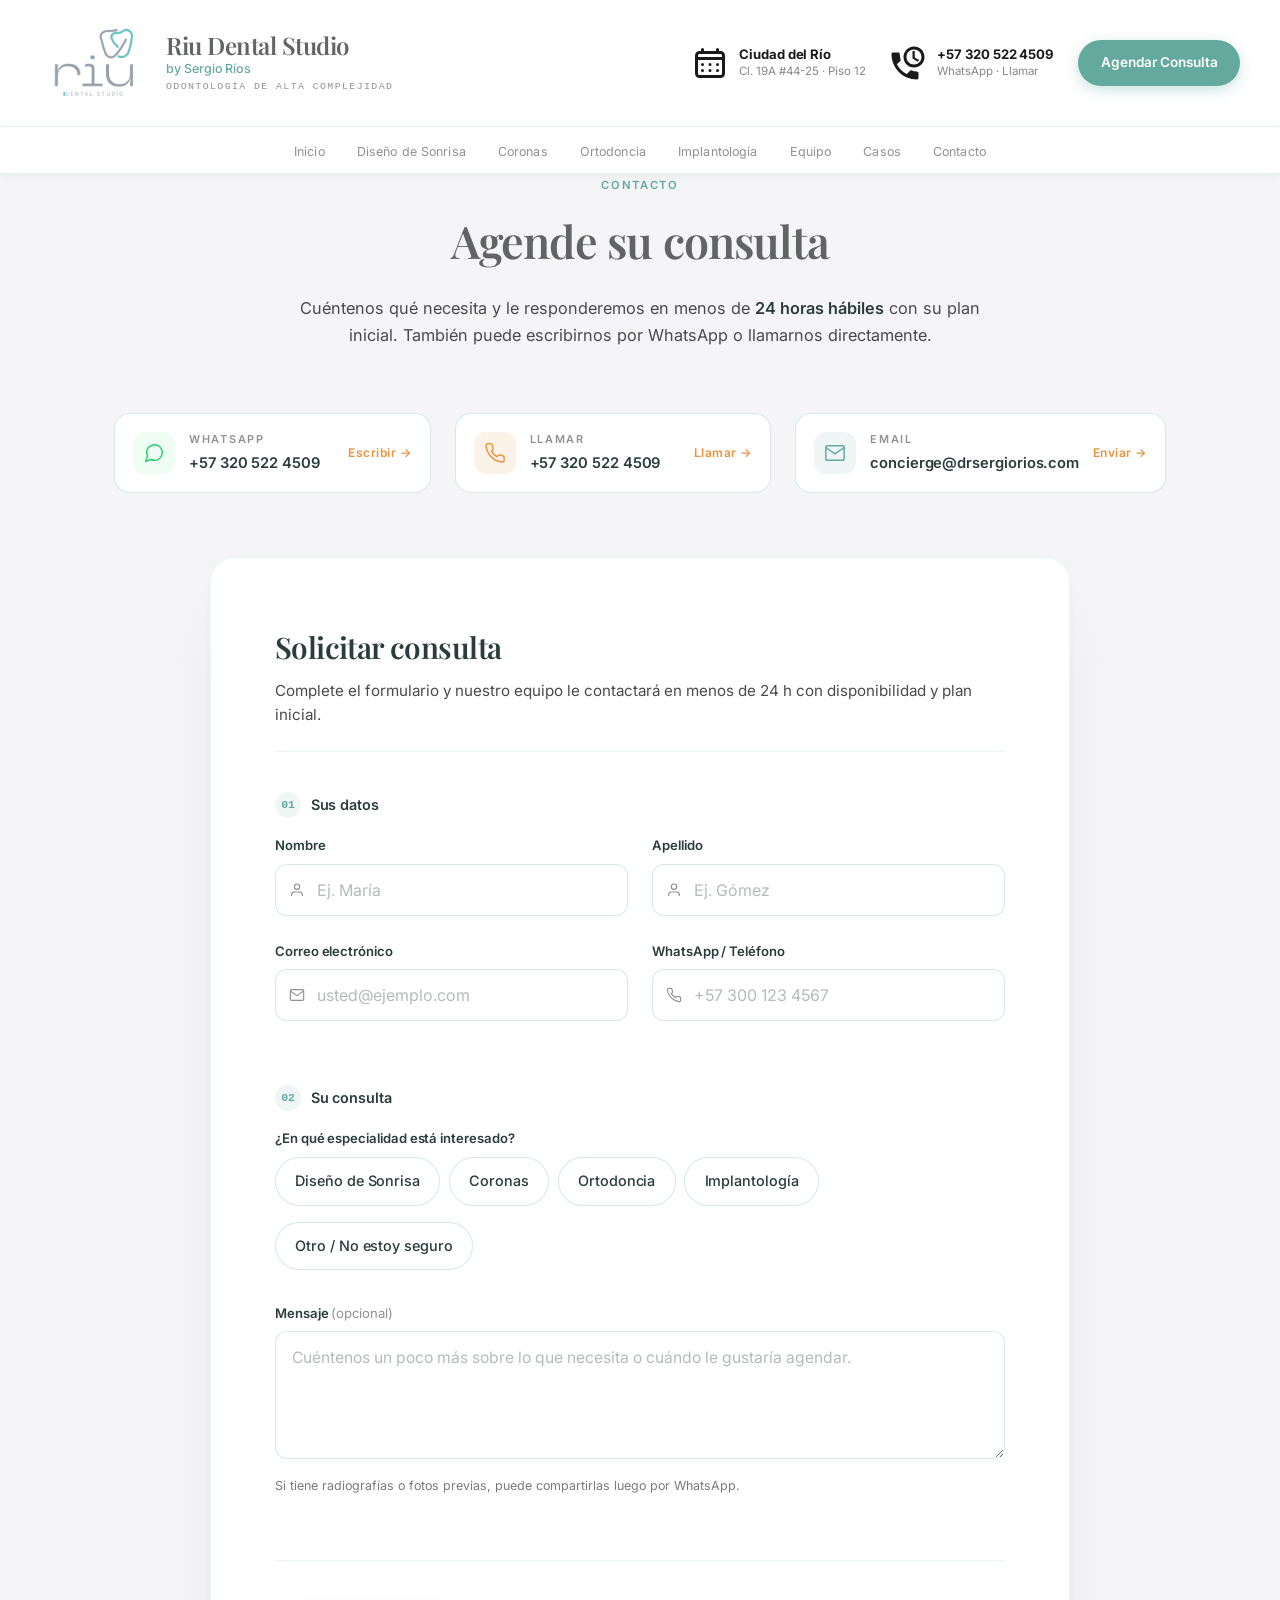
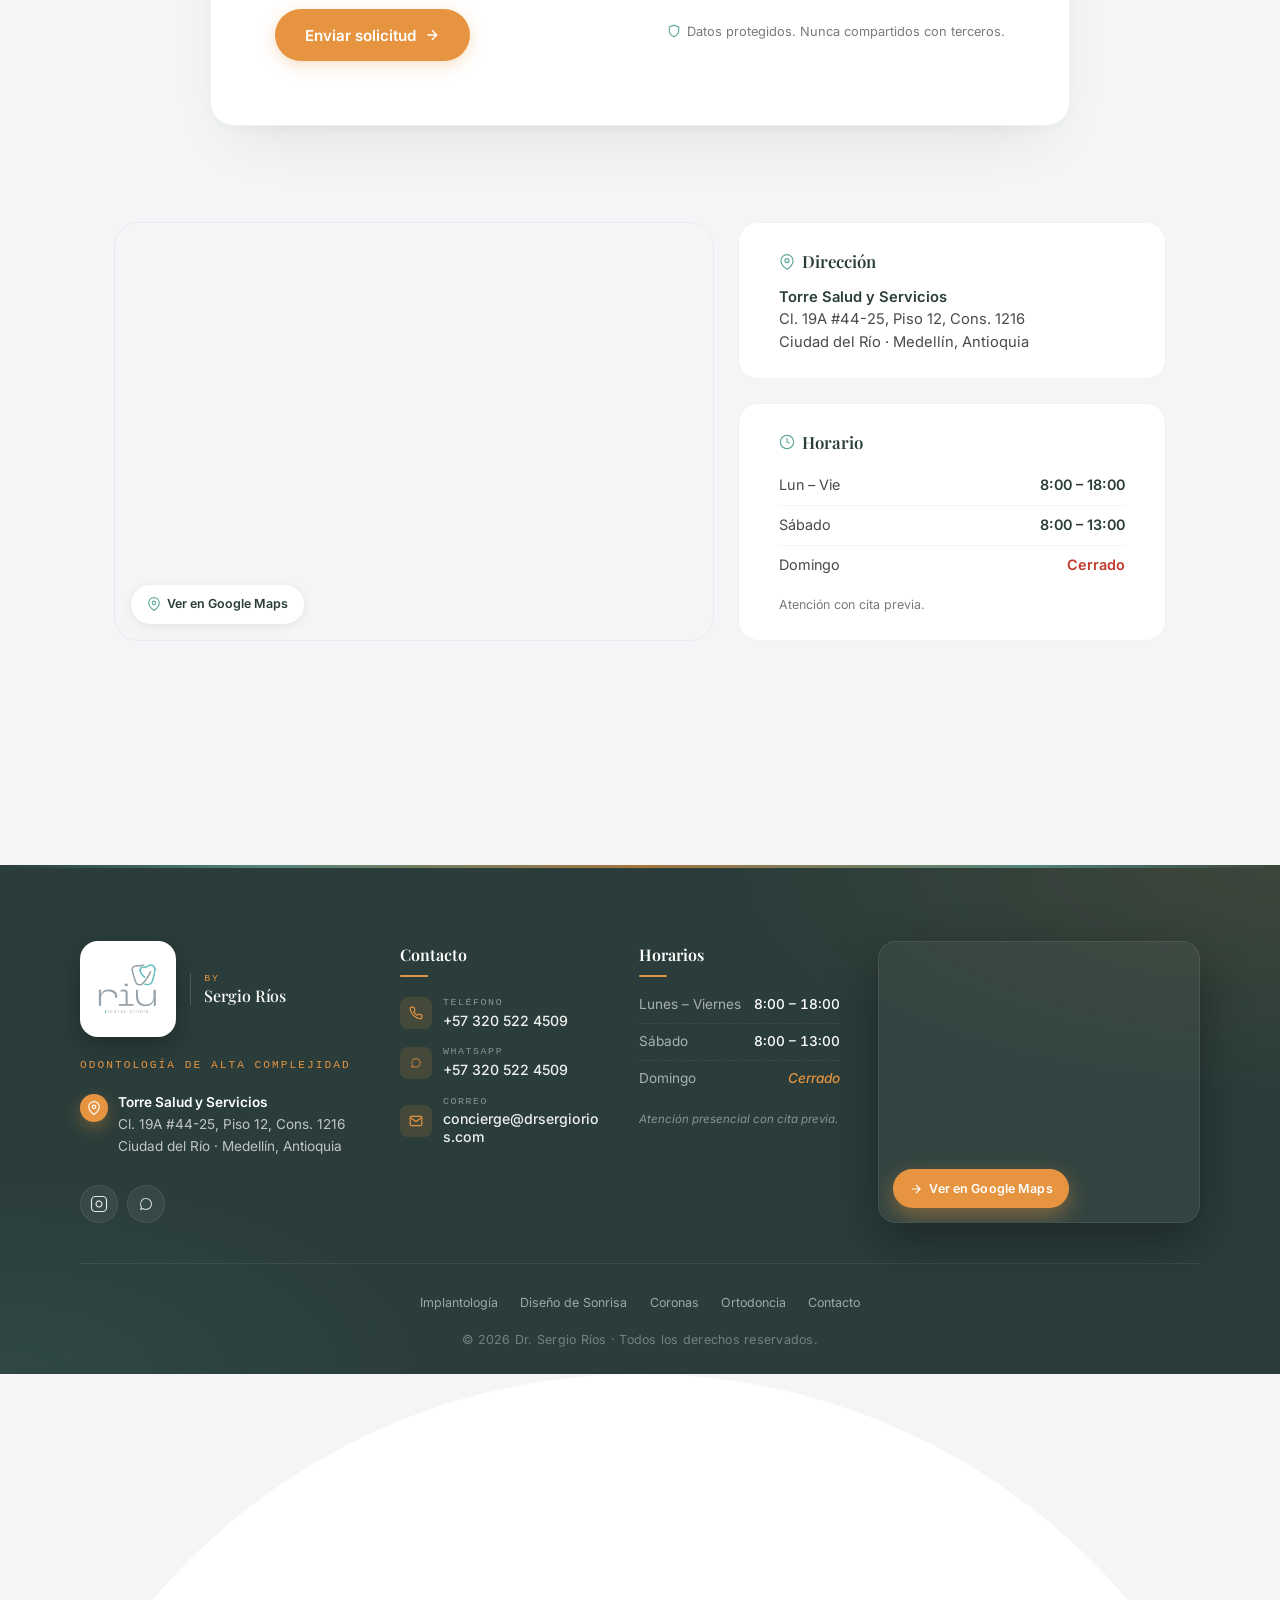
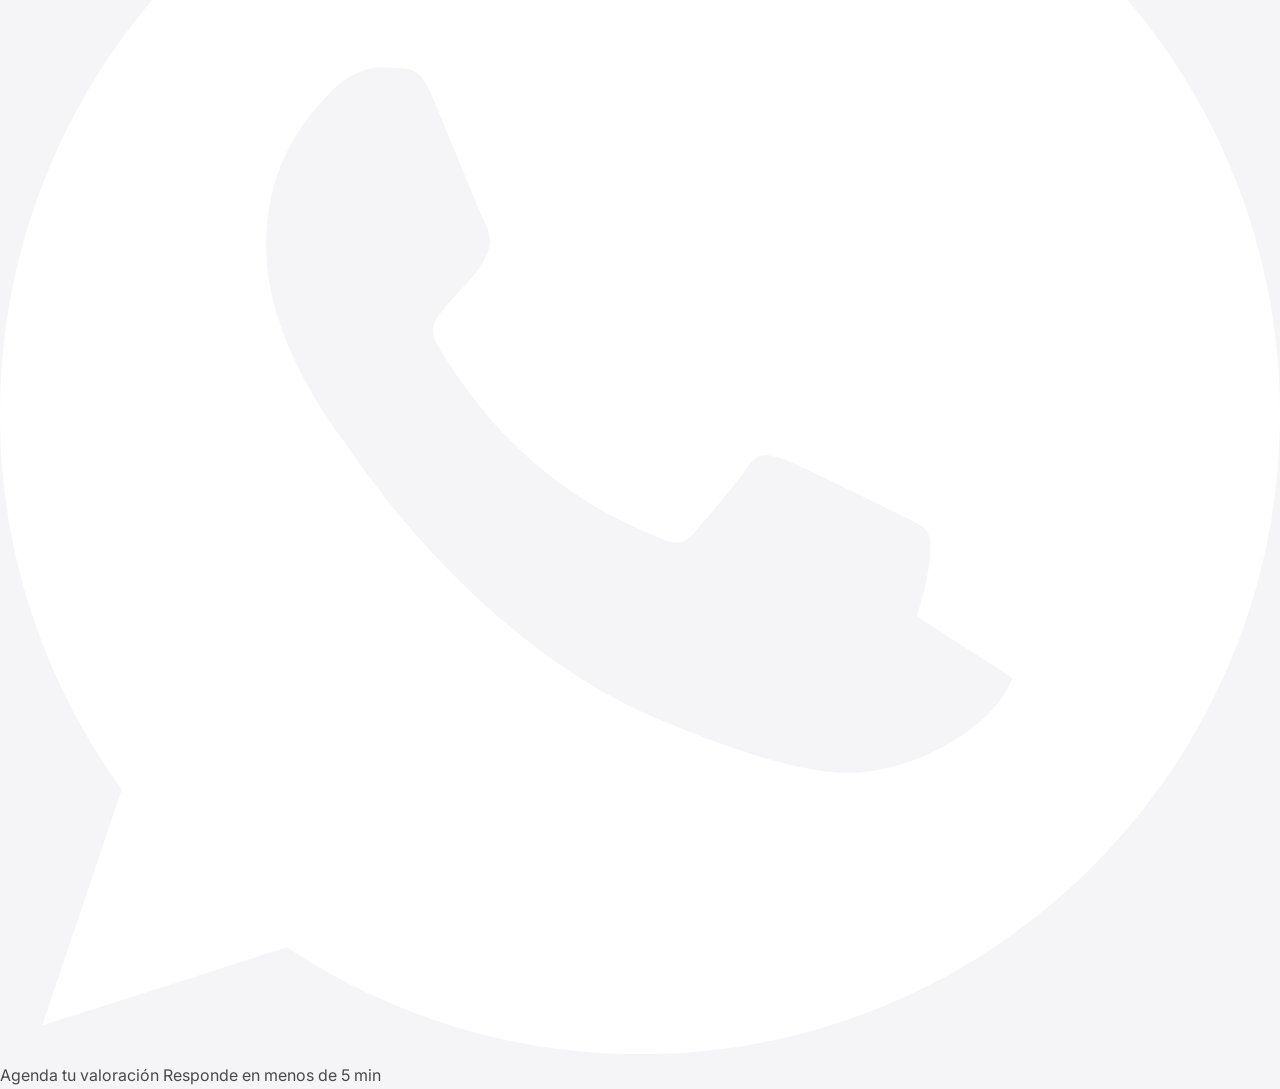
<file: contacto.html>
<!DOCTYPE html>
<html lang="es">
<head>
  <meta charset="UTF-8">
  <meta name="viewport" content="width=device-width, initial-scale=1.0">
  <title>Contacto y Agendar Consulta | Dr. Sergio Ríos · Medellín</title>
  <meta name="description" content="Agende su consulta con el Dr. Sergio Ríos en Medellín. Implantología, diseño de sonrisa, ortodoncia y coronas. WhatsApp directo · Respuesta en 24 h.">
  <link rel="icon" type="image/png" href="img/RIU.png">
  <link rel="apple-touch-icon" href="img/RIU.png">
  <meta name="theme-color" content="#f4faf9">
  <link rel="canonical" href="https://santiagooptinomics888.github.io/dr-sergio-rios-landing/contacto.html">
  <meta name="robots" content="index, follow, max-image-preview:large">
  <meta name="author" content="Dr. Sergio Ríos">
  <meta name="geo.region" content="CO-ANT">
  <meta name="geo.placename" content="Medellín">

  <!-- Open Graph / Facebook -->
  <meta property="og:type" content="article">
  <meta property="og:locale" content="es_CO">
  <meta property="og:site_name" content="Dr. Sergio Ríos · Riu Dental Studio">
  <meta property="og:url" content="https://santiagooptinomics888.github.io/dr-sergio-rios-landing/contacto.html">
  <meta property="og:title" content="Contacto y Agendar Consulta | Dr. Sergio Ríos · Medellín">
  <meta property="og:description" content="Agende su consulta con el Dr. Sergio Ríos en Medellín. Implantología, diseño de sonrisa, ortodoncia y coronas. WhatsApp directo · Respuesta en 24 h.">
  <meta property="og:image" content="https://santiagooptinomics888.github.io/dr-sergio-rios-landing/img/sergio%20rios.png">
  <meta property="og:image:width" content="1200">
  <meta property="og:image:height" content="630">
  <meta property="og:image:alt" content="Dr. Sergio Ríos — Odontólogo Implantólogo en Medellín">

  <!-- Twitter Card -->
  <meta name="twitter:card" content="summary_large_image">
  <meta name="twitter:title" content="Contacto y Agendar Consulta | Dr. Sergio Ríos · Medellín">
  <meta name="twitter:description" content="Agende su consulta con el Dr. Sergio Ríos en Medellín. Implantología, diseño de sonrisa, ortodoncia y coronas. WhatsApp directo · Respuesta en 24 h.">
  <meta name="twitter:image" content="https://santiagooptinomics888.github.io/dr-sergio-rios-landing/img/sergio%20rios.png">
  <link rel="preconnect" href="https://fonts.googleapis.com">
  <link rel="preconnect" href="https://fonts.gstatic.com" crossorigin>
  <link href="https://fonts.googleapis.com/css2?family=Playfair+Display:ital,wght@0,400;0,500;0,600;0,700;1,400;1,500&family=Inter:wght@300;400;500;600&display=swap" rel="stylesheet">
  <link rel="stylesheet" href="css/styles.css?v=70">
</head>
<body class="body--contact">

  <a href="#main-content" class="skip-link">Saltar al contenido principal</a>

  <header class="site-header" id="siteHeader">

    <!-- TOP BAR (desktop only · se oculta al hacer scroll · estilo OdontoSur) -->
    <div class="top-bar" aria-label="Información de contacto">
      <div class="top-bar__inner">
        <!-- LEFT: Logo + tagline -->
        <a href="index.html" class="top-bar__logo" aria-label="Riu Dental Studio — Inicio">
          <img class="top-bar__logo-mark" src="img/RIU.png" alt="Riu Dental Studio" width="120" height="120">
          <span class="top-bar__logo-text">
            <span class="top-bar__logo-name">Riu Dental Studio</span>
            <span class="top-bar__logo-tag">by Sergio Ríos</span>
            <span class="top-bar__logo-sub">Odontología de Alta Complejidad</span>
          </span>
        </a>

        <!-- RIGHT: Info cards + CTA -->
        <div class="top-bar__right">
          <span class="top-bar__info" aria-label="Dirección">
            <span class="top-bar__info-icon" aria-hidden="true">
              <svg xmlns="http://www.w3.org/2000/svg" viewBox="0 0 24 24">
                <path fill="currentColor" d="M12 14a1 1 0 1 0-1-1a1 1 0 0 0 1 1m5 0a1 1 0 1 0-1-1a1 1 0 0 0 1 1m-5 4a1 1 0 1 0-1-1a1 1 0 0 0 1 1m5 0a1 1 0 1 0-1-1a1 1 0 0 0 1 1M7 14a1 1 0 1 0-1-1a1 1 0 0 0 1 1M19 4h-1V3a1 1 0 0 0-2 0v1H8V3a1 1 0 0 0-2 0v1H5a3 3 0 0 0-3 3v12a3 3 0 0 0 3 3h14a3 3 0 0 0 3-3V7a3 3 0 0 0-3-3m1 15a1 1 0 0 1-1 1H5a1 1 0 0 1-1-1v-9h16Zm0-11H4V7a1 1 0 0 1 1-1h14a1 1 0 0 1 1 1ZM7 18a1 1 0 1 0-1-1a1 1 0 0 0 1 1"/>
              </svg>
            </span>
            <span class="top-bar__info-text">
              <strong>Ciudad del Río</strong>
              <span>Cl. 19A #44-25 · Piso 12</span>
            </span>
          </span>

          <a href="https://wa.me/573205224509?text=Hola%2C%20quiero%20agendar%20una%20valoraci%C3%B3n" class="top-bar__info top-bar__info--link" target="_blank" rel="noopener noreferrer" aria-label="WhatsApp">
            <span class="top-bar__info-icon" aria-hidden="true">
              <svg xmlns="http://www.w3.org/2000/svg" viewBox="0 0 24 24">
                <path fill="currentColor" d="M15.9 1C12.1 1.1 9 4.2 9 8c0 3.9 3.1 7 7 7s7-3.1 7-7s-3.1-7-7.1-7c.1 0 0 0 0 0m.1 2c2.8 0 5 2.2 5 5s-2.2 5-5 5s-5-2.2-5-5s2.2-5 5-5m-1 1v5l3.6 2.2l.8-1.2l-2.9-1.7V4zM4.6 12.8c1.4 2.8 3.8 5.2 6.6 6.6l2.2-2.2c.3-.3.7-.4 1-.2q1.65.6 3.6.6c.5 0 1 .5 1 1V22c0 .5-.5 1-1 1C8.6 23 1 15.4 1 6c0-.6.5-1 1-1h3.5c.6 0 1 .4 1 1q0 1.8.6 3.6c.1.4 0 .7-.2 1z"/>
              </svg>
            </span>
            <span class="top-bar__info-text">
              <strong>+57 320 522 4509</strong>
              <span>WhatsApp · Llamar</span>
            </span>
          </a>

          <a href="contacto.html" class="top-bar__cta">Agendar Consulta</a>
        </div>
      </div>
    </div>

    <!-- NAV BAR (sticky) -->
    <nav class="nav" id="nav" role="navigation" aria-label="Navegación principal">
      <div class="nav__progress" aria-hidden="true"></div>
      <div class="nav__inner">
        <a href="index.html" class="nav__logo nav__logo--riu nav__logo--mobile-only" aria-label="Riu by Sergio Ríos — Inicio">
          <img class="nav__logo-mark" src="img/RIU.png" alt="Riu Dental Studio" width="54" height="54">
          <span class="nav__logo-by">
            <span class="nav__logo-by-kicker">by</span>
            <span class="nav__logo-by-name">Sergio Ríos</span>
          </span>
        </a>
        <ul class="nav__links" id="navLinks">
          <li><a href="index.html#hero">Inicio</a></li>
          <li><a href="index.html#diseno-sonrisa">Diseño de Sonrisa</a></li>
          <li><a href="index.html#rehabilitacion">Coronas</a></li>
          <li><a href="index.html#ortodoncia">Ortodoncia</a></li>
          <li><a href="index.html#implantologia">Implantología</a></li>
          <li><a href="index.html#trayectoria">Equipo</a></li>
          <li><a href="index.html#galeria">Casos</a></li>
          <li><a href="contacto.html">Contacto</a></li>
        </ul>
        <a href="contacto.html" class="nav__cta nav__cta--mobile-only" role="button">Agendar Consulta</a>
        <button class="nav__hamburger" id="hamburger" aria-label="Abrir menú de navegación" aria-expanded="false" aria-controls="mobileMenu">
          <span></span><span></span><span></span>
        </button>
      </div>
    </nav>
  </header>
  <div class="mobile-menu" id="mobileMenu" role="dialog" aria-label="Menú de navegación" aria-hidden="true">
    <ul class="mobile-menu__links">
      <li><a href="index.html#trayectoria">Trayectoria</a></li>
      <li><a href="index.html#implantologia">Implantología</a></li>
      <li><a href="index.html#diseno-sonrisa">Diseño de Sonrisa</a></li>
      <li><a href="index.html#rehabilitacion">Coronas</a></li>
      <li><a href="index.html#ortodoncia">Ortodoncia</a></li>
    </ul>
  </div>

  <main id="main-content" class="ct ct--v2">
    <div class="ct__container">

      <!-- ══ HEADER ══ -->
      <div class="ct__header ct__header--centered">
        <p class="ct__tag">Contacto</p>
        <h1 class="ct__title">Agende su consulta</h1>
        <p class="ct__lead">Cuéntenos qué necesita y le responderemos en menos de <strong>24 horas hábiles</strong> con su plan inicial. También puede escribirnos por WhatsApp o llamarnos directamente.</p>
      </div>

      <!-- ══ QUICK CONTACT STRIP (3 cards on top) ══ -->
      <div class="ct__quick" role="region" aria-label="Contacto rápido">
        <a href="https://wa.me/573205224509" class="ct__quick-card ct__quick-card--wa" target="_blank" rel="noopener noreferrer">
          <span class="ct__quick-icon" aria-hidden="true">
            <svg width="22" height="22" viewBox="0 0 24 24" fill="none" stroke="currentColor" stroke-width="1.6"><path d="M21 11.5a8.38 8.38 0 0 1-.9 3.8 8.5 8.5 0 0 1-7.6 4.7 8.38 8.38 0 0 1-3.8-.9L3 21l1.9-5.7a8.38 8.38 0 0 1-.9-3.8 8.5 8.5 0 0 1 4.7-7.6 8.38 8.38 0 0 1 3.8-.9h.5a8.48 8.48 0 0 1 8 8v.5z"/></svg>
          </span>
          <span class="ct__quick-text">
            <span class="ct__quick-kicker">WhatsApp</span>
            <strong>+57 320 522 4509</strong>
          </span>
          <span class="ct__quick-cta">Escribir →</span>
        </a>
        <a href="tel:+573205224509" class="ct__quick-card ct__quick-card--phone">
          <span class="ct__quick-icon" aria-hidden="true">
            <svg width="22" height="22" viewBox="0 0 24 24" fill="none" stroke="currentColor" stroke-width="1.6"><path d="M22 16.92v3a2 2 0 0 1-2.18 2 19.79 19.79 0 0 1-8.63-3.07 19.5 19.5 0 0 1-6-6 19.79 19.79 0 0 1-3.07-8.67A2 2 0 0 1 4.11 2h3a2 2 0 0 1 2 1.72c.127.96.362 1.9.7 2.81a2 2 0 0 1-.45 2.11L8.09 9.91a16 16 0 0 0 6 6l1.27-1.27a2 2 0 0 1 2.11-.45c.91.338 1.85.573 2.81.7A2 2 0 0 1 22 16.92z"/></svg>
          </span>
          <span class="ct__quick-text">
            <span class="ct__quick-kicker">Llamar</span>
            <strong>+57 320 522 4509</strong>
          </span>
          <span class="ct__quick-cta">Llamar →</span>
        </a>
        <a href="mailto:concierge@drsergiorios.com" class="ct__quick-card ct__quick-card--email">
          <span class="ct__quick-icon" aria-hidden="true">
            <svg width="22" height="22" viewBox="0 0 24 24" fill="none" stroke="currentColor" stroke-width="1.6"><path d="M4 4h16c1.1 0 2 .9 2 2v12c0 1.1-.9 2-2 2H4c-1.1 0-2-.9-2-2V6c0-1.1.9-2 2-2z"/><polyline points="22,6 12,13 2,6"/></svg>
          </span>
          <span class="ct__quick-text">
            <span class="ct__quick-kicker">Email</span>
            <strong>concierge@drsergiorios.com</strong>
          </span>
          <span class="ct__quick-cta">Enviar →</span>
        </a>
      </div>

      <!-- ══ MAIN FORM CARD ══ -->
      <div class="ct__form-shell">
        <header class="ct__form-head">
          <h2 class="ct__form-title">Solicitar consulta</h2>
          <p class="ct__form-sub">Complete el formulario y nuestro equipo le contactará en menos de 24 h con disponibilidad y plan inicial.</p>
        </header>

        <form id="contactForm" class="ct__form" novalidate>

          <!-- Section: Sus datos -->
          <fieldset class="ct__sec">
            <legend class="ct__sec-title"><span class="ct__sec-step">01</span> Sus datos</legend>
            <div class="ct__f-row">
              <div class="ct__f-group">
                <label for="nombre">Nombre</label>
                <div class="ct__f-input">
                  <span class="ct__f-icon" aria-hidden="true">
                    <svg width="16" height="16" viewBox="0 0 24 24" fill="none" stroke="currentColor" stroke-width="1.7"><path d="M20 21v-2a4 4 0 0 0-4-4H8a4 4 0 0 0-4 4v2"/><circle cx="12" cy="7" r="4"/></svg>
                  </span>
                  <input type="text" id="nombre" name="nombre" required autocomplete="given-name" placeholder="Ej. María">
                </div>
                <p class="error-message" role="alert"></p>
              </div>
              <div class="ct__f-group">
                <label for="apellido">Apellido</label>
                <div class="ct__f-input">
                  <span class="ct__f-icon" aria-hidden="true">
                    <svg width="16" height="16" viewBox="0 0 24 24" fill="none" stroke="currentColor" stroke-width="1.7"><path d="M20 21v-2a4 4 0 0 0-4-4H8a4 4 0 0 0-4 4v2"/><circle cx="12" cy="7" r="4"/></svg>
                  </span>
                  <input type="text" id="apellido" name="apellido" required autocomplete="family-name" placeholder="Ej. Gómez">
                </div>
                <p class="error-message" role="alert"></p>
              </div>
            </div>
            <div class="ct__f-row">
              <div class="ct__f-group">
                <label for="email">Correo electrónico</label>
                <div class="ct__f-input">
                  <span class="ct__f-icon" aria-hidden="true">
                    <svg width="16" height="16" viewBox="0 0 24 24" fill="none" stroke="currentColor" stroke-width="1.7"><path d="M4 4h16c1.1 0 2 .9 2 2v12c0 1.1-.9 2-2 2H4c-1.1 0-2-.9-2-2V6c0-1.1.9-2 2-2z"/><polyline points="22,6 12,13 2,6"/></svg>
                  </span>
                  <input type="email" id="email" name="email" required autocomplete="email" placeholder="usted@ejemplo.com">
                </div>
                <p class="error-message" role="alert"></p>
              </div>
              <div class="ct__f-group">
                <label for="telefono">WhatsApp / Teléfono</label>
                <div class="ct__f-input">
                  <span class="ct__f-icon" aria-hidden="true">
                    <svg width="16" height="16" viewBox="0 0 24 24" fill="none" stroke="currentColor" stroke-width="1.7"><path d="M22 16.92v3a2 2 0 0 1-2.18 2 19.79 19.79 0 0 1-8.63-3.07 19.5 19.5 0 0 1-6-6 19.79 19.79 0 0 1-3.07-8.67A2 2 0 0 1 4.11 2h3a2 2 0 0 1 2 1.72c.13.96.36 1.9.7 2.81a2 2 0 0 1-.45 2.11L8.09 9.91a16 16 0 0 0 6 6l1.27-1.27a2 2 0 0 1 2.11-.45c.91.34 1.85.57 2.81.7A2 2 0 0 1 22 16.92z"/></svg>
                  </span>
                  <input type="tel" id="telefono" name="telefono" required autocomplete="tel" placeholder="+57 300 123 4567">
                </div>
                <p class="error-message" role="alert"></p>
              </div>
            </div>
          </fieldset>

          <!-- Section: Su consulta -->
          <fieldset class="ct__sec">
            <legend class="ct__sec-title"><span class="ct__sec-step">02</span> Su consulta</legend>

            <div class="ct__f-group">
              <label class="ct__chips-label">¿En qué especialidad está interesado?</label>
              <div class="ct__chips ct__chips--v2" role="radiogroup" aria-label="Interés clínico">
                <label class="ct__chip"><input type="radio" name="servicio" value="estetica"><span>Diseño de Sonrisa</span></label>
                <label class="ct__chip"><input type="radio" name="servicio" value="rehab"><span>Coronas</span></label>
                <label class="ct__chip"><input type="radio" name="servicio" value="ortodoncia"><span>Ortodoncia</span></label>
                <label class="ct__chip"><input type="radio" name="servicio" value="implantes"><span>Implantología</span></label>
                <label class="ct__chip"><input type="radio" name="servicio" value="otro"><span>Otro / No estoy seguro</span></label>
              </div>
            </div>

            <div class="ct__f-group">
              <label for="mensaje">Mensaje <span class="ct__opt">(opcional)</span></label>
              <textarea id="mensaje" name="mensaje" rows="4" placeholder="Cuéntenos un poco más sobre lo que necesita o cuándo le gustaría agendar."></textarea>
              <p class="ct__hint">Si tiene radiografías o fotos previas, puede compartirlas luego por WhatsApp.</p>
            </div>
          </fieldset>

          <div class="ct__form-footer">
            <button type="submit" class="ct__submit ct__submit--v2">
              <span>Enviar solicitud</span>
              <svg width="16" height="16" viewBox="0 0 24 24" fill="none" stroke="currentColor" stroke-width="2"><path d="M5 12h14M12 5l7 7-7 7"/></svg>
            </button>
            <p class="ct__safe">
              <svg width="14" height="14" viewBox="0 0 24 24" fill="none" stroke="currentColor" stroke-width="2"><path d="M12 22s8-4 8-10V5l-8-3-8 3v7c0 6 8 10 8 10z"/></svg>
              Datos protegidos. Nunca compartidos con terceros.
            </p>
          </div>
        </form>
      </div>

      <!-- ══ INFO ROW: Map + Hours + Address ══ -->
      <div class="ct__info">
        <div class="ct__info-map">
          <iframe src="https://maps.google.com/maps?q=Torre%20Salud%20y%20Servicios%20Cl.%2019A%20%2344-25%20Ciudad%20del%20R%C3%ADo%20Medell%C3%ADn&t=&z=17&ie=UTF8&iwloc=&output=embed" width="100%" height="100%" style="border:0;" allowfullscreen="" loading="lazy" referrerpolicy="no-referrer-when-downgrade" title="Ubicación del consultorio"></iframe>
          <a class="ct__map-label" href="https://www.google.com/maps/search/?api=1&query=Torre+Salud+y+Servicios+Cl+19A+44-25+Ciudad+del+R%C3%ADo+Medell%C3%ADn" target="_blank" rel="noopener noreferrer">
            <svg width="14" height="14" viewBox="0 0 24 24" fill="none" stroke="currentColor" stroke-width="2"><path d="M21 10c0 7-9 13-9 13s-9-6-9-13a9 9 0 0118 0z"/><circle cx="12" cy="10" r="3"/></svg>
            Ver en Google Maps
          </a>
        </div>
        <div class="ct__info-side">
          <div class="ct__info-card">
            <h3 class="ct__info-title">
              <svg width="16" height="16" viewBox="0 0 24 24" fill="none" stroke="currentColor" stroke-width="1.8"><path d="M21 10c0 7-9 13-9 13s-9-6-9-13a9 9 0 0118 0z"/><circle cx="12" cy="10" r="3"/></svg>
              Dirección
            </h3>
            <address class="ct__info-body">
              <strong>Torre Salud y Servicios</strong><br>
              Cl. 19A #44-25, Piso 12, Cons. 1216<br>
              Ciudad del Río · Medellín, Antioquia
            </address>
          </div>
          <div class="ct__info-card">
            <h3 class="ct__info-title">
              <svg width="16" height="16" viewBox="0 0 24 24" fill="none" stroke="currentColor" stroke-width="1.8"><circle cx="12" cy="12" r="10"/><polyline points="12 6 12 12 16 14"/></svg>
              Horario
            </h3>
            <ul class="ct__info-hours">
              <li><span>Lun – Vie</span><strong>8:00 – 18:00</strong></li>
              <li><span>Sábado</span><strong>8:00 – 13:00</strong></li>
              <li><span>Domingo</span><strong class="ct__info-hours-closed">Cerrado</strong></li>
            </ul>
            <p class="ct__info-note">Atención con cita previa.</p>
          </div>
        </div>
      </div>

    </div>
  </main>

  <footer class="footer footer--v2" role="contentinfo">
    <div class="container">
      <div class="footer__grid">
        <div class="footer__brand">
          <a href="index.html" class="footer__brand-logo" aria-label="Riu by Sergio Ríos">
            <img src="img/RIU.png" alt="Riu Dental Studio" width="68" height="68">
            <span class="footer__brand-by"><span>by</span> <strong>Sergio Ríos</strong></span>
          </a>
          <p class="footer__tagline">Odontología de Alta Complejidad</p>
          <address class="footer__location">
            <span class="footer__addr-pin" aria-hidden="true">
              <svg width="14" height="14" viewBox="0 0 24 24" fill="none" stroke="currentColor" stroke-width="2"><path d="M21 10c0 7-9 13-9 13s-9-6-9-13a9 9 0 0118 0z"/><circle cx="12" cy="10" r="3"/></svg>
            </span>
            <span><strong>Torre Salud y Servicios</strong><br>Cl. 19A #44-25, Piso 12, Cons. 1216<br>Ciudad del Río · Medellín, Antioquia</span>
          </address>
          <div class="footer__social" aria-label="Redes sociales">
            <a href="https://www.instagram.com/sergirios/" target="_blank" rel="noopener noreferrer" aria-label="Instagram"><svg width="18" height="18" viewBox="0 0 24 24" fill="none" stroke="currentColor" stroke-width="1.6" aria-hidden="true"><rect x="2" y="2" width="20" height="20" rx="5" ry="5"/><path d="M16 11.37A4 4 0 1 1 12.63 8 4 4 0 0 1 16 11.37z"/><line x1="17.5" y1="6.5" x2="17.51" y2="6.5"/></svg></a>
<a href="https://wa.me/573205224509" target="_blank" rel="noopener noreferrer" aria-label="WhatsApp"><svg width="18" height="18" viewBox="0 0 24 24" fill="currentColor" aria-hidden="true"><path d="M17.6 6.32A7.85 7.85 0 0 0 12.05 4a7.94 7.94 0 0 0-6.88 11.92L4 20l4.18-1.1a7.94 7.94 0 0 0 3.86 1h.01a7.94 7.94 0 0 0 7.94-7.93 7.86 7.86 0 0 0-2.39-5.65zm-5.55 12.2h-.01a6.6 6.6 0 0 1-3.36-.92l-.24-.14-2.48.65.66-2.42-.16-.25a6.59 6.59 0 0 1 10.24-8.16 6.55 6.55 0 0 1 1.93 4.66 6.6 6.6 0 0 1-6.58 6.58z"/></svg></a>
          </div>
        </div>

        <div class="footer__col">
          <h4>Contacto</h4>
          <ul class="footer__contact-list">
            <li><a href="tel:+573205224509"><span class="footer__ico"><svg width="14" height="14" viewBox="0 0 24 24" fill="none" stroke="currentColor" stroke-width="2"><path d="M22 16.92v3a2 2 0 0 1-2.18 2 19.79 19.79 0 0 1-8.63-3.07 19.5 19.5 0 0 1-6-6 19.79 19.79 0 0 1-3.07-8.67A2 2 0 0 1 4.11 2h3a2 2 0 0 1 2 1.72c.13.96.36 1.9.7 2.81a2 2 0 0 1-.45 2.11L8.09 9.91a16 16 0 0 0 6 6l1.27-1.27a2 2 0 0 1 2.11-.45c.91.34 1.85.57 2.81.7A2 2 0 0 1 22 16.92z"/></svg></span><span class="footer__contact-text"><span class="footer__contact-kicker">Teléfono</span><strong>+57 320 522 4509</strong></span></a></li>
            <li><a href="https://wa.me/573205224509" target="_blank" rel="noopener noreferrer"><span class="footer__ico"><svg width="14" height="14" viewBox="0 0 24 24" fill="currentColor"><path d="M17.6 6.32A7.85 7.85 0 0 0 12.05 4a7.94 7.94 0 0 0-6.88 11.92L4 20l4.18-1.1a7.94 7.94 0 0 0 3.86 1h.01a7.94 7.94 0 0 0 7.94-7.93 7.86 7.86 0 0 0-2.39-5.65zm-5.55 12.2h-.01a6.6 6.6 0 0 1-3.36-.92l-.24-.14-2.48.65.66-2.42-.16-.25a6.59 6.59 0 0 1 10.24-8.16 6.55 6.55 0 0 1 1.93 4.66 6.6 6.6 0 0 1-6.58 6.58z"/></svg></span><span class="footer__contact-text"><span class="footer__contact-kicker">WhatsApp</span><strong>+57 320 522 4509</strong></span></a></li>
            <li><a href="mailto:concierge@drsergiorios.com"><span class="footer__ico"><svg width="14" height="14" viewBox="0 0 24 24" fill="none" stroke="currentColor" stroke-width="2"><path d="M4 4h16c1.1 0 2 .9 2 2v12c0 1.1-.9 2-2 2H4c-1.1 0-2-.9-2-2V6c0-1.1.9-2 2-2z"/><polyline points="22,6 12,13 2,6"/></svg></span><span class="footer__contact-text"><span class="footer__contact-kicker">Correo</span><strong>concierge@drsergiorios.com</strong></span></a></li>
          </ul>
        </div>

        <div class="footer__col">
          <h4>Horarios</h4>
          <ul class="footer__hours">
            <li><span>Lunes – Viernes</span><strong>8:00 – 18:00</strong></li>
            <li><span>Sábado</span><strong>8:00 – 13:00</strong></li>
            <li><span>Domingo</span><strong class="footer__hours-closed">Cerrado</strong></li>
          </ul>
          <p class="footer__hours-note">Atención presencial con cita previa.</p>
        </div>

        <div class="footer__map">
          <iframe src="https://maps.google.com/maps?q=Torre%20Salud%20y%20Servicios%20Cl.%2019A%20%2344-25%20Ciudad%20del%20R%C3%ADo%20Medell%C3%ADn&t=&z=16&ie=UTF8&iwloc=&output=embed" width="100%" height="100%" style="border:0;" allowfullscreen="" loading="lazy" referrerpolicy="no-referrer-when-downgrade" title="Ubicación del consultorio"></iframe>
          <a class="footer__map-cta" href="https://www.google.com/maps/search/?api=1&query=Torre+Salud+y+Servicios+Cl+19A+44-25+Ciudad+del+R%C3%ADo+Medell%C3%ADn" target="_blank" rel="noopener noreferrer"><svg width="14" height="14" viewBox="0 0 24 24" fill="none" stroke="currentColor" stroke-width="2"><path d="M5 12h14M12 5l7 7-7 7"/></svg> Ver en Google Maps</a>
        </div>
      </div>

      <div class="footer__bottom">
        <ul class="footer__bottom-links">
          <li><a href="index.html#implantologia">Implantología</a></li>
          <li><a href="index.html#diseno-sonrisa">Diseño de Sonrisa</a></li>
          <li><a href="index.html#rehabilitacion">Coronas</a></li>
          <li><a href="index.html#ortodoncia">Ortodoncia</a></li>
          <li><a href="contacto.html">Contacto</a></li>
        </ul>
        <p class="footer__copyright">&copy; 2026 Dr. Sergio Ríos · Todos los derechos reservados.</p>
      </div>
    </div>
  </footer>

  <!-- WhatsApp Floating Button — Pill with CTA -->
  <a href="https://wa.me/573205224509?text=Hola%2C%20quiero%20agendar%20una%20valoraci%C3%B3n" class="wa-float" target="_blank" rel="noopener noreferrer" aria-label="Agenda tu valoración por WhatsApp">
    <span class="wa-float__icon" aria-hidden="true">
      <svg viewBox="0 0 32 32" fill="#fff"><path d="M16.004 0h-.008C7.174 0 0 7.176 0 16.004c0 3.5 1.128 6.744 3.046 9.378L1.054 31.29l6.118-1.958a15.907 15.907 0 008.832 2.672C24.826 32.004 32 24.828 32 16.004 32 7.176 24.826 0 16.004 0zm9.302 22.602c-.388 1.092-1.938 1.998-3.168 2.262-.838.18-1.932.322-5.618-1.208-4.712-1.956-7.746-6.74-7.982-7.054-.226-.314-1.886-2.512-1.886-4.79 0-2.278 1.194-3.398 1.618-3.862.388-.424.912-.614 1.218-.614.148 0 .282.008.402.014.424.018.636.042.916.71.348.834 1.198 2.914 1.302 3.126.106.212.212.496.076.79-.126.302-.236.436-.448.682-.212.246-.414.436-.626.7-.196.232-.414.48-.178.904.236.416 1.052 1.736 2.26 2.812 1.554 1.384 2.864 1.814 3.27 2.014.406.2.644.168.88-.1.246-.278 1.052-1.222 1.332-1.642.272-.42.552-.348.926-.21.38.138 2.404 1.134 2.816 1.34.412.21.686.314.786.486.098.172.098.998-.29 2.09z"/></svg>
    </span>
    <span class="wa-float__text">
      <span class="wa-float__cta">Agenda tu valoración</span>
      <span class="wa-float__sub">Responde en menos de 5 min</span>
    </span>
  </a>

  <script src="js/main.js?v=23"></script>
</body>
</html>
</file>
<file: css/styles.css>
/* ═══════════════════════════════════════════════════════════ */
/* DESIGN SYSTEM — Dr. Sergio Ríos                            */
/* Style: Soft UI Evolution (WCAG AA+)                        */
/* Typography: Playfair Display + Inter                       */
/* Generated with UI/UX Pro Max design intelligence           */
/* ═══════════════════════════════════════════════════════════ */

/* ─── Design Tokens ──────────────────────────────────────── */
:root {
  /* Color palette (user-specified) */
  --bg:            #e0f0ee;
  --bg-white:      #ffffff;
  --bg-soft:       #f4faf9;
  --bg-dark:       #2a3d3a;
  --title:         #626363;
  --accent:        #64a99e;
  --accent-soft:   rgba(100, 169, 158, 0.10);
  --accent-medium: rgba(100, 169, 158, 0.18);
  --secondary:     #909190;
  --cta:           #e79440;
  --cta-hover:     #d4832f;
  --cta-soft:      rgba(231, 148, 64, 0.12);
  --text:          #4a4a4a;
  --text-light:    #7a7a7a;
  --border:        rgba(100, 169, 158, 0.12);
  --border-strong: rgba(100, 169, 158, 0.25);

  /* Typography */
  --font-display: 'Playfair Display', Georgia, 'Times New Roman', serif;
  --font-body:    'Inter', -apple-system, BlinkMacSystemFont, 'Segoe UI', sans-serif;

  /* Spacing scale */
  --space-2xs: 0.25rem;
  --space-xs:  0.5rem;
  --space-sm:  1rem;
  --space-md:  1.5rem;
  --space-lg:  2.5rem;
  --space-xl:  4rem;
  --space-2xl: 6rem;
  --space-3xl: 8rem;

  /* Radii — Soft UI Evolution: 8-12px base */
  --radius-sm:  8px;
  --radius-md:  12px;
  --radius-lg:  18px;
  --radius-xl:  24px;
  --radius-2xl: 32px;
  --radius-full: 9999px;

  /* Shadows — Soft multi-layer (Soft UI Evolution) */
  --shadow-sm:   0 1px 3px rgba(42, 61, 58, 0.04), 0 1px 2px rgba(42, 61, 58, 0.06);
  --shadow-md:   0 4px 12px rgba(42, 61, 58, 0.05), 0 2px 4px rgba(42, 61, 58, 0.04);
  --shadow-lg:   0 10px 30px rgba(42, 61, 58, 0.07), 0 4px 8px rgba(42, 61, 58, 0.04);
  --shadow-xl:   0 20px 50px rgba(42, 61, 58, 0.08), 0 8px 16px rgba(42, 61, 58, 0.04);
  --shadow-cta:  0 4px 16px rgba(231, 148, 64, 0.30);
  --shadow-cta-hover: 0 8px 28px rgba(231, 148, 64, 0.40);

  /* Transitions — 200-300ms (Soft UI Evolution) */
  --ease:       cubic-bezier(0.4, 0, 0.2, 1);
  --transition: 250ms var(--ease);
  --transition-slow: 600ms var(--ease);

  /* Z-index scale (10, 20, 30, 50) */
  --z-base:    1;
  --z-sticky:  10;
  --z-overlay: 30;
  --z-modal:   50;
}

/* ─── Reduced Motion ─────────────────────────────────────── */
@media (prefers-reduced-motion: reduce) {
  *,
  *::before,
  *::after {
    animation-duration: 0.01ms !important;
    animation-iteration-count: 1 !important;
    transition-duration: 0.01ms !important;
    scroll-behavior: auto !important;
  }

  .reveal {
    opacity: 1 !important;
    transform: none !important;
  }
}

/* ─── Reset & Base ───────────────────────────────────────── */
*,
*::before,
*::after {
  margin: 0;
  padding: 0;
  box-sizing: border-box;
}

html {
  scroll-behavior: smooth;
  scroll-padding-top: 100px;
  font-size: 16px;
}

/* ─── Lenis smooth scroll integration ─────────────────────── */
html.lenis,
html.lenis body {
  height: auto;
}

html.lenis-smooth {
  scroll-behavior: auto !important;
}

html.lenis-smooth [data-lenis-prevent] {
  overscroll-behavior: contain;
}

.lenis.lenis-stopped {
  overflow: hidden;
}

body {
  font-family: var(--font-body);
  font-size: 1rem;
  line-height: 1.7;
  color: var(--text);
  background-color: var(--bg);
  -webkit-font-smoothing: antialiased;
  -moz-osx-font-smoothing: grayscale;
  overflow-x: hidden;
}

img {
  max-width: 100%;
  height: auto;
  display: block;
}

a {
  text-decoration: none;
  color: inherit;
  transition: color var(--transition);
}

ul { list-style: none; }

/* ─── Skip Link (Accessibility) ──────────────────────────── */
.skip-link {
  position: absolute;
  top: -100%;
  left: var(--space-sm);
  padding: 0.8rem 1.5rem;
  background: var(--accent);
  color: #fff;
  border-radius: var(--radius-sm);
  font-weight: 500;
  font-size: 0.875rem;
  z-index: 100;
  transition: top var(--transition);
}

.skip-link:focus {
  top: var(--space-sm);
  outline: 3px solid var(--cta);
  outline-offset: 2px;
}

/* ─── Focus States (Accessibility — visible 3-4px rings) ── */
*:focus-visible {
  outline: 3px solid var(--accent);
  outline-offset: 3px;
  border-radius: 4px;
}

/* ─── Screen reader-only text (for SEO/a11y context, not visible) ── */
.sr-only {
  position: absolute;
  width: 1px;
  height: 1px;
  padding: 0;
  margin: -1px;
  overflow: hidden;
  clip: rect(0, 0, 0, 0);
  white-space: nowrap;
  border: 0;
}

/* ─── Container ──────────────────────────────────────────── */
.container {
  max-width: 1200px;
  margin: 0 auto;
  padding: 0 var(--space-md);
}

@media (min-width: 1024px) {
  .container { padding: 0 var(--space-lg); }
}

/* ═══════════════════════════════════════════════════════════ */
/* TYPOGRAPHY SYSTEM                                          */
/* Playfair Display (headings) + Inter (body)                 */
/* ═══════════════════════════════════════════════════════════ */
.section-tag {
  font-family: var(--font-body);
  font-size: 0.75rem;
  font-weight: 600;
  letter-spacing: 0.15em;
  text-transform: uppercase;
  color: var(--accent);
  margin-bottom: var(--space-sm);
}

.section-tag--light { color: rgba(224, 240, 238, 0.8); }

.section-title {
  font-family: var(--font-display);
  font-size: clamp(2rem, 4vw, 3.2rem);
  font-weight: 600;
  color: var(--title);
  line-height: 1.15;
  margin-bottom: var(--space-md);
  letter-spacing: -0.01em;
}

.section-title em {
  font-style: italic;
  color: var(--accent);
}

.section-subtitle {
  font-size: 1.05rem;
  color: var(--secondary);
  max-width: 520px;
  line-height: 1.7;
}

.section-header {
  text-align: center;
  margin-bottom: var(--space-xl);
}

.section-header .section-subtitle { margin: 0 auto; }

/* ═══════════════════════════════════════════════════════════ */
/* BUTTONS — 44px min touch target, cursor-pointer, smooth    */
/* ═══════════════════════════════════════════════════════════ */
.btn {
  display: inline-flex;
  align-items: center;
  justify-content: center;
  gap: 0.5rem;
  min-height: 44px;
  padding: 0.75rem 1.8rem;
  border-radius: var(--radius-full);
  font-family: var(--font-body);
  font-size: 0.875rem;
  font-weight: 500;
  letter-spacing: 0.02em;
  transition: all var(--transition);
  cursor: pointer;
  border: none;
  white-space: nowrap;
  position: relative;
}

.btn--lg {
  padding: 0.9rem 2.2rem;
  font-size: 0.95rem;
}

.btn--primary {
  background: var(--cta);
  color: #fff;
  box-shadow: var(--shadow-cta);
}

.btn--primary:hover {
  background: var(--cta-hover);
  box-shadow: var(--shadow-cta-hover);
  transform: translateY(-2px);
}

.btn--primary:active {
  transform: translateY(0);
}

.btn--ghost {
  background: transparent;
  color: var(--title);
  border: 1.5px solid var(--border-strong);
}

.btn--ghost:hover {
  background: var(--accent);
  color: #fff;
  border-color: var(--accent);
}

.btn--secondary {
  background: rgba(231, 148, 64, 0.10);
  color: var(--cta);
  border: 1.5px solid var(--cta);
}

.btn--secondary:hover {
  background: var(--cta);
  color: #fff;
  border-color: var(--cta);
  box-shadow: var(--shadow-cta);
  transform: translateY(-2px);
}

.btn--secondary:active {
  transform: translateY(0);
}

.btn--light {
  background: rgba(255, 255, 255, 0.12);
  color: #fff;
  border: 1.5px solid rgba(255, 255, 255, 0.3);
  backdrop-filter: blur(8px);
}

.btn--light:hover {
  background: #fff;
  color: var(--bg-dark);
  border-color: #fff;
}

/* ═══════════════════════════════════════════════════════════ */
/* FLOATING NAVIGATION                                        */
/* top-4 left-4 right-4 spacing (UI Pro Max guideline)        */
/* ═══════════════════════════════════════════════════════════ */
.nav {
  position: fixed;
  top: 0;
  left: 0;
  right: 0;
  z-index: var(--z-sticky);
  padding: 0.6rem 0;
  border-radius: 0;
  transition: box-shadow var(--transition);
  background: #ffffff;
  border: none;
  border-bottom: 1px solid rgba(100, 169, 158, 0.16);
  box-shadow: 0 2px 12px rgba(42, 61, 58, 0.05);
}

.nav--scrolled {
  background: #ffffff;
  box-shadow: 0 4px 18px rgba(42, 61, 58, 0.08);
}

.nav__inner {
  max-width: 1200px;
  margin: 0 auto;
  padding: 0 var(--space-md);
  display: flex;
  align-items: center;
  justify-content: space-between;
  gap: var(--space-sm);
}

.nav__logo {
  display: flex;
  flex-direction: column;
  flex-shrink: 0;
}

.nav__logo-name {
  font-family: var(--font-display);
  font-size: 1.2rem;
  font-weight: 600;
  color: var(--title);
  line-height: 1.1;
}

.nav__logo-tag {
  font-size: 0.6rem;
  letter-spacing: 0.08em;
  color: var(--secondary);
  text-transform: uppercase;
}

/* ── Riu wordmark logo composition ───────────────── */
.nav__logo--riu {
  flex-direction: row;
  align-items: center;
  gap: 0.65rem;
  text-decoration: none;
}

.nav__logo--riu .nav__logo-mark {
  height: 104px;
  width: 104px;
  display: block;
  object-fit: contain;
  transition: transform 0.3s var(--ease);
}

.nav__logo--riu:hover .nav__logo-mark {
  transform: translateY(-1px);
}

.nav__logo-by {
  display: inline-flex;
  flex-direction: column;
  line-height: 1.1;
  border-left: 1px solid var(--border-strong, rgba(100, 169, 158, 0.25));
  padding-left: 0.65rem;
}

.nav__logo-by-kicker {
  font-family: var(--vo-mono, ui-monospace, monospace);
  font-size: 0.6rem;
  letter-spacing: 0.18em;
  text-transform: uppercase;
  color: var(--secondary, #909190);
  margin-bottom: 0.1rem;
}

.nav__logo-by-name {
  font-family: var(--font-display);
  font-size: 0.92rem;
  font-weight: 500;
  color: var(--title, #2a3d3a);
  letter-spacing: -0.005em;
}

@media (max-width: 768px) {
  .nav__logo--riu .nav__logo-mark { height: 76px; width: 76px; }
  .nav__logo-by { padding-left: 0.5rem; }
  .nav__logo-by-kicker { font-size: 0.55rem; }
  .nav__logo-by-name { font-size: 0.85rem; }
}

@media (max-width: 480px) {
  .nav__logo-by-kicker { display: none; }
  .nav__logo-by-name { font-size: 0.78rem; }
}

.nav__links {
  display: flex;
  align-items: center;
  gap: var(--space-md);
}

.nav__links a {
  font-size: 0.78rem;
  font-weight: 400;
  color: var(--secondary);
  letter-spacing: 0.01em;
  position: relative;
  white-space: nowrap;
  padding: 0.25rem 0;
}

.nav__links a::after {
  content: '';
  position: absolute;
  bottom: -2px;
  left: 0;
  width: 0;
  height: 2px;
  background: var(--accent);
  border-radius: 1px;
  transition: width var(--transition);
}

.nav__links a:hover,
.nav__links a.active {
  color: var(--title);
}

.nav__links a:hover::after,
.nav__links a.active::after {
  width: 100%;
}

.nav__cta {
  min-height: 44px;
  display: inline-flex;
  align-items: center;
  padding: 0.5rem 1.3rem;
  background: var(--cta);
  color: #fff;
  border-radius: var(--radius-full);
  font-size: 0.78rem;
  font-weight: 500;
  white-space: nowrap;
  transition: all var(--transition);
  box-shadow: var(--shadow-cta);
  cursor: pointer;
}

.nav__cta:hover {
  background: var(--cta-hover);
  transform: translateY(-1px);
  box-shadow: var(--shadow-cta-hover);
}

.nav__hamburger {
  display: none;
  flex-direction: column;
  justify-content: center;
  align-items: center;
  gap: 5px;
  width: 44px;
  height: 44px;
  background: none;
  border: none;
  cursor: pointer;
  padding: 8px;
}

.nav__hamburger span {
  display: block;
  width: 22px;
  height: 2px;
  background: var(--title);
  transition: all var(--transition);
  border-radius: 2px;
}

.nav__hamburger.active span:nth-child(1) {
  transform: rotate(45deg) translate(5px, 5px);
}
.nav__hamburger.active span:nth-child(2) { opacity: 0; }
.nav__hamburger.active span:nth-child(3) {
  transform: rotate(-45deg) translate(5px, -5px);
}

/* Mobile Menu */
.mobile-menu {
  position: fixed;
  inset: 0;
  background: rgba(224, 240, 238, 0.97);
  backdrop-filter: blur(24px);
  -webkit-backdrop-filter: blur(24px);
  z-index: var(--z-overlay);
  display: flex;
  align-items: center;
  justify-content: center;
  opacity: 0;
  pointer-events: none;
  transition: opacity var(--transition-slow);
}

.mobile-menu.active {
  opacity: 1;
  pointer-events: all;
}

.mobile-menu__links {
  text-align: center;
  display: flex;
  flex-direction: column;
  gap: var(--space-md);
}

.mobile-menu__links a {
  font-family: var(--font-display);
  font-size: 1.7rem;
  font-weight: 500;
  color: var(--title);
  transition: color var(--transition);
}

.mobile-menu__links a:hover { color: var(--accent); }

.mobile-menu__cta {
  display: inline-block;
  margin-top: var(--space-sm);
  padding: 0.8rem 2rem;
  background: var(--cta);
  color: #fff !important;
  border-radius: var(--radius-full);
  font-family: var(--font-body) !important;
  font-size: 1rem !important;
  box-shadow: var(--shadow-cta);
}

/* ═══════════════════════════════════════════════════════════ */
/* HERO SECTION                                               */
/* ═══════════════════════════════════════════════════════════ */
.hero {
  min-height: 100vh;
  display: flex;
  flex-direction: column;
  justify-content: center;
  padding: calc(100px + var(--space-xl)) 0 var(--space-xl);
  position: relative;
  overflow: hidden;
}

/* Ambient background orbs */
.hero__bg-orb {
  position: absolute;
  border-radius: 50%;
  filter: blur(80px);
  pointer-events: none;
}

.hero__bg-orb--1 {
  width: 500px;
  height: 500px;
  background: rgba(100, 169, 158, 0.12);
  top: -10%;
  right: -5%;
}

.hero__bg-orb--2 {
  width: 350px;
  height: 350px;
  background: rgba(231, 148, 64, 0.06);
  bottom: 10%;
  left: -5%;
}

.hero__content {
  max-width: 1200px;
  margin: 0 auto;
  padding: 0 var(--space-md);
  display: grid;
  grid-template-columns: 1fr 1fr;
  gap: var(--space-xl);
  align-items: center;
  position: relative;
  z-index: var(--z-base);
}

.hero__pre-title {
  font-size: 0.75rem;
  font-weight: 600;
  letter-spacing: 0.15em;
  text-transform: uppercase;
  color: var(--accent);
  margin-bottom: var(--space-sm);
}

.hero__title {
  font-family: var(--font-display);
  font-size: clamp(2.4rem, 5vw, 3.8rem);
  font-weight: 600;
  color: var(--title);
  line-height: 1.1;
  margin-bottom: var(--space-md);
  letter-spacing: -0.01em;
}

.hero__title em {
  font-style: italic;
  color: var(--accent);
}

.hero__subtitle {
  font-size: 1.05rem;
  color: var(--secondary);
  max-width: 480px;
  margin-bottom: var(--space-lg);
  line-height: 1.75;
}

.hero__actions {
  display: flex;
  gap: var(--space-sm);
  flex-wrap: wrap;
  margin-bottom: var(--space-lg);
}

/* Trust bar — social proof above the fold */
.hero__trust-bar {
  display: flex;
  flex-wrap: wrap;
  gap: var(--space-md);
  padding-top: var(--space-md);
  border-top: 1px solid var(--border);
}

.hero__trust-item {
  display: flex;
  align-items: center;
  gap: 0.4rem;
  font-size: 0.8rem;
  color: var(--secondary);
  font-weight: 400;
}

/* Hero image with floating badges */
.hero__image {
  position: relative;
}

.hero__image-frame {
  aspect-ratio: 3 / 4;
  border-radius: var(--radius-2xl);
  overflow: hidden;
  background: linear-gradient(145deg, rgba(100, 169, 158, 0.06), rgba(100, 169, 158, 0.02));
  border: 1px solid var(--border);
  box-shadow: var(--shadow-xl);
}

.hero__photo {
  width: 100%;
  height: 100%;
  object-fit: cover;
  object-position: center top;
  display: block;
}

/* Floating credential badges */
.hero__badge {
  position: absolute;
  display: flex;
  align-items: center;
  gap: 0.4rem;
  padding: 0.6rem 1rem;
  background: rgba(255, 255, 255, 0.9);
  backdrop-filter: blur(12px);
  -webkit-backdrop-filter: blur(12px);
  border-radius: var(--radius-md);
  border: 1px solid var(--border);
  box-shadow: var(--shadow-md);
  font-size: 0.75rem;
  font-weight: 500;
  color: var(--title);
}

.hero__badge--nyu {
  bottom: 25%;
  left: -10%;
}

.hero__badge--exp {
  top: 15%;
  right: -8%;
}

.hero__badge-number {
  font-family: var(--font-display);
  font-size: 1.2rem;
  font-weight: 700;
  color: var(--accent);
  line-height: 1;
}

/* Scroll indicator */
.hero__scroll-indicator {
  position: absolute;
  bottom: var(--space-lg);
  left: 50%;
  transform: translateX(-50%);
  display: flex;
  flex-direction: column;
  align-items: center;
  gap: var(--space-xs);
}

.hero__scroll-indicator span {
  font-size: 0.72rem;
  letter-spacing: 0.1em;
  text-transform: uppercase;
  color: var(--title);
}

.hero__scroll-arrow {
  animation: bounceDown 2.5s infinite;
}

@keyframes bounceDown {
  0%, 100% { transform: translateY(0); opacity: 0.6; }
  50%      { transform: translateY(8px); opacity: 1; }
}

/* ═══════════════════════════════════════════════════════════ */
/* TRAYECTORIA — Bento Grid                                   */
/* ═══════════════════════════════════════════════════════════ */
/* ─── TRAYECTORIA — Dark Premium Centered ─── */
.trayectoria {
  background: #141414 !important;
  padding: var(--space-3xl) 0 var(--space-2xl) !important;
  overflow: hidden;
}

/* ── Top: Portrait + Bio ── */
.tray__hero {
  display: flex;
  align-items: center;
  justify-content: center;
  gap: var(--space-2xl);
  max-width: 1360px;
  margin: 0 auto;
  padding: 0 var(--space-lg);
}

/* Portrait — large (transparent PNG: no rectangular bg/border) */
.tray__portrait {
  flex-shrink: 0;
  width: 560px;
  max-width: 48vw;
  position: relative;
  display: flex;
  align-items: center;
  justify-content: center;
}

.tray__portrait img {
  width: 100%;
  height: auto;
  max-height: 92vh;
  object-fit: contain;
  object-position: center;
  filter: drop-shadow(0 30px 40px rgba(0, 0, 0, 0.45));
}

/* Bio column */
.tray__bio {
  flex: 1;
  max-width: 540px;
}

.tray__tag {
  font-family: var(--font-body);
  font-size: 0.72rem;
  font-weight: 700;
  letter-spacing: 0.22em;
  text-transform: uppercase;
  color: var(--accent);
  margin-bottom: var(--space-sm);
}

.tray__name {
  font-family: var(--font-display);
  font-size: clamp(2rem, 3.2vw, 2.8rem);
  font-weight: 600;
  color: #ffffff;
  line-height: 1.15;
  margin-bottom: 0.35rem;
}

.tray__role {
  font-family: var(--font-display);
  font-size: 1.1rem;
  font-style: italic;
  color: var(--cta);
  margin-bottom: var(--space-lg);
}

.tray__quote {
  margin: 0 0 var(--space-lg);
  padding-left: var(--space-md);
  border-left: 3px solid var(--cta);
  font-family: var(--font-display);
  font-size: 1.05rem;
  font-style: italic;
  color: rgba(255, 255, 255, 0.85);
  line-height: 1.65;
}

.tray__desc {
  font-family: var(--font-body);
  font-size: 0.95rem;
  color: rgba(255, 255, 255, 0.65);
  line-height: 1.7;
  margin-bottom: var(--space-lg);
}

.tray__desc p {
  margin: 0 0 0.9rem;
}

.tray__desc p:last-child { margin-bottom: 0; }

.tray__desc strong {
  color: #ffffff;
  font-weight: 600;
}

/* Inline link */
.tray__link {
  display: inline-flex;
  align-items: center;
  gap: 0.45rem;
  font-family: var(--font-body);
  font-size: 0.85rem;
  font-weight: 600;
  color: var(--accent);
  text-decoration: none;
  letter-spacing: 0.03em;
  transition: color var(--transition);
}

.tray__link:hover { color: var(--cta); }
.tray__link svg { transition: transform var(--transition); }
.tray__link:hover svg { transform: translate(2px, -2px); }

/* ── Bottom: 4 credential cards in a row ── */
.tray__cards {
  display: grid;
  grid-template-columns: repeat(4, 1fr);
  gap: var(--space-sm);
  max-width: 1140px;
  margin: var(--space-2xl) auto 0;
  padding: var(--space-lg) var(--space-lg) 0;
  border-top: none;
}

.tray__card {
  padding: var(--space-md);
  border: none;
  border-radius: var(--radius-md);
  background: rgba(255, 255, 255, 0.03);
  transition: all var(--transition);
  text-align: center;
}

.tray__card:hover {
  background: rgba(255, 255, 255, 0.06);
  border: none;
  transform: translateY(-3px);
}

.tray__card-city {
  font-family: var(--font-body);
  font-size: 0.65rem;
  font-weight: 700;
  letter-spacing: 0.2em;
  text-transform: uppercase;
  color: var(--cta);
  display: block;
  margin-bottom: 0.4rem;
}

.tray__card-title {
  font-family: var(--font-display);
  font-size: 1rem;
  font-weight: 600;
  color: #ffffff;
  line-height: 1.3;
  margin-bottom: 0.3rem;
}

.tray__card-inst {
  font-family: var(--font-body);
  font-size: 0.75rem;
  font-weight: 400;
  color: rgba(255, 255, 255, 0.5);
  line-height: 1.45;
}

/* ═══════════════════════════════════════════════════════════ */
/* SERVICE SECTIONS                                           */
/* ═══════════════════════════════════════════════════════════ */
.service-legacy-unused { display: none; }

/* Implantología */
.service--implant {
  background: var(--bg-white);
  overflow: hidden;
}

.service__bg-pattern {
  position: absolute;
  top: 0;
  right: 0;
  width: 45%;
  height: 100%;
  overflow: hidden;
}

.service__bg-img {
  width: 100%;
  height: 100%;
  object-fit: cover;
  object-position: center;
  opacity: 0.07;
  filter: grayscale(40%);
}

.service__content {
  position: relative;
  z-index: var(--z-base);
  max-width: 640px;
}

.service__desc {
  font-size: 1.05rem;
  color: var(--secondary);
  line-height: 1.8;
  margin-bottom: var(--space-lg);
}

.service__features {
  display: flex;
  flex-direction: column;
  gap: var(--space-md);
  margin: var(--space-lg) 0;
}

.service__feature {
  display: flex;
  gap: var(--space-md);
  align-items: flex-start;
}

.service__feature-icon {
  flex-shrink: 0;
  width: 52px;
  height: 52px;
  display: flex;
  align-items: center;
  justify-content: center;
  background: var(--accent-soft);
  border-radius: var(--radius-md);
  transition: background var(--transition);
}

.service__feature:hover .service__feature-icon {
  background: var(--accent-medium);
}

.service__feature h3 {
  font-family: var(--font-display);
  font-size: 1.1rem;
  font-weight: 600;
  color: var(--title);
  margin-bottom: 0.2rem;
}

.service__feature p {
  font-size: 0.9rem;
  color: var(--secondary);
  line-height: 1.65;
}

/* Split layout services */
.service--smile { background: var(--bg); }

.service__split {
  display: grid;
  grid-template-columns: 1fr 1fr;
  gap: var(--space-xl);
  align-items: center;
}

.service__split--reverse { direction: rtl; }
.service__split--reverse > * { direction: ltr; }

.service__magazine-frame {
  border-radius: var(--radius-xl);
  overflow: hidden;
  background: var(--bg-white);
  border: 1px solid var(--border);
  box-shadow: var(--shadow-md);
  transition: box-shadow var(--transition);
}

.service__magazine-frame:hover {
  box-shadow: var(--shadow-lg);
}

.service__magazine-img {
  aspect-ratio: 4 / 5;
  overflow: hidden;
}

.service__magazine-photo {
  width: 100%;
  height: 100%;
  object-fit: cover;
  object-position: center;
  display: block;
  transition: transform 0.5s var(--ease);
}

.service__magazine-frame:hover .service__magazine-photo {
  transform: scale(1.03);
}

.service__magazine-caption {
  padding: var(--space-sm) var(--space-md);
  border-top: 1px solid var(--border);
}

.service__magazine-tag {
  font-size: 0.68rem;
  font-weight: 600;
  letter-spacing: 0.12em;
  text-transform: uppercase;
  color: var(--accent);
}

.service__highlights {
  display: flex;
  flex-direction: column;
  gap: 0.75rem;
  margin-bottom: var(--space-lg);
}

.service__highlight {
  display: flex;
  align-items: center;
  gap: var(--space-sm);
  font-size: 0.95rem;
  color: var(--text);
}

.service__highlight-dot {
  width: 8px;
  height: 8px;
  border-radius: 50%;
  background: var(--accent);
  flex-shrink: 0;
}

/* Rehabilitación — Case Study */
.service--rehab { background: var(--bg-white); }

.service__case-study {
  background: linear-gradient(145deg, var(--bg-soft), rgba(100, 169, 158, 0.03));
  border-radius: var(--radius-xl);
  border: 1px solid var(--border);
  padding: var(--space-xl);
  overflow: hidden;
  box-shadow: var(--shadow-sm);
}

.service__case-header { margin-bottom: var(--space-lg); }

.service__case-body {
  display: grid;
  grid-template-columns: 1fr 1fr;
  gap: var(--space-xl);
  align-items: center;
}

.service__case-visual {
  border-radius: var(--radius-lg);
  overflow: hidden;
}

.service__case-photo {
  width: 100%;
  height: 100%;
  object-fit: cover;
  object-position: center;
  display: block;
  aspect-ratio: 4 / 3;
  border-radius: var(--radius-lg);
}

.service__stats {
  display: grid;
  grid-template-columns: repeat(3, 1fr);
  gap: var(--space-md);
  margin-bottom: var(--space-lg);
}

.service__stat-number {
  font-family: var(--font-display);
  font-size: 2rem;
  font-weight: 700;
  color: var(--accent);
  line-height: 1;
  margin-bottom: 0.25rem;
}

.service__stat-label {
  font-size: 0.78rem;
  color: var(--secondary);
  line-height: 1.4;
}

/* Ortodoncia */
.service--ortho { background: var(--bg-white); }

.service__new-badge {
  display: inline-block;
  padding: 0.25rem 0.75rem;
  background: var(--cta-soft);
  color: var(--cta);
  font-size: 0.7rem;
  font-weight: 600;
  letter-spacing: 0.08em;
  text-transform: uppercase;
  border-radius: var(--radius-full);
  margin-bottom: var(--space-sm);
}

.service__ortho-frame {
  border-radius: var(--radius-xl);
  overflow: hidden;
  background: #fff;
  border: 1px solid var(--accent-medium);
  box-shadow: var(--shadow-md);
}

.service__ortho-photo {
  width: 100%;
  height: 100%;
  object-fit: cover;
  object-position: center;
  display: block;
  aspect-ratio: 4 / 5;
}

/* ═══════════════════════════════════════════════════════════ */
/* SERVICE SECTIONS — Dapper-inspired + Semrush dynamics      */
/* ═══════════════════════════════════════════════════════════ */

/* ── Keyframes for service sections ────────────── */
@keyframes svcBorderGlow {
  0%, 100% { opacity: 0.4; height: 0%; }
  50%      { opacity: 1; }
}

@keyframes svcShimmer {
  0%   { left: -100%; }
  100% { left: 200%; }
}

@keyframes svcNumberFloat {
  0%, 100% { transform: translateY(0); }
  50%      { transform: translateY(-6px); }
}

@keyframes svcPillPop {
  0%   { transform: scale(0.6) translateY(8px); opacity: 0; }
  70%  { transform: scale(1.08) translateY(-2px); opacity: 1; }
  100% { transform: scale(1) translateY(0); opacity: 1; }
}

@keyframes svcDividerDraw {
  0%   { width: 0; opacity: 0; }
  100% { width: 100%; opacity: 1; }
}

@keyframes svcStatCount {
  0%   { transform: translateY(20px); opacity: 0; }
  60%  { transform: translateY(-3px); opacity: 1; }
  100% { transform: translateY(0); opacity: 1; }
}

@keyframes svcImageReveal {
  0%   { clip-path: polygon(0 0, 0 0, 0 100%, 0 100%); }
  100% { clip-path: polygon(0 0, 100% 0, 100% 100%, 0 100%); }
}

@keyframes svcAccentFloat {
  0%, 100% { transform: translate(0, 0) rotate(0deg); }
  25%      { transform: translate(8px, -10px) rotate(3deg); }
  50%      { transform: translate(-4px, -16px) rotate(-2deg); }
  75%      { transform: translate(6px, -6px) rotate(1deg); }
}

.svc {
  padding: var(--space-2xl) 0 var(--space-3xl);
  background: var(--bg-white);
  position: relative;
  overflow: hidden;
}

/* Animated left accent bar */
.svc::before {
  content: '';
  position: absolute;
  top: 15%;
  left: 0;
  width: 3px;
  height: 0%;
  background: linear-gradient(180deg, var(--accent), var(--cta));
  border-radius: 0 4px 4px 0;
  transition: height 0.8s cubic-bezier(0.65, 0, 0.35, 1);
  z-index: 2;
}

.svc.visible::before {
  height: 70%;
}

.svc--alt { background: var(--bg); }

/* Animated divider — line draw */
.svc__divider {
  height: 1px;
  background: linear-gradient(90deg, transparent, var(--border-strong), transparent);
  margin-bottom: var(--space-xl);
  width: 0;
  opacity: 0;
  transition: none;
}

.svc__divider.visible {
  animation: svcDividerDraw 0.8s cubic-bezier(0.65, 0, 0.35, 1) forwards;
}

.svc__layout {
  display: grid;
  grid-template-columns: 1fr 1.15fr;
  gap: var(--space-xl);
  align-items: center;
}

.svc__layout--reverse {
  grid-template-columns: 1.15fr 1fr;
  direction: rtl;
}

.svc__layout--reverse > * { direction: ltr; }

/* ── Number with parallax + float ──────────────── */
.svc__number {
  font-family: var(--font-display);
  font-size: clamp(4rem, 8vw, 7rem);
  font-weight: 700;
  color: var(--accent-soft);
  line-height: 0.85;
  display: block;
  margin-bottom: var(--space-xs);
  letter-spacing: -0.04em;
  transition: color 0.6s var(--ease), transform 0.6s var(--ease), text-shadow 0.6s var(--ease);
  will-change: transform;
}

.svc:hover .svc__number {
  color: var(--accent-medium);
  text-shadow: 0 8px 30px rgba(100, 169, 158, 0.15);
}

/* ── Title with gradient em ─────────────────────── */
.svc__title {
  font-family: var(--font-display);
  font-size: clamp(1.8rem, 3.5vw, 2.6rem);
  font-weight: 600;
  color: var(--title);
  line-height: 1.12;
  margin-bottom: var(--space-md);
  letter-spacing: -0.01em;
}

.svc__title em {
  font-style: italic;
  background: linear-gradient(135deg, var(--accent), #4ec6b8);
  -webkit-background-clip: text;
  -webkit-text-fill-color: transparent;
  background-clip: text;
}

/* ── Description with fade-in ──────────────────── */
.svc__desc {
  font-size: 1rem;
  color: var(--secondary);
  line-height: 1.75;
  margin-bottom: var(--space-lg);
  max-width: 480px;
}

/* ── Pills with staggered pop-in ───────────────── */
.svc__pills {
  display: flex;
  flex-wrap: wrap;
  gap: 0.5rem;
  margin-bottom: var(--space-lg);
}

.svc__pill {
  padding: 0.4rem 0.9rem;
  background: var(--accent-soft);
  color: var(--accent);
  font-size: 0.75rem;
  font-weight: 500;
  border-radius: var(--radius-full);
  letter-spacing: 0.02em;
  border: 1px solid transparent;
  cursor: default;
  opacity: 0;
  transform: scale(0.6) translateY(8px);
  transition: background 0.3s var(--ease), color 0.3s var(--ease),
              border-color 0.3s var(--ease), transform 0.3s var(--ease),
              box-shadow 0.3s var(--ease);
}

.svc__text.visible .svc__pill {
  animation: svcPillPop 0.5s cubic-bezier(0.34, 1.56, 0.64, 1) forwards;
}

.svc__text.visible .svc__pill:nth-child(1) { animation-delay: 0.15s; }
.svc__text.visible .svc__pill:nth-child(2) { animation-delay: 0.25s; }
.svc__text.visible .svc__pill:nth-child(3) { animation-delay: 0.35s; }
.svc__text.visible .svc__pill:nth-child(4) { animation-delay: 0.45s; }

.svc__pill:hover {
  background: var(--accent);
  color: #fff;
  transform: translateY(-2px) scale(1.05);
  box-shadow: 0 4px 12px rgba(100, 169, 158, 0.3);
}

/* ── Credential badge with glow ────────────────── */
.svc__credential {
  display: inline-flex;
  align-items: center;
  gap: 0.5rem;
  padding: 0.5rem 1rem;
  background: var(--bg-soft);
  border-radius: var(--radius-full);
  border: 1px solid var(--border);
  font-size: 0.75rem;
  font-weight: 500;
  color: var(--accent);
  margin-bottom: var(--space-lg);
  transition: all 0.3s var(--ease);
}

.svc__credential:hover {
  border-color: var(--accent);
  box-shadow: 0 0 20px rgba(100, 169, 158, 0.15);
  transform: translateY(-1px);
}

.service__new-badge {
  display: inline-block;
  padding: 0.25rem 0.75rem;
  background: var(--cta-soft);
  color: var(--cta);
  font-size: 0.7rem;
  font-weight: 600;
  letter-spacing: 0.08em;
  text-transform: uppercase;
  border-radius: var(--radius-full);
  margin-bottom: var(--space-xs);
}

/* ── Actions with enhanced CTA ─────────────────── */
.svc__actions {
  display: flex;
  align-items: center;
  gap: var(--space-md);
  flex-wrap: wrap;
}

.svc__actions .btn--primary {
  position: relative;
  overflow: hidden;
}

/* Shimmer sweep on CTA */
.svc__actions .btn--primary::after {
  content: '';
  position: absolute;
  top: 0;
  left: -100%;
  width: 50%;
  height: 100%;
  background: linear-gradient(90deg, transparent, rgba(255,255,255,0.2), transparent);
  transition: none;
  pointer-events: none;
}

.svc__actions .btn--primary:hover::after {
  animation: svcShimmer 0.6s ease forwards;
}

.svc__link {
  display: inline-flex;
  align-items: center;
  gap: 0.4rem;
  font-size: 0.88rem;
  font-weight: 500;
  color: var(--title);
  cursor: pointer;
  position: relative;
  padding: 0.4rem 0;
  transition: color var(--transition);
}

.svc__link svg { transition: transform 0.3s var(--ease); }
.svc__link:hover { color: var(--accent); }
.svc__link:hover svg { transform: translate(3px, -3px); }

.svc__link::after {
  content: '';
  position: absolute;
  bottom: 0;
  left: 0;
  width: 0;
  height: 1.5px;
  background: var(--accent);
  transition: width 0.3s var(--ease);
}

.svc__link:hover::after { width: 100%; }

/* ── Stats with animated entrance ──────────────── */
.svc__stats {
  display: flex;
  gap: var(--space-lg);
  margin-bottom: var(--space-lg);
  padding: var(--space-md) 0;
  border-top: 1px solid var(--border);
  border-bottom: 1px solid var(--border);
}

.svc__stat {
  opacity: 0;
  transform: translateY(20px);
  transition: opacity 0.5s var(--ease), transform 0.5s cubic-bezier(0.34, 1.56, 0.64, 1);
}

.svc__text.visible .svc__stat:nth-child(1) { opacity: 1; transform: translateY(0); transition-delay: 0.2s; }
.svc__text.visible .svc__stat:nth-child(2) { opacity: 1; transform: translateY(0); transition-delay: 0.35s; }
.svc__text.visible .svc__stat:nth-child(3) { opacity: 1; transform: translateY(0); transition-delay: 0.5s; }

.svc__stat-number {
  font-family: var(--font-display);
  font-size: 2rem;
  font-weight: 700;
  color: var(--accent);
  line-height: 1;
  margin-bottom: 0.2rem;
  transition: transform 0.3s var(--ease);
}

.svc__stat:hover .svc__stat-number {
  transform: scale(1.1);
}

.svc__stat-label {
  font-size: 0.75rem;
  color: var(--secondary);
  line-height: 1.3;
}

/* Images — Overlapping broken grid + reveal + float */
.svc__visual {
  position: relative;
  z-index: 1;
}

.svc__img-wrapper {
  border-radius: var(--radius-xl);
  overflow: hidden;
  box-shadow: var(--shadow-xl);
  position: relative;
  z-index: 2;
  transition: box-shadow 0.5s var(--ease), transform 0.5s var(--ease);
}

/* Clip-path curtain reveal on scroll */
.reveal-right .svc__img-wrapper,
.reveal-left .svc__img-wrapper {
  clip-path: polygon(0 0, 0 0, 0 100%, 0 100%);
  transition: clip-path 0s;
}

.reveal-right.visible .svc__img-wrapper,
.reveal-left.visible .svc__img-wrapper {
  animation: svcImageReveal 0.9s cubic-bezier(0.65, 0, 0.35, 1) 0.2s forwards;
}

.svc__img-wrapper:hover {
  box-shadow: 0 20px 60px rgba(42, 61, 58, 0.14), 0 8px 20px rgba(42, 61, 58, 0.08);
  transform: translateY(-6px);
}

/* Variant: rotating banner inside the wrapper (needs explicit ratio) */
.svc__img-wrapper--banner {
  aspect-ratio: 4 / 5;
  min-height: 420px;
}

.svc__banner {
  border-radius: inherit;
}

.svc__banner-badge {
  position: absolute;
  bottom: 1rem;
  left: 1rem;
  display: inline-flex;
  flex-direction: column;
  padding: 0.7rem 1.1rem;
  background: rgba(255, 255, 255, 0.94);
  backdrop-filter: blur(10px);
  -webkit-backdrop-filter: blur(10px);
  border-radius: 14px;
  box-shadow: 0 8px 24px rgba(42, 61, 58, 0.18);
  z-index: 2;
  line-height: 1.1;
}

.svc__banner-badge-num {
  font-family: var(--font-display);
  font-size: 1.5rem;
  font-weight: 600;
  color: var(--cta);
  letter-spacing: -0.01em;
}

.svc__banner-badge-label {
  font-size: 0.7rem;
  font-weight: 600;
  letter-spacing: 0.08em;
  text-transform: uppercase;
  color: var(--bg-dark);
  margin-top: 0.1rem;
}

.svc__img {
  width: 100%;
  display: block;
  aspect-ratio: 4 / 5;
  object-fit: cover;
  object-position: center;
  transition: transform 0.8s cubic-bezier(0.34, 1.56, 0.64, 1);
}

.svc__img-wrapper:hover .svc__img { transform: scale(1.06); }

/* Floating accent image */
.svc__img-accent {
  position: absolute;
  bottom: -20px;
  right: -20px;
  width: 42%;
  z-index: 3;
  border-radius: var(--radius-lg);
  overflow: hidden;
  box-shadow: var(--shadow-lg);
  border: 3px solid var(--bg-white);
  transition: transform 0.5s var(--ease), box-shadow 0.5s var(--ease);
}

.svc__visual:hover .svc__img-accent {
  animation: svcAccentFloat 3s ease-in-out infinite;
  box-shadow: 0 12px 30px rgba(42, 61, 58, 0.12);
}

.svc__img-accent--left { right: auto; left: -20px; }
.svc__img--small { aspect-ratio: 1 / 1; }

@media (max-width: 1024px) {
  .svc__layout,
  .svc__layout--reverse {
    grid-template-columns: 1fr;
    direction: ltr;
  }
  .svc__visual { max-width: 500px; margin: 0 auto; }
  .svc__img-accent { width: 35%; bottom: -12px; right: -12px; }
  .svc__img-accent--left { right: auto; left: -12px; }
}

@media (max-width: 768px) {
  .svc { padding: var(--space-xl) 0 var(--space-2xl); }
  .svc__number { font-size: 3.5rem; }
  .svc__stats { flex-direction: column; gap: var(--space-sm); }
  .svc__img-accent { display: none; }
}

@media (max-width: 480px) {
  .svc__title { font-size: 1.6rem; }
  .svc__pills { gap: 0.35rem; }
  .svc__pill { font-size: 0.68rem; padding: 0.3rem 0.7rem; }
}

/* ─── Service Progress Connector ─────────────────────────── */
.svc-progress {
  position: fixed;
  right: 28px;
  top: 50%;
  transform: translateY(-50%);
  z-index: var(--z-sticky);
  display: flex;
  flex-direction: column;
  align-items: center;
  opacity: 0;
  transition: opacity 0.5s var(--ease);
  pointer-events: none;
}

.svc-progress--visible {
  opacity: 1;
  pointer-events: auto;
}

.svc-progress__track {
  width: 2px;
  height: 120px;
  background: var(--border-strong);
  border-radius: 2px;
  position: relative;
  overflow: hidden;
}

.svc-progress__fill {
  position: absolute;
  top: 0;
  left: 0;
  width: 100%;
  height: 0%;
  background: linear-gradient(180deg, var(--accent), var(--cta));
  border-radius: 2px;
  transition: height 0.4s var(--ease);
}

.svc-progress__dots {
  position: absolute;
  top: 0;
  left: 50%;
  transform: translateX(-50%);
  height: 100%;
  display: flex;
  flex-direction: column;
  justify-content: space-between;
  padding: 0;
}

.svc-progress__dot {
  width: 10px;
  height: 10px;
  border-radius: 50%;
  background: var(--bg-white);
  border: 2px solid var(--border-strong);
  transition: all 0.4s cubic-bezier(0.34, 1.56, 0.64, 1);
  cursor: pointer;
  pointer-events: auto;
}

.svc-progress__dot--active {
  background: var(--accent);
  border-color: var(--accent);
  transform: scale(1.4);
  box-shadow: 0 0 12px rgba(100, 169, 158, 0.5);
}

.svc-progress__dot--passed {
  background: var(--accent);
  border-color: var(--accent);
}

@media (max-width: 1024px) {
  .svc-progress { display: none; }
}

/* ─── Discover Expandable Panels ─────────────────────────── */

/* ── Keyframes ─────────────────────────────────── */
@keyframes discoverShimmer {
  0%   { background-position: -200% 0; }
  100% { background-position: 200% 0; }
}

@keyframes discoverFloat {
  0%, 100% { transform: translateY(0) rotate(0deg); }
  33%      { transform: translateY(-12px) rotate(2deg); }
  66%      { transform: translateY(6px) rotate(-1deg); }
}

@keyframes discoverFloat2 {
  0%, 100% { transform: translateY(0) rotate(0deg); }
  50%      { transform: translateY(-18px) rotate(-3deg); }
}

@keyframes discoverPulseRing {
  0%   { transform: scale(1); opacity: 0.5; }
  100% { transform: scale(1.8); opacity: 0; }
}

@keyframes discoverBlob {
  0%, 100% { border-radius: 42% 58% 70% 30% / 45% 45% 55% 55%; transform: rotate(0deg) scale(1); }
  25%      { border-radius: 70% 30% 50% 50% / 30% 60% 40% 70%; transform: rotate(90deg) scale(1.05); }
  50%      { border-radius: 30% 60% 70% 40% / 50% 60% 30% 60%; transform: rotate(180deg) scale(0.97); }
  75%      { border-radius: 55% 45% 30% 70% / 65% 35% 60% 40%; transform: rotate(270deg) scale(1.03); }
}

@keyframes discoverGradientMove {
  0%   { background-position: 0% 50%; }
  50%  { background-position: 100% 50%; }
  100% { background-position: 0% 50%; }
}

@keyframes discoverRevealClip {
  0%   { clip-path: inset(8% 8% 8% 8% round 18px); }
  100% { clip-path: inset(0% 0% 0% 0% round 18px); }
}

@keyframes discoverScaleIn {
  0%   { transform: scale(0.85) rotate(-2deg); opacity: 0; }
  100% { transform: scale(1) rotate(0deg); opacity: 1; }
}

@keyframes discoverSlideUp {
  0%   { transform: translateY(30px) scale(0.96); opacity: 0; }
  100% { transform: translateY(0) scale(1); opacity: 1; }
}

@keyframes discoverLineGrow {
  0%   { width: 0; }
  100% { width: 60px; }
}

@keyframes discoverDotPulse {
  0%, 100% { opacity: 0.15; transform: scale(1); }
  50%      { opacity: 0.4; transform: scale(1.5); }
}

/* ── Button ────────────────────────────────────── */
.svc__discover-btn {
  background: none;
  border: none;
  font-family: inherit;
  position: relative;
}

.svc__discover-btn[aria-expanded="true"] {
  color: var(--accent);
}

.svc__discover-icon {
  transition: transform 0.5s cubic-bezier(0.34, 1.56, 0.64, 1);
}

.svc__discover-btn[aria-expanded="true"] .svc__discover-icon {
  transform: rotate(225deg) scale(1.15);
}

/* ── Panel container ───────────────────────────── */
.svc__discover {
  display: grid;
  grid-template-rows: 0fr;
  transition: grid-template-rows 0.7s cubic-bezier(0.65, 0, 0.35, 1),
              opacity 0.5s var(--ease);
  opacity: 0;
  overflow: hidden;
}

.svc__discover[aria-hidden="false"] {
  grid-template-rows: 1fr;
  opacity: 1;
}

.svc__discover-inner {
  overflow: hidden;
  min-height: 0;
}

.svc__discover[aria-hidden="false"] .svc__discover-inner {
  padding-top: var(--space-xl);
}

/* ── Grid card with animated border ────────────── */
.svc__discover-grid {
  display: grid;
  grid-template-columns: 1.2fr 1fr;
  gap: var(--space-xl);
  align-items: start;
  position: relative;
  background: var(--bg-soft);
  border-radius: var(--radius-xl);
  padding: var(--space-xl);
  border: 1px solid transparent;
  box-shadow: var(--shadow-lg);
  overflow: hidden;
  transform: translateY(30px) scale(0.97);
  opacity: 0;
  transition: transform 0.6s cubic-bezier(0.34, 1.56, 0.64, 1) 0.12s,
              opacity 0.5s var(--ease) 0.12s,
              box-shadow 0.4s var(--ease);
}

/* Animated gradient border */
.svc__discover-grid::before {
  content: '';
  position: absolute;
  inset: -1px;
  border-radius: inherit;
  padding: 1.5px;
  background: linear-gradient(135deg, var(--accent), var(--cta), var(--accent), transparent);
  background-size: 300% 300%;
  animation: discoverGradientMove 4s ease infinite paused;
  -webkit-mask: linear-gradient(#fff 0 0) content-box, linear-gradient(#fff 0 0);
  -webkit-mask-composite: xor;
  mask-composite: exclude;
  pointer-events: none;
  opacity: 0;
  transition: opacity 0.6s var(--ease);
}

/* Floating decorative blobs */
.svc__discover-grid::after {
  content: '';
  position: absolute;
  top: -60px;
  right: -60px;
  width: 200px;
  height: 200px;
  background: radial-gradient(circle, rgba(100, 169, 158, 0.08) 0%, transparent 70%);
  animation: discoverBlob 12s ease-in-out infinite paused;
  pointer-events: none;
  z-index: 0;
}

.svc__discover[aria-hidden="false"] .svc__discover-grid {
  transform: translateY(0) scale(1);
  opacity: 1;
  box-shadow: var(--shadow-xl);
}

.svc__discover[aria-hidden="false"] .svc__discover-grid::before {
  opacity: 1;
  animation-play-state: running;
}

.svc__discover[aria-hidden="false"] .svc__discover-grid::after {
  animation-play-state: running;
}

/* ── Floating accent dots (decorative) ─────────── */
.svc__discover-content {
  position: relative;
  z-index: 1;
}

.svc__discover-content::before,
.svc__discover-content::after {
  content: '';
  position: absolute;
  border-radius: 50%;
  pointer-events: none;
  opacity: 0;
  transition: opacity 0.6s var(--ease) 0.5s;
}

.svc__discover-content::before {
  width: 6px;
  height: 6px;
  background: var(--accent);
  top: 0;
  right: 20px;
  animation: discoverDotPulse 3s ease-in-out infinite 0.5s;
}

.svc__discover-content::after {
  width: 4px;
  height: 4px;
  background: var(--cta);
  bottom: 40px;
  right: 50px;
  animation: discoverDotPulse 3s ease-in-out infinite 1.2s;
}

.svc__discover[aria-hidden="false"] .svc__discover-content::before,
.svc__discover[aria-hidden="false"] .svc__discover-content::after {
  opacity: 1;
}

/* ── Heading with accent line ──────────────────── */
.svc__discover-heading {
  font-family: var(--font-display);
  font-size: clamp(1.3rem, 2.5vw, 1.7rem);
  font-weight: 600;
  color: var(--title);
  margin-bottom: var(--space-sm);
  line-height: 1.2;
  position: relative;
  padding-bottom: var(--space-sm);
}

.svc__discover-heading::after {
  content: '';
  position: absolute;
  bottom: 0;
  left: 0;
  height: 2.5px;
  width: 0;
  background: linear-gradient(90deg, var(--accent), var(--cta));
  border-radius: 2px;
  transition: width 0.6s cubic-bezier(0.34, 1.56, 0.64, 1) 0.4s;
}

.svc__discover[aria-hidden="false"] .svc__discover-heading::after {
  width: 60px;
}

/* ── Text ──────────────────────────────────────── */
.svc__discover-text {
  font-size: 0.95rem;
  color: var(--secondary);
  line-height: 1.75;
  margin-bottom: var(--space-lg);
  max-width: 540px;
  opacity: 0;
  transform: translateY(10px);
  transition: opacity 0.5s var(--ease) 0.25s, transform 0.5s var(--ease) 0.25s;
}

.svc__discover[aria-hidden="false"] .svc__discover-text {
  opacity: 1;
  transform: translateY(0);
}

/* ── Features list ─────────────────────────────── */
.svc__discover-features {
  display: flex;
  flex-direction: column;
  gap: var(--space-md);
}

.svc__discover-feature {
  display: flex;
  gap: var(--space-sm);
  align-items: flex-start;
  opacity: 0;
  transform: translateX(-25px);
  transition: opacity 0.5s var(--ease), transform 0.5s cubic-bezier(0.34, 1.56, 0.64, 1);
  padding: var(--space-sm);
  border-radius: var(--radius-md);
  border: 1px solid transparent;
  cursor: default;
}

.svc__discover-feature:hover {
  background: rgba(100, 169, 158, 0.05);
  border-color: var(--border);
  transform: translateX(6px);
}

.svc__discover[aria-hidden="false"] .svc__discover-feature:nth-child(1) {
  opacity: 1; transform: translateX(0); transition-delay: 0.35s;
}
.svc__discover[aria-hidden="false"] .svc__discover-feature:nth-child(2) {
  opacity: 1; transform: translateX(0); transition-delay: 0.5s;
}
.svc__discover[aria-hidden="false"] .svc__discover-feature:nth-child(3) {
  opacity: 1; transform: translateX(0); transition-delay: 0.65s;
}

/* ── Feature icons with pulse ring ─────────────── */
.svc__discover-feature-icon {
  flex-shrink: 0;
  width: 48px;
  height: 48px;
  display: flex;
  align-items: center;
  justify-content: center;
  background: var(--accent-soft);
  border-radius: var(--radius-md);
  color: var(--accent);
  position: relative;
  transition: background 0.4s var(--ease), transform 0.4s cubic-bezier(0.34, 1.56, 0.64, 1), box-shadow 0.4s var(--ease);
}

/* Pulse ring on hover */
.svc__discover-feature-icon::after {
  content: '';
  position: absolute;
  inset: 0;
  border-radius: inherit;
  border: 2px solid var(--accent);
  opacity: 0;
  pointer-events: none;
}

.svc__discover-feature:hover .svc__discover-feature-icon::after {
  animation: discoverPulseRing 0.8s ease-out;
}

.svc__discover-feature:hover .svc__discover-feature-icon {
  background: var(--accent);
  color: #fff;
  transform: scale(1.12) rotate(-5deg);
  box-shadow: 0 4px 16px rgba(100, 169, 158, 0.35);
}

.svc__discover-feature:hover .svc__discover-feature-icon svg {
  stroke: #fff;
}

.svc__discover-feature strong {
  display: block;
  font-size: 0.9rem;
  font-weight: 600;
  color: var(--title);
  margin-bottom: 0.2rem;
  transition: color 0.3s var(--ease);
}

.svc__discover-feature:hover strong {
  color: var(--accent);
}

.svc__discover-feature p {
  font-size: 0.82rem;
  color: var(--secondary);
  line-height: 1.55;
  margin: 0;
}

/* ── Gallery with clip-path reveal + 3D tilt ───── */
.svc__discover-gallery {
  display: grid;
  grid-template-rows: 1fr auto;
  gap: var(--space-sm);
  position: relative;
  z-index: 1;
  transform-style: preserve-3d;
  will-change: transform;
  transition: transform 0.5s cubic-bezier(0.34, 1.56, 0.64, 1);
}

.svc__discover-img-main {
  border-radius: var(--radius-lg);
  overflow: hidden;
  box-shadow: var(--shadow-lg);
  aspect-ratio: 4 / 3;
  clip-path: inset(8% 8% 8% 8% round 18px);
  opacity: 0;
  transition: clip-path 0.7s cubic-bezier(0.65, 0, 0.35, 1) 0.2s,
              opacity 0.5s var(--ease) 0.2s,
              box-shadow 0.4s var(--ease),
              transform 0.5s var(--ease);
}

.svc__discover[aria-hidden="false"] .svc__discover-img-main {
  clip-path: inset(0% 0% 0% 0% round 18px);
  opacity: 1;
}

.svc__discover-img-main:hover {
  box-shadow: var(--shadow-xl);
  transform: translateY(-4px);
}

.svc__discover-img-main img {
  width: 100%;
  height: 100%;
  object-fit: cover;
  transition: transform 0.8s cubic-bezier(0.34, 1.56, 0.64, 1);
}

.svc__discover-img-main:hover img {
  transform: scale(1.08);
}

.svc__discover-img-secondary {
  border-radius: var(--radius-md);
  overflow: hidden;
  box-shadow: var(--shadow-md);
  aspect-ratio: 16 / 9;
  opacity: 0;
  transform: translateY(20px) scale(0.92);
  transition: opacity 0.5s var(--ease) 0.45s,
              transform 0.6s cubic-bezier(0.34, 1.56, 0.64, 1) 0.45s,
              box-shadow 0.4s var(--ease);
}

.svc__discover[aria-hidden="false"] .svc__discover-img-secondary {
  opacity: 1;
  transform: translateY(0) scale(1);
}

.svc__discover-img-secondary:hover {
  box-shadow: var(--shadow-lg);
  transform: translateY(-3px) scale(1.02);
}

.svc__discover-img-secondary img {
  width: 100%;
  height: 100%;
  object-fit: cover;
  transition: transform 0.8s cubic-bezier(0.34, 1.56, 0.64, 1);
}

.svc__discover-img-secondary:hover img {
  transform: scale(1.08);
}

/* Floating accent behind gallery */
.svc__discover-gallery::before {
  content: '';
  position: absolute;
  bottom: -30px;
  left: -30px;
  width: 140px;
  height: 140px;
  background: radial-gradient(circle, rgba(231, 148, 64, 0.1) 0%, transparent 70%);
  border-radius: 50%;
  animation: discoverFloat2 8s ease-in-out infinite;
  pointer-events: none;
  z-index: -1;
  opacity: 0;
  transition: opacity 0.6s var(--ease) 0.6s;
}

.svc__discover[aria-hidden="false"] .svc__discover-gallery::before {
  opacity: 1;
}

/* ── CTA with shimmer ──────────────────────────── */
.svc__discover-cta {
  display: flex;
  justify-content: center;
  padding-top: var(--space-lg);
  opacity: 0;
  transform: translateY(15px);
  transition: opacity 0.5s var(--ease) 0.6s, transform 0.5s cubic-bezier(0.34, 1.56, 0.64, 1) 0.6s;
}

.svc__discover[aria-hidden="false"] .svc__discover-cta {
  opacity: 1;
  transform: translateY(0);
}

.svc__discover-cta .btn--primary {
  position: relative;
  overflow: hidden;
}

.svc__discover-cta .btn--primary::after {
  content: '';
  position: absolute;
  top: 0;
  left: -100%;
  width: 50%;
  height: 100%;
  background: linear-gradient(90deg, transparent, rgba(255,255,255,0.25), transparent);
  animation: discoverShimmer 3s ease-in-out infinite;
}

/* ── Responsive ────────────────────────────────── */
@media (max-width: 1024px) {
  .svc__discover-grid {
    grid-template-columns: 1fr;
  }
  .svc__discover-gallery {
    grid-template-columns: 1fr 1fr;
    grid-template-rows: auto;
  }
  .svc__discover-img-main {
    aspect-ratio: 3 / 2;
  }
  .svc__discover-img-secondary {
    aspect-ratio: 3 / 2;
  }
}

@media (max-width: 768px) {
  .svc__discover-grid {
    padding: var(--space-md);
  }
  .svc__discover-gallery {
    grid-template-columns: 1fr;
  }
  .svc__discover-grid::after {
    width: 120px;
    height: 120px;
    top: -40px;
    right: -40px;
  }
}

@media (max-width: 480px) {
  .svc__discover-heading {
    font-size: 1.2rem;
  }
  .svc__discover-text {
    font-size: 0.88rem;
  }
  .svc__discover-grid {
    padding: var(--space-sm);
    gap: var(--space-md);
  }
  .svc__discover-feature {
    padding: var(--space-xs);
  }
  .svc__discover-feature-icon {
    width: 40px;
    height: 40px;
  }
}

/* Placeholder images */
.placeholder-img {
  display: flex;
  flex-direction: column;
  align-items: center;
  justify-content: center;
  gap: var(--space-sm);
  background: linear-gradient(145deg, var(--accent-soft), rgba(100, 169, 158, 0.03));
  min-height: 280px;
  width: 100%;
  height: 100%;
}

.placeholder-img span {
  font-size: 0.78rem;
  color: var(--secondary);
  letter-spacing: 0.05em;
}

.placeholder-img--gallery { min-height: 200px; }
.placeholder-img--ortho { aspect-ratio: 4 / 5; }

/* ═══════════════════════════════════════════════════════════ */
/* TESTIMONIALS — Social Proof Section                        */
/* ═══════════════════════════════════════════════════════════ */
.testimonials {
  padding: var(--space-3xl) 0;
  background: var(--bg);
}

.testimonials__grid {
  display: grid;
  grid-template-columns: repeat(3, 1fr);
  gap: var(--space-md);
}

.testimonial {
  background: var(--bg-white);
  border-radius: var(--radius-lg);
  padding: var(--space-lg);
  border: 1px solid var(--border);
  box-shadow: var(--shadow-sm);
  transition: all var(--transition);
  display: flex;
  flex-direction: column;
  gap: var(--space-sm);
}

.testimonial:hover {
  transform: translateY(-4px);
  box-shadow: var(--shadow-lg);
}

.testimonial__stars {
  display: flex;
  gap: 2px;
}

.testimonial__text {
  font-size: 0.95rem;
  color: var(--text);
  line-height: 1.7;
  font-style: italic;
  flex: 1;
}

.testimonial__author {
  display: flex;
  align-items: center;
  gap: var(--space-sm);
  padding-top: var(--space-sm);
  border-top: 1px solid var(--border);
}

.testimonial__avatar {
  width: 40px;
  height: 40px;
  border-radius: 50%;
  background: var(--accent-soft);
  color: var(--accent);
  font-weight: 600;
  font-size: 0.75rem;
  display: flex;
  align-items: center;
  justify-content: center;
  flex-shrink: 0;
}

.testimonial__name {
  display: block;
  font-style: normal;
  font-weight: 600;
  font-size: 0.85rem;
  color: var(--title);
}

.testimonial__procedure {
  font-size: 0.75rem;
  color: var(--secondary);
}

/* ─── Google Reviews additions ─────────────────────────── */

/* Google rating summary badge under section title (on dark bg) */
.gr-summary {
  display: inline-flex;
  align-items: center;
  gap: 0.85rem;
  margin-top: var(--space-md);
  padding: 0.7rem 1.2rem 0.7rem 0.9rem;
  background: #ffffff;
  border: 1px solid #ffffff;
  border-radius: 9999px;
  text-decoration: none;
  color: #1a1a1a;
  box-shadow: 0 12px 30px rgba(0, 0, 0, 0.22);
  transition: transform 0.25s var(--ease), box-shadow 0.25s var(--ease);
}

.gr-summary:hover {
  transform: translateY(-2px);
  box-shadow: 0 18px 40px rgba(0, 0, 0, 0.32);
}

.gr-summary__logo {
  display: inline-flex;
  align-items: center;
  justify-content: center;
  width: 36px;
  height: 36px;
  background: #f6f8fb;
  border-radius: 50%;
  flex-shrink: 0;
}

.gr-summary__text {
  display: inline-flex;
  flex-direction: column;
  line-height: 1.2;
  text-align: left;
}

.gr-summary__rating {
  display: inline-flex;
  align-items: center;
  gap: 0.4rem;
}

.gr-summary__rating strong {
  font-family: var(--font-display);
  font-size: 1.1rem;
  font-weight: 600;
  color: #1a1a1a;
}

.gr-summary__stars {
  color: #fbbc04;
  font-size: 0.95rem;
  letter-spacing: 0.05em;
}

.gr-summary__count {
  font-size: 0.74rem;
  color: #5f6368;
  margin-top: 0.15rem;
}

.gr-summary__cta {
  font-size: 0.78rem;
  font-weight: 600;
  color: var(--cta);
  margin-left: 0.4rem;
  white-space: nowrap;
}

/* Google review cards — white on the dark testimonials bg for contrast */
.testimonial--google {
  background: #ffffff !important;
  border: 1px solid rgba(255, 255, 255, 0.08) !important;
  box-shadow: 0 20px 50px rgba(0, 0, 0, 0.28) !important;
}

.testimonial--google:hover {
  background: #ffffff !important;
  box-shadow: 0 28px 60px rgba(0, 0, 0, 0.36) !important;
}

.testimonial--google .testimonial__head {
  display: flex;
  justify-content: space-between;
  align-items: flex-start;
  gap: var(--space-sm);
  padding-bottom: var(--space-sm);
  border-bottom: 1px solid rgba(0, 0, 0, 0.08);
  margin-bottom: 0;
}

.testimonial--google .testimonial__author {
  display: flex;
  align-items: center;
  gap: 0.65rem;
  padding-top: 0;
  border-top: none;
}

.testimonial--google .testimonial__name {
  color: #1a1a1a !important;
  font-weight: 600;
  font-size: 0.95rem;
}

.testimonial--google .testimonial__meta {
  display: block;
  font-style: normal;
  font-size: 0.74rem;
  color: #6b6b6b !important;
  margin-top: 0.15rem;
}

/* Colorful avatars to mimic Google's user avatars */
.testimonial__avatar--pink    { background: #f06292 !important; color: #fff !important; }
.testimonial__avatar--magenta { background: #d81b60 !important; color: #fff !important; }
.testimonial__avatar--teal    { background: #00897b !important; color: #fff !important; }
.testimonial__avatar--blue    { background: #1976d2 !important; color: #fff !important; }
.testimonial__avatar--amber   { background: #f9a825 !important; color: #fff !important; }

.testimonial--google .testimonial__avatar {
  width: 42px;
  height: 42px;
  font-size: 1.1rem;
  font-weight: 500;
  font-family: var(--font-body);
}

.testimonial__google {
  display: inline-flex;
  align-items: center;
  justify-content: center;
  flex-shrink: 0;
}

.testimonial--google .testimonial__stars {
  margin-top: 0.7rem;
}

.testimonial--google .testimonial__stars svg {
  fill: #fbbc04 !important;
}

.testimonial--google .testimonial__text {
  font-style: normal;
  color: #2a2a2a !important;
  font-size: 0.94rem;
  line-height: 1.65;
  margin-top: 0.5rem;
}

/* "Ver las 28 reseñas en Google" CTA at bottom */
.testimonials__footer {
  display: flex;
  justify-content: center;
  margin-top: var(--space-xl);
}

.testimonials__see-all {
  display: inline-flex;
  align-items: center;
  gap: 0.55rem;
  padding: 0.9rem 1.7rem;
  background: var(--cta);
  color: #ffffff;
  font-family: var(--font-body);
  font-weight: 600;
  font-size: 0.92rem;
  text-decoration: none;
  border: none;
  border-radius: 9999px;
  box-shadow: var(--shadow-cta);
  transition: transform 0.25s var(--ease), background 0.25s var(--ease), box-shadow 0.25s var(--ease);
}

.testimonials__see-all:hover {
  background: var(--cta-hover);
  transform: translateY(-2px);
  box-shadow: var(--shadow-cta-hover);
}

/* Note: Turismo Médico CSS removed — section no longer in HTML */

/* ═══════════════════════════════════════════════════════════ */
/* CTA FINAL                                                  */
/* ═══════════════════════════════════════════════════════════ */
.cta-final {
  padding: var(--space-2xl) 0 var(--space-3xl);
  background: var(--bg);
}

.cta-final__card {
  text-align: center;
  padding: var(--space-2xl) var(--space-xl);
  background: var(--bg-white);
  border-radius: var(--radius-xl);
  border: 1px solid var(--border);
  box-shadow: var(--shadow-md);
}

.cta-final__title {
  font-family: var(--font-display);
  font-size: clamp(1.8rem, 3.5vw, 2.5rem);
  font-weight: 600;
  color: var(--title);
  line-height: 1.2;
  margin-bottom: var(--space-sm);
}

.cta-final__title em {
  font-style: italic;
  color: var(--accent);
}

.cta-final__desc {
  font-size: 1.05rem;
  color: var(--secondary);
  margin-bottom: var(--space-lg);
  max-width: 500px;
  margin-left: auto;
  margin-right: auto;
}

.cta-final__actions {
  display: flex;
  gap: var(--space-sm);
  justify-content: center;
  flex-wrap: wrap;
}

/* ═══════════════════════════════════════════════════════════ */
/* FOOTER                                                     */
/* ═══════════════════════════════════════════════════════════ */
.footer {
  background: var(--bg-dark);
  color: rgba(255, 255, 255, 0.65);
  padding: var(--space-2xl) 0 var(--space-lg);
}

.footer__inner {
  display: grid;
  grid-template-columns: 1.5fr 1fr 1fr 1fr;
  gap: var(--space-xl);
  margin-bottom: var(--space-xl);
}

.footer__name {
  font-family: var(--font-display);
  font-size: 1.4rem;
  font-weight: 600;
  color: #fff;
  display: block;
  margin-bottom: 0.25rem;
}

.footer__tagline {
  font-size: 0.78rem;
  color: var(--accent);
  letter-spacing: 0.05em;
  margin-bottom: var(--space-xs);
}

.footer__location { font-size: 0.85rem; }

.footer__links h4,
.footer__contact h4 {
  font-family: var(--font-display);
  font-size: 1rem;
  font-weight: 600;
  color: #fff;
  margin-bottom: var(--space-sm);
}

.footer__links ul {
  display: flex;
  flex-direction: column;
  gap: 0.5rem;
}

.footer__links a {
  font-size: 0.85rem;
  transition: color var(--transition);
}

.footer__links a:hover { color: var(--accent); }

.footer__contact p {
  font-size: 0.85rem;
  margin-bottom: 0.3rem;
}

.footer__social {
  display: flex;
  gap: var(--space-sm);
  margin-top: var(--space-sm);
}

.footer__social a {
  display: flex;
  align-items: center;
  justify-content: center;
  width: 44px;
  height: 44px;
  border-radius: 50%;
  background: rgba(255, 255, 255, 0.06);
  transition: all var(--transition);
  cursor: pointer;
}

.footer__social a:hover {
  background: var(--accent);
  color: #fff;
}

.footer__bottom {
  border-top: 1px solid rgba(255, 255, 255, 0.06);
  padding-top: var(--space-md);
  text-align: center;
}

.footer__bottom p {
  font-size: 0.78rem;
  color: rgba(255, 255, 255, 0.35);
}

/* ═══════════════════════════════════════════════════════════ */
/* SCROLL REVEAL ANIMATIONS — Directional                     */
/* ═══════════════════════════════════════════════════════════ */
.reveal {
  opacity: 0;
  transform: translateY(40px);
  transition:
    opacity 0.8s var(--ease),
    transform 0.8s var(--ease);
}

.reveal-left {
  opacity: 0;
  transform: translateX(-60px);
  transition:
    opacity 0.8s var(--ease),
    transform 0.8s var(--ease);
}

.reveal-right {
  opacity: 0;
  transform: translateX(60px);
  transition:
    opacity 0.8s var(--ease),
    transform 0.8s var(--ease);
}

.reveal-scale {
  opacity: 0;
  transform: scale(0.92);
  transition:
    opacity 0.8s var(--ease),
    transform 0.8s var(--ease);
}

.reveal.visible,
.reveal-left.visible,
.reveal-right.visible,
.reveal-scale.visible {
  opacity: 1;
  transform: translateY(0) translateX(0) scale(1);
}

/* Staggered delays */

.testimonials__grid .reveal:nth-child(1) { transition-delay: 0s; }
.testimonials__grid .reveal:nth-child(2) { transition-delay: 0.15s; }
.testimonials__grid .reveal:nth-child(3) { transition-delay: 0.3s; }

/* ═══════════════════════════════════════════════════════════ */
/* NAV PROGRESS BAR                                           */
/* ═══════════════════════════════════════════════════════════ */
.nav__progress {
  position: absolute;
  bottom: 0;
  left: 0;
  right: 0;
  height: 2px;
  background: var(--accent);
  transform-origin: left;
  transform: scaleX(0);
  transition: none;
  border-radius: 0 1px 1px 0;
}

/* ═══════════════════════════════════════════════════════════ */
/* HERO TEXT ANIMATION                                        */
/* ═══════════════════════════════════════════════════════════ */
.hero__title--animate {
  animation: heroFadeSlide 1.2s var(--ease) both;
}

@keyframes heroFadeSlide {
  0% {
    opacity: 0;
    transform: translateY(30px);
    filter: blur(4px);
  }
  100% {
    opacity: 1;
    transform: translateY(0);
    filter: blur(0);
  }
}

.hero__pre-title {
  animation: heroPre 0.8s var(--ease) 0.2s both;
}

@keyframes heroPre {
  0% { opacity: 0; transform: translateY(15px); }
  100% { opacity: 1; transform: translateY(0); }
}

.hero__subtitle {
  animation: heroSub 0.8s var(--ease) 0.5s both;
}

@keyframes heroSub {
  0% { opacity: 0; transform: translateY(15px); }
  100% { opacity: 1; transform: translateY(0); }
}

.hero__actions {
  animation: heroSub 0.8s var(--ease) 0.7s both;
}

.hero__trust-bar {
  animation: heroSub 0.8s var(--ease) 0.9s both;
}

.hero__image-frame {
  animation: heroImage 1s var(--ease) 0.4s both;
}

@keyframes heroImage {
  0% {
    opacity: 0;
    transform: translateY(40px) scale(0.95);
  }
  100% {
    opacity: 1;
    transform: translateY(0) scale(1);
  }
}

.hero__badge {
  animation: badgeFloat 1s var(--ease) 1.1s both;
}

.hero__badge:nth-child(3) {
  animation-delay: 1.3s;
}

@keyframes badgeFloat {
  0% {
    opacity: 0;
    transform: translateY(20px) scale(0.9);
  }
  100% {
    opacity: 1;
    transform: translateY(0) scale(1);
  }
}

/* ═══════════════════════════════════════════════════════════ */
/* IMAGE REVEAL — Clip & Scale                                */
/* ═══════════════════════════════════════════════════════════ */
.hero__photo,
.service__magazine-photo,
.service__case-photo,
.service__ortho-photo {
  clip-path: inset(8% 8% 8% 8%);
  transition: clip-path 0.8s var(--ease), transform 0.6s var(--ease);
}

.hero__photo.img-revealed,
.service__magazine-photo.img-revealed,
.service__case-photo.img-revealed,
.service__ortho-photo.img-revealed {
  clip-path: inset(0% 0% 0% 0%);
}

/* ═══════════════════════════════════════════════════════════ */
/* MARQUEE — Infinite Scroll                                  */
/* ═══════════════════════════════════════════════════════════ */
.marquee {
  overflow: hidden;
  padding: var(--space-lg) 0;
  background: var(--bg-white);
  border-top: 1px solid var(--border);
  border-bottom: 1px solid var(--border);
}

.marquee__track {
  display: flex;
  gap: var(--space-xl);
  width: max-content;
  animation: marqueeScroll 30s linear infinite;
}

.marquee__item {
  display: flex;
  align-items: center;
  gap: var(--space-sm);
  white-space: nowrap;
  font-family: var(--font-display);
  font-size: 1.1rem;
  font-weight: 500;
  color: var(--secondary);
  padding: 0 var(--space-sm);
}

.marquee__dot {
  width: 6px;
  height: 6px;
  border-radius: 50%;
  background: var(--accent);
  flex-shrink: 0;
}

@keyframes marqueeScroll {
  0% { transform: translateX(0); }
  100% { transform: translateX(-50%); }
}

/* ═══════════════════════════════════════════════════════════ */
/* TILT & MAGNETIC — Enhanced hover states                    */
/* ═══════════════════════════════════════════════════════════ */
.tray__card,
.testimonial {
  transition: all 0.3s var(--ease);
  will-change: transform;
}

.btn--primary {
  will-change: transform;
  transition: all 0.25s var(--ease);
}

/* Parallax image container */
.parallax-img {
  will-change: transform;
  transition: transform 0.1s linear;
}

/* ═══════════════════════════════════════════════════════════ */
/* FLOATING AMBIENT ANIMATION                                 */
/* ═══════════════════════════════════════════════════════════ */
.hero__bg-orb {
  will-change: transform;
  animation: orbFloat 8s ease-in-out infinite alternate;
}

.hero__bg-orb--2 {
  animation-delay: -4s;
  animation-duration: 10s;
}

@keyframes orbFloat {
  0% { transform: translate(0, 0); }
  100% { transform: translate(20px, -15px); }
}

/* Service feature icons — subtle pulse on hover */
.service__feature-icon {
  transition: background var(--transition), transform 0.3s var(--ease);
}

.service__feature:hover .service__feature-icon {
  transform: scale(1.08);
}

/* CTA Final — subtle floating animation */
@media (prefers-reduced-motion: no-preference) {
  .cta-final__card {
    animation: ctaFloat 4s ease-in-out infinite alternate;
  }
}

@keyframes ctaFloat {
  0% { transform: translateY(0); }
  100% { transform: translateY(-6px); }
}

/* ═══════════════════════════════════════════════════════════ */
/* RESPONSIVE — 375px, 768px, 1024px, 1440px                 */
/* ═══════════════════════════════════════════════════════════ */
/* ─── 1440px+ — Wide screens ─────────────────────────────── */
@media (min-width: 1440px) {
  .container, .ct__container { max-width: 1280px; }
}

/* ─── 1024px — Tablet landscape ──────────────────────────── */
@media (max-width: 1024px) {
  .nav__links { display: none; }
  .nav__hamburger { display: flex; }

  .hero__content {
    grid-template-columns: 1fr;
    text-align: center;
  }

  .hero__subtitle { margin-left: auto; margin-right: auto; }
  .hero__actions { justify-content: center; }
  .hero__trust-bar { justify-content: center; }

  .hero__image {
    max-width: 340px;
    margin: 0 auto;
  }

  .hero__badge--nyu { left: 0; }
  .hero__badge--exp { right: 0; }

  .tray__hero { flex-direction: column; gap: var(--space-xl); text-align: center; }
  .tray__portrait { width: 320px; }
  .tray__bio { max-width: 580px; }
  .tray__quote { text-align: left; }
  .tray__desc { text-align: left; }
  .tray__cards { grid-template-columns: repeat(2, 1fr); }

  .svc__layout,
  .svc__layout--reverse {
    grid-template-columns: 1fr;
    direction: ltr;
  }
  .svc__visual { max-width: 480px; margin: 0 auto; }
  .svc__img-accent { width: 35%; bottom: -12px; right: -12px; }
  .svc__img-accent--left { right: auto; left: -12px; }

  .testimonials__grid { grid-template-columns: 1fr; max-width: 540px; margin: 0 auto; }

  .footer__inner { grid-template-columns: 1fr 1fr; }

  /* Contact bento — stack on tablet */
  .ct__bento { grid-template-columns: 1fr; }
  .ct__card--form { grid-column: 1; grid-row: auto; }
  .ct__card--map { grid-column: 1; min-height: 260px; }
}

/* ─── 768px — Tablet portrait ────────────────────────────── */
@media (max-width: 768px) {
  .nav {
    top: var(--space-xs);
    left: var(--space-xs);
    right: var(--space-xs);
  }

  .nav__cta { display: none; }

  .hero {
    min-height: auto;
    padding-top: calc(80px + var(--space-lg));
    padding-bottom: var(--space-lg);
  }

  .hero__scroll-indicator { display: none; }
  .hero__badge { display: none; }

  .tray__portrait { width: 260px; }
  .tray__hero { padding: 0 var(--space-md); }
  .tray__cards { grid-template-columns: 1fr 1fr; padding: 0 var(--space-md); gap: 0.6rem; }
  .tray__card { padding: var(--space-sm); }
  .tray__card-title { font-size: 0.9rem; }
  .tray__card-inst { font-size: 0.68rem; }

  .svc { padding: var(--space-xl) 0 var(--space-2xl); }
  .svc__number { font-size: 3.5rem; }
  .svc__stats { flex-direction: column; gap: var(--space-sm); }
  .svc__img-accent { display: none; }

  .galeria__grid { grid-template-columns: 1fr; }
  .galeria__label { font-size: 0.7rem; }

  .footer__inner { grid-template-columns: 1fr; }

  .marquee__item { font-size: 0.9rem; }

  /* Contact — mobile adjustments */
  .ct__f-row { grid-template-columns: 1fr; gap: 0; }
  .ct__card--form { padding: var(--space-lg); }
  .ct { padding-top: calc(70px + var(--space-lg)); }
  .ct__card--map { min-height: 240px; }
}

/* ─── 480px — Small mobile ───────────────────────────────── */
@media (max-width: 480px) {
  .hero__title { font-size: 2rem; }
  .section-title { font-size: 1.8rem; }

  .svc__title { font-size: 1.6rem; }
  .svc__pills { gap: 0.35rem; }
  .svc__pill { font-size: 0.68rem; padding: 0.3rem 0.7rem; }

  .svc,
  .trayectoria,
  .galeria,
  .testimonials,
  .cta-final { padding: var(--space-xl) 0; }

  .ct__title { font-size: 1.8rem; }
  .ct__chips { gap: 0.35rem; }
  .ct__chip span { padding: 0.5rem 0.9rem; font-size: 0.78rem; min-height: 44px; }
}

/* ─── 375px — Smallest mobile ────────────────────────────── */
@media (max-width: 375px) {
  html { font-size: 15px; }

  .hero__title { font-size: 1.75rem; }
  .section-title { font-size: 1.6rem; }
  .svc__title { font-size: 1.4rem; }
  .svc__number { font-size: 3rem; }
  .ct__title { font-size: 1.5rem; }

  .hero__trust-bar { flex-direction: column; align-items: center; }
  .hero__actions { flex-direction: column; align-items: center; }
  .hero__actions .btn { width: 100%; justify-content: center; }

  .container, .ct__container { padding: 0 var(--space-sm); }

  .ct__card { padding: var(--space-md); }
  .ct__card--form { padding: var(--space-md); }
  .ct__submit { width: 100%; justify-content: center; }
}

/* ═══════════════════════════════════════════════════════════ */
/* CONTACT PAGE — Bento Grid v8 (Apple/Swiss)                 */
/* ═══════════════════════════════════════════════════════════ */

.body--contact { background: #f5f5f7; }

.ct { padding: calc(80px + var(--space-2xl)) 0 var(--space-3xl); }

.ct__container {
  max-width: 1100px;
  margin: 0 auto;
  padding: 0 var(--space-md);
}

/* Header */
.ct__header {
  margin-bottom: var(--space-xl);
}

.ct__tag {
  font-size: 0.7rem;
  font-weight: 600;
  letter-spacing: 0.15em;
  text-transform: uppercase;
  color: var(--accent);
  margin-bottom: var(--space-xs);
}

.ct__title {
  font-family: var(--font-display);
  font-size: clamp(2rem, 4vw, 2.8rem);
  font-weight: 600;
  color: var(--title);
  letter-spacing: -0.02em;
}

/* ─── Bento Grid ─────────────────────────────────────────── */
.ct__bento {
  display: grid;
  grid-template-columns: repeat(3, 1fr);
  gap: 16px;
}

/* ─── Card base ──────────────────────────────────────────── */
.ct__card {
  background: #fff;
  border-radius: 20px;
  padding: var(--space-lg);
  transition: transform 0.3s var(--ease), box-shadow 0.3s var(--ease);
  cursor: default;
}

.ct__card:hover {
  transform: translateY(-3px);
  box-shadow: 0 8px 30px rgba(0,0,0,0.06);
}

.ct__card h3 {
  font-family: var(--font-display);
  font-size: 1.05rem;
  font-weight: 600;
  color: var(--title);
  margin: var(--space-sm) 0 0.2rem;
}

.ct__card p {
  font-size: 0.85rem;
  color: var(--secondary);
  line-height: 1.5;
}

.ct__card svg { color: var(--accent); }

.ct__card-action {
  display: inline-block;
  margin-top: var(--space-sm);
  font-size: 0.75rem;
  font-weight: 600;
  letter-spacing: 0.03em;
  color: var(--accent);
  transition: color var(--transition);
}

.ct__card:hover .ct__card-action { color: var(--cta); }

/* Form card — spans rows on desktop only */
.ct__card--form {
  padding: var(--space-xl);
  cursor: default;
}

@media (min-width: 1025px) {
  .ct__card--form {
    grid-column: 1;
    grid-row: 1 / 4;
  }
}

@media (min-width: 1025px) {
  .ct__card--map {
    grid-column: 2 / 4;
  }
}

.ct__card--form:hover { transform: none; box-shadow: none; }

.ct__card-title {
  font-family: var(--font-display);
  font-size: 1.3rem;
  font-weight: 600;
  color: var(--title);
  margin-bottom: 0.2rem;
}

.ct__card-sub {
  font-size: 0.85rem;
  color: var(--secondary);
  margin-bottom: var(--space-xl);
}

/* Clickable cards */
.ct__card--wa,
.ct__card--phone,
.ct__card--email {
  cursor: pointer;
  text-decoration: none;
}

.ct__card--wa { background: #f0fdf4; }
.ct__card--wa svg { color: #25D366; stroke: #25D366; }
.ct__card--wa:hover { box-shadow: 0 8px 30px rgba(37,211,102,0.1); }

/* Hours card */
.ct__hours {
  display: flex;
  flex-direction: column;
  gap: 0.5rem;
  margin-top: var(--space-sm);
}

.ct__hours > div {
  display: flex;
  justify-content: space-between;
  font-size: 0.85rem;
  color: var(--secondary);
  padding: 0.4rem 0;
  border-bottom: 1px solid rgba(0,0,0,0.04);
}

.ct__hours > div:last-child { border-bottom: none; }
.ct__hours strong { color: var(--title); font-weight: 500; }

/* Map card */
.ct__card--map {
  padding: 0;
  overflow: hidden;
  position: relative;
  min-height: 240px;
  cursor: default;
}

.ct__card--map:hover { transform: none; }

.ct__card--map iframe {
  width: 100%;
  height: 100%;
  display: block;
  position: absolute;
  inset: 0;
}

.ct__map-label {
  position: absolute;
  bottom: 16px;
  left: 16px;
  display: flex;
  align-items: center;
  gap: 0.35rem;
  padding: 0.4rem 0.9rem;
  background: rgba(255,255,255,0.92);
  backdrop-filter: blur(8px);
  border-radius: 10px;
  font-size: 0.72rem;
  font-weight: 500;
  color: var(--title);
  z-index: 2;
  box-shadow: 0 2px 8px rgba(0,0,0,0.08);
}

.ct__map-label svg { color: var(--accent); stroke: var(--accent); }

/* ─── Form Fields ────────────────────────────────────────── */
.ct__f-row {
  display: grid;
  grid-template-columns: 1fr 1fr;
  gap: var(--space-md);
}

.ct__f-group {
  margin-bottom: var(--space-md);
}

.ct__f-group label {
  display: block;
  font-size: 0.75rem;
  font-weight: 500;
  color: var(--title);
  margin-bottom: 0.4rem;
}

.ct__opt { font-weight: 400; color: var(--secondary); }

.ct__f-group input,
.ct__f-group select,
.ct__f-group textarea {
  width: 100%;
  min-height: 46px;
  padding: 0.7rem 0.9rem;
  border: 1.5px solid rgba(0,0,0,0.1);
  border-radius: 10px;
  font-family: var(--font-body);
  font-size: 0.9rem;
  color: var(--title);
  background: #f9f9f9;
  outline: none;
  transition: border-color 0.2s, box-shadow 0.2s, background 0.2s;
}

.ct__f-group input:focus,
.ct__f-group select:focus,
.ct__f-group textarea:focus {
  border-color: var(--accent);
  box-shadow: 0 0 0 3px rgba(100,169,158,0.1);
  background: #fff;
}

.ct__f-group input.error,
.ct__f-group textarea.error {
  border-color: #e74c3c;
  box-shadow: 0 0 0 3px rgba(231,76,60,0.08);
}

.ct__f-group .error-message {
  font-size: 0.7rem;
  color: #e74c3c;
  margin-top: 0.25rem;
  display: none;
}

.ct__f-group .error-message.visible { display: block; }

.ct__f-group textarea {
  resize: vertical;
  min-height: 80px;
}

/* Chips */
.ct__chips {
  display: flex;
  flex-wrap: wrap;
  gap: 0.4rem;
  margin-top: 0.2rem;
}

.ct__chip input {
  position: absolute;
  opacity: 0;
  pointer-events: none;
  width: 1px;
  height: 1px;
  left: 0;
  top: 0;
}

.ct__chip {
  position: relative;
}

.ct__chip span {
  display: inline-flex;
  align-items: center;
  padding: 0.55rem 1.1rem;
  border: 1.5px solid rgba(0,0,0,0.1);
  border-radius: 50px;
  font-size: 0.82rem;
  color: var(--secondary);
  cursor: pointer;
  transition: all 0.2s;
  min-height: 44px;
  background: #f9f9f9;
}

.ct__chip span:hover {
  border-color: var(--accent);
  color: var(--accent);
  background: rgba(100,169,158,0.06);
}

.ct__chip input:checked + span {
  background: var(--accent);
  color: #fff;
  border-color: var(--accent);
}

.ct__chip input:focus-visible + span {
  outline: 3px solid var(--accent);
  outline-offset: 2px;
}

/* Submit */
.ct__submit {
  display: inline-flex;
  align-items: center;
  gap: 0.5rem;
  padding: 0.8rem 2rem;
  background: var(--cta);
  color: #fff;
  border: none;
  border-radius: 50px;
  font-family: var(--font-body);
  font-size: 0.85rem;
  font-weight: 600;
  cursor: pointer;
  transition: all 0.25s;
  box-shadow: 0 4px 14px rgba(231,148,64,0.25);
  margin-top: var(--space-xs);
}

.ct__submit:hover {
  background: var(--cta-hover);
  transform: translateY(-2px);
  box-shadow: 0 6px 20px rgba(231,148,64,0.35);
}

.ct__safe {
  display: flex;
  align-items: center;
  gap: 0.3rem;
  margin-top: var(--space-sm);
  font-size: 0.7rem;
  color: var(--text-light);
}

/* ─── Contact responsive (placed after base rules so MQs win) ── */
@media (max-width: 1024px) {
  .ct__bento { grid-template-columns: 1fr; }
  .ct__card--form { grid-column: 1; grid-row: auto; }
  .ct__card--map { grid-column: 1; min-height: 260px; }
}

@media (max-width: 768px) {
  .ct__f-row { grid-template-columns: 1fr; gap: 0; }
  .ct__card--form { padding: var(--space-lg); }
  .ct { padding-top: calc(70px + var(--space-lg)); }
  .ct__card--map { min-height: 240px; }
  .ct__title { font-size: clamp(1.9rem, 5vw, 2.4rem); }
}

@media (max-width: 480px) {
  .ct__title { font-size: 1.8rem; }
  .ct__chips { gap: 0.35rem; }
  .ct__chip span { padding: 0.5rem 0.9rem; font-size: 0.78rem; min-height: 44px; }
  .ct__card { padding: var(--space-md); }
  .ct__card--form { padding: var(--space-md); }
  .ct__submit { width: 100%; justify-content: center; }
  .ct__container { padding: 0 var(--space-sm); }
}


/* ═══════════════════════════════════════════════════════════ */
/* CONTACT V2 — restructured layout                             */
/* Header (centered) → quick contact strip → form card → info  */
/* ═══════════════════════════════════════════════════════════ */
.ct--v2 .ct__header--centered {
  text-align: center;
  max-width: 720px;
  margin: 0 auto var(--space-xl);
}

.ct--v2 .ct__lead {
  font-size: 1.02rem;
  line-height: 1.65;
  color: var(--text);
  margin-top: var(--space-sm);
}

.ct--v2 .ct__lead strong { color: var(--bg-dark); font-weight: 600; }

/* Quick contact strip — 3 cards horizontal */
.ct__quick {
  display: grid;
  grid-template-columns: repeat(3, 1fr);
  gap: var(--space-md);
  margin-bottom: var(--space-xl);
}

.ct__quick-card {
  display: flex;
  align-items: center;
  gap: 0.85rem;
  padding: 1rem 1.15rem;
  background: #ffffff;
  border: 1.5px solid var(--border-strong);
  border-radius: 16px;
  text-decoration: none;
  color: inherit;
  transition: transform 0.2s var(--ease), box-shadow 0.2s var(--ease), border-color 0.2s var(--ease);
  position: relative;
}

.ct__quick-card:hover {
  transform: translateY(-3px);
  box-shadow: 0 16px 36px -12px rgba(42, 61, 58, 0.14);
  border-color: var(--accent);
}

.ct__quick-icon {
  flex-shrink: 0;
  width: 42px;
  height: 42px;
  display: inline-flex;
  align-items: center;
  justify-content: center;
  border-radius: 12px;
  background: var(--accent-soft);
  color: var(--accent);
}

.ct__quick-card--wa .ct__quick-icon { background: #f0fdf4; color: #25D366; }
.ct__quick-card--phone .ct__quick-icon { background: var(--cta-soft); color: var(--cta); }
.ct__quick-card--email .ct__quick-icon { background: var(--accent-soft); color: var(--accent); }

.ct__quick-text {
  display: flex;
  flex-direction: column;
  min-width: 0;
  flex: 1;
}

.ct__quick-kicker {
  font-size: 0.68rem;
  font-weight: 600;
  letter-spacing: 0.16em;
  text-transform: uppercase;
  color: var(--secondary);
  margin-bottom: 0.15rem;
}

.ct__quick-text strong {
  font-size: 0.92rem;
  font-weight: 600;
  color: var(--bg-dark);
  letter-spacing: -0.005em;
  white-space: nowrap;
  overflow: hidden;
  text-overflow: ellipsis;
}

.ct__quick-cta {
  font-size: 0.75rem;
  font-weight: 600;
  color: var(--cta);
  letter-spacing: 0.04em;
  white-space: nowrap;
  align-self: center;
  flex-shrink: 0;
}

/* Form shell — prominent, centered card */
.ct__form-shell {
  max-width: 860px;
  margin: 0 auto var(--space-2xl);
  background: #ffffff;
  border: 1px solid var(--border);
  border-radius: 24px;
  padding: var(--space-xl);
  box-shadow:
    0 30px 60px -30px rgba(42, 61, 58, 0.14),
    0 4px 12px -2px rgba(42, 61, 58, 0.04);
}

.ct__form-head {
  margin-bottom: var(--space-lg);
  padding-bottom: var(--space-md);
  border-bottom: 1px solid var(--border);
}

.ct__form-title {
  font-family: var(--font-display);
  font-size: clamp(1.5rem, 2.6vw, 1.85rem);
  font-weight: 600;
  color: var(--bg-dark);
  letter-spacing: -0.02em;
  margin-bottom: 0.4rem;
}

.ct__form-sub {
  font-size: 0.95rem;
  color: var(--text);
  line-height: 1.6;
}

/* Form sections (fieldsets) */
.ct__form fieldset.ct__sec {
  border: none;
  padding: 0;
  margin: 0 0 var(--space-lg);
}

.ct__sec-title {
  display: inline-flex;
  align-items: center;
  gap: 0.6rem;
  font-family: var(--font-body);
  font-size: 0.9rem;
  font-weight: 600;
  color: var(--bg-dark);
  letter-spacing: -0.005em;
  margin-bottom: 1rem;
  padding: 0;
}

.ct__sec-step {
  display: inline-flex;
  align-items: center;
  justify-content: center;
  width: 26px;
  height: 26px;
  background: var(--accent-soft);
  color: var(--accent);
  border-radius: 50%;
  font-family: var(--vo-mono, ui-monospace, monospace);
  font-size: 0.72rem;
  font-weight: 700;
}

/* Form row (2 columns) */
.ct--v2 .ct__f-row {
  display: grid;
  grid-template-columns: 1fr 1fr;
  gap: var(--space-md);
  margin-bottom: 0;
}

.ct--v2 .ct__f-group { margin-bottom: var(--space-md); }

.ct--v2 .ct__f-group label {
  display: block;
  font-size: 0.82rem;
  font-weight: 600;
  color: var(--bg-dark);
  margin-bottom: 0.45rem;
  letter-spacing: -0.005em;
}

/* Input wrapper with icon */
.ct__f-input {
  position: relative;
  display: flex;
  align-items: center;
}

.ct__f-icon {
  position: absolute;
  left: 14px;
  display: inline-flex;
  align-items: center;
  justify-content: center;
  color: var(--secondary);
  pointer-events: none;
  transition: color 0.2s ease;
}

.ct--v2 .ct__f-input input {
  width: 100%;
  min-height: 52px;
  padding: 0.85rem 1rem 0.85rem 2.55rem;
  border: 1.5px solid var(--border-strong);
  border-radius: 12px;
  font-family: var(--font-body);
  font-size: 1rem;
  color: var(--bg-dark);
  background: #ffffff;
  outline: none;
  transition: border-color 0.2s ease, box-shadow 0.2s ease, background 0.2s ease;
}

.ct--v2 .ct__f-input input::placeholder {
  color: rgba(42, 61, 58, 0.35);
}

.ct--v2 .ct__f-input input:hover {
  border-color: rgba(100, 169, 158, 0.4);
}

.ct--v2 .ct__f-input input:focus {
  border-color: var(--accent);
  background: #ffffff;
  box-shadow: 0 0 0 4px rgba(100, 169, 158, 0.14);
}

.ct--v2 .ct__f-input input:focus + .ct__f-icon,
.ct--v2 .ct__f-input:focus-within .ct__f-icon {
  color: var(--accent);
}

.ct--v2 .ct__f-input input.error {
  border-color: #e74c3c;
  box-shadow: 0 0 0 4px rgba(231, 76, 60, 0.10);
}

/* Textarea */
.ct--v2 .ct__f-group textarea {
  width: 100%;
  min-height: 110px;
  padding: 0.9rem 1rem;
  border: 1.5px solid var(--border-strong);
  border-radius: 12px;
  font-family: var(--font-body);
  font-size: 0.98rem;
  line-height: 1.55;
  color: var(--bg-dark);
  background: #ffffff;
  outline: none;
  resize: vertical;
  transition: border-color 0.2s ease, box-shadow 0.2s ease;
}

.ct--v2 .ct__f-group textarea::placeholder {
  color: rgba(42, 61, 58, 0.35);
}

.ct--v2 .ct__f-group textarea:hover {
  border-color: rgba(100, 169, 158, 0.4);
}

.ct--v2 .ct__f-group textarea:focus {
  border-color: var(--accent);
  box-shadow: 0 0 0 4px rgba(100, 169, 158, 0.14);
}

.ct__hint {
  margin-top: 0.5rem;
  font-size: 0.78rem;
  color: var(--text-light);
}

/* Chips v2 — bigger, clearer */
.ct__chips-label {
  display: block;
  font-size: 0.82rem;
  font-weight: 600;
  color: var(--bg-dark);
  margin-bottom: 0.6rem;
}

.ct__chips--v2 {
  display: flex;
  flex-wrap: wrap;
  gap: 0.55rem;
}

.ct__chips--v2 .ct__chip {
  margin: 0;
}

.ct__chips--v2 .ct__chip span {
  display: inline-flex;
  align-items: center;
  padding: 0.7rem 1.2rem;
  border: 1.5px solid var(--border-strong);
  border-radius: 9999px;
  font-size: 0.9rem;
  font-weight: 500;
  color: var(--bg-dark);
  background: #ffffff;
  cursor: pointer;
  transition: all 0.2s ease;
  min-height: 44px;
}

.ct__chips--v2 .ct__chip span:hover {
  border-color: var(--accent);
  background: var(--accent-soft);
  color: var(--bg-dark);
}

.ct__chips--v2 .ct__chip input:checked + span {
  background: var(--bg-dark);
  border-color: var(--bg-dark);
  color: #ffffff;
}

.ct__chips--v2 .ct__chip input:checked + span::before {
  content: '✓';
  display: inline-flex;
  margin-right: 0.35rem;
  font-weight: 700;
  color: var(--cta);
}

.ct__chips--v2 .ct__chip input:focus-visible + span {
  outline: 3px solid var(--accent);
  outline-offset: 2px;
}

/* Form footer */
.ct__form-footer {
  margin-top: var(--space-lg);
  padding-top: var(--space-lg);
  border-top: 1px solid var(--border);
  display: flex;
  flex-wrap: wrap;
  align-items: center;
  justify-content: space-between;
  gap: var(--space-sm);
}

.ct__submit--v2 {
  display: inline-flex;
  align-items: center;
  gap: 0.55rem;
  padding: 1rem 1.85rem;
  background: var(--cta);
  color: #ffffff;
  border: none;
  border-radius: 9999px;
  font-family: var(--font-body);
  font-size: 0.95rem;
  font-weight: 600;
  cursor: pointer;
  box-shadow: var(--shadow-cta);
  transition: background 0.2s ease, transform 0.2s ease, box-shadow 0.2s ease;
  min-height: 52px;
}

.ct__submit--v2:hover {
  background: var(--cta-hover);
  transform: translateY(-2px);
  box-shadow: var(--shadow-cta-hover);
}

.ct__submit--v2:focus-visible {
  outline: 3px solid var(--cta);
  outline-offset: 3px;
}

.ct--v2 .ct__safe {
  display: inline-flex;
  align-items: center;
  gap: 0.4rem;
  margin: 0;
  font-size: 0.8rem;
  color: var(--text-light);
}

.ct--v2 .ct__safe svg { color: var(--accent); flex-shrink: 0; }

/* Info row at bottom — map + address/hours */
.ct__info {
  display: grid;
  grid-template-columns: 1.4fr 1fr;
  gap: var(--space-md);
  margin-bottom: var(--space-2xl);
}

.ct__info-map {
  position: relative;
  display: block;
  min-height: 320px;
  border-radius: 24px;
  overflow: hidden;
  border: 1px solid var(--border);
}

.ct__info-map iframe {
  position: absolute;
  inset: 0;
  width: 100%;
  height: 100%;
  border: 0;
}

.ct--v2 .ct__map-label {
  position: absolute;
  bottom: 16px;
  left: 16px;
  display: inline-flex;
  align-items: center;
  gap: 0.4rem;
  padding: 0.55rem 1rem;
  background: rgba(255, 255, 255, 0.96);
  backdrop-filter: blur(8px);
  border-radius: 9999px;
  font-size: 0.78rem;
  font-weight: 600;
  color: var(--bg-dark);
  text-decoration: none;
  z-index: 2;
}

.ct__info-side {
  display: flex;
  flex-direction: column;
  gap: var(--space-md);
}

.ct__info-card {
  background: #ffffff;
  border: 1px solid var(--border);
  border-radius: 20px;
  padding: var(--space-md) var(--space-lg);
}

.ct__info-title {
  display: inline-flex;
  align-items: center;
  gap: 0.45rem;
  font-family: var(--font-display);
  font-size: 1.05rem;
  font-weight: 600;
  color: var(--bg-dark);
  margin-bottom: 0.6rem;
}

.ct__info-title svg { color: var(--accent); }

.ct__info-body {
  font-style: normal;
  font-size: 0.92rem;
  line-height: 1.55;
  color: var(--text);
}

.ct__info-body strong { color: var(--bg-dark); font-weight: 600; }

.ct__info-hours {
  list-style: none;
  padding: 0;
  margin: 0;
}

.ct__info-hours li {
  display: flex;
  justify-content: space-between;
  align-items: center;
  padding: 0.45rem 0;
  font-size: 0.9rem;
  color: var(--text);
  border-bottom: 1px solid rgba(0, 0, 0, 0.04);
}

.ct__info-hours li:last-child { border-bottom: none; }

.ct__info-hours strong { color: var(--bg-dark); font-weight: 600; }
.ct__info-hours-closed { color: #c0392b !important; }

.ct__info-note {
  margin-top: 0.6rem;
  font-size: 0.78rem;
  color: var(--text-light);
}

/* Responsive — Contact V2 */
@media (max-width: 1080px) {
  /* Collapse quick contact to single column when email card would overflow */
  .ct__quick { grid-template-columns: 1fr; gap: 0.65rem; }
  .ct__info { grid-template-columns: 1fr; }
  .ct__info-map { min-height: 280px; }
  /* Prevent long email from overflowing card */
  .ct__quick-text strong { overflow: hidden; text-overflow: ellipsis; min-width: 0; }
  .ct__quick-text { min-width: 0; overflow: hidden; }
}

@media (max-width: 768px) {
  .ct__form-shell { padding: var(--space-lg); border-radius: 20px; }
  .ct--v2 .ct__f-row { grid-template-columns: 1fr; gap: 0; }
  .ct__form-footer { flex-direction: column-reverse; align-items: stretch; }
  .ct__submit--v2 { width: 100%; justify-content: center; }
  .ct--v2 .ct__safe { justify-content: center; }
}

@media (max-width: 480px) {
  .ct__form-shell { padding: var(--space-md); }
  .ct__quick-card { padding: 0.75rem 0.9rem; gap: 0.65rem; }
  .ct__quick-text strong { font-size: 0.8rem; }
  .ct__quick-cta { font-size: 0.7rem; }
  .ct__quick-icon { width: 36px; height: 36px; }
  .ct__chips--v2 .ct__chip span { padding: 0.6rem 1rem; font-size: 0.85rem; }
  .ct--v2 .ct__f-input input { font-size: 0.95rem; padding-left: 2.4rem; }
}

@media (max-width: 360px) {
  .ct__quick-card { padding: 0.7rem 0.75rem; gap: 0.55rem; }
  .ct__quick-cta { display: none; }
}


/* ═══════════════════════════════════════════════════════════ */
/* VIKTOR ODDY OVERRIDE — Services only                        */
/* Minimal white-on-dark editorial aesthetic                    */
/* Scope: .svc, .svc__*, .svc__discover, .svc-progress          */
/* ═══════════════════════════════════════════════════════════ */

:root {
  --vo-dark:        #051A24;
  --vo-dark-2:      #0D212C;
  --vo-muted:       #273C46;
  --vo-line:        rgba(5, 26, 36, 0.08);
  --vo-line-strong: rgba(5, 26, 36, 0.15);
  --vo-bg:          #ffffff;
  --vo-bg-soft:     #fafafa;
  --vo-mono:        ui-monospace, SFMono-Regular, Menlo, "SF Mono", Monaco, Consolas, monospace;
  --vo-shadow-primary:
    0 1px 2px 0 rgba(5,26,36,0.10),
    0 4px 4px 0 rgba(5,26,36,0.09),
    0 9px 6px 0 rgba(5,26,36,0.05),
    0 17px 7px 0 rgba(5,26,36,0.01),
    0 26px 7px 0 rgba(5,26,36,0),
    inset 0 2px 8px 0 rgba(255,255,255,0.30);
  --vo-shadow-secondary:
    0 0 0 0.5px rgba(0,0,0,0.05),
    0 4px 30px rgba(0,0,0,0.08);
  --vo-shadow-card:
    0 4px 16px rgba(0,0,0,0.08);
}

@keyframes voFadeInUp {
  0%   { opacity: 0; transform: translateY(30px); }
  100% { opacity: 1; transform: translateY(0); }
}

/* ── Section base: white everywhere ─────────────────── */
.svc,
.svc--alt {
  background: var(--vo-bg) !important;
  padding: 6rem 0 !important;
  overflow: visible !important;
}

/* Kill the old left accent bar */
.svc::before {
  content: none !important;
}

/* Divider — thin minimal line */
.svc__divider {
  height: 1px;
  background: var(--vo-line) !important;
  margin-bottom: 3rem !important;
  width: 100% !important;
  opacity: 1 !important;
  animation: none !important;
}

/* ── Layout: slightly tighter, more editorial ───────── */
.svc__layout,
.svc__layout--reverse {
  gap: clamp(2rem, 5vw, 5rem) !important;
  align-items: center !important;
}

/* ── Section tag (mono label) ───────────────────────── */
.svc .section-tag,
.svc__text .section-tag {
  font-family: var(--vo-mono);
  font-size: 0.72rem !important;
  font-weight: 400 !important;
  text-transform: uppercase !important;
  letter-spacing: 0.12em !important;
  color: var(--vo-dark) !important;
  margin-bottom: 0.75rem !important;
  opacity: 0.7;
}

/* ── Number (01-04) — mono, small, above title ─────── */
.svc__number {
  font-family: var(--vo-mono) !important;
  font-size: 0.75rem !important;
  font-weight: 400 !important;
  letter-spacing: 0.16em !important;
  color: var(--vo-muted) !important;
  line-height: 1 !important;
  margin-bottom: 1rem !important;
  text-shadow: none !important;
  transform: none !important;
  transition: none !important;
  display: inline-block !important;
}

.svc__number::before {
  content: '— ';
  opacity: 0.6;
}

.svc:hover .svc__number {
  color: var(--vo-muted) !important;
  text-shadow: none !important;
}

/* ── Title — large editorial with serif italic em ───── */
.svc__title {
  font-family: var(--font-body) !important;
  font-size: clamp(2rem, 4.2vw, 2.75rem) !important;
  font-weight: 500 !important;
  color: var(--vo-dark-2) !important;
  line-height: 1.1 !important;
  margin-bottom: 1.25rem !important;
  letter-spacing: -0.02em !important;
}

.svc__title em {
  font-family: var(--font-display) !important;
  font-style: italic !important;
  font-weight: 400 !important;
  background: none !important;
  -webkit-background-clip: initial !important;
  -webkit-text-fill-color: initial !important;
  background-clip: initial !important;
  color: var(--vo-dark) !important;
}

/* ── Description ─────────────────────────────────── */
.svc__desc {
  font-size: 0.95rem !important;
  color: var(--vo-dark) !important;
  opacity: 0.75;
  line-height: 1.65 !important;
  margin-bottom: 1.75rem !important;
  max-width: 440px !important;
}

/* ── Pills — minimal outline chips ───────────────── */
.svc__pills {
  gap: 0.5rem !important;
  margin-bottom: 2rem !important;
}

.svc__pill {
  padding: 0.45rem 0.95rem !important;
  background: transparent !important;
  color: var(--vo-dark) !important;
  font-size: 0.72rem !important;
  font-weight: 400 !important;
  letter-spacing: 0.02em !important;
  border: 1px solid var(--vo-line-strong) !important;
  border-radius: 9999px !important;
  opacity: 0;
  transform: translateY(8px) !important;
  animation: voFadeInUp 0.6s ease-out forwards !important;
  transition: background 0.25s ease, color 0.25s ease, border-color 0.25s ease !important;
}

.svc__text.visible .svc__pill:nth-child(1) { animation-delay: 0.15s; }
.svc__text.visible .svc__pill:nth-child(2) { animation-delay: 0.22s; }
.svc__text.visible .svc__pill:nth-child(3) { animation-delay: 0.29s; }
.svc__text.visible .svc__pill:nth-child(4) { animation-delay: 0.36s; }

.svc__pill:hover {
  background: var(--vo-dark) !important;
  color: #fff !important;
  border-color: var(--vo-dark) !important;
  transform: none !important;
  box-shadow: none !important;
}

/* ── Credential badge ────────────────────────────── */
.svc__credential {
  padding: 0.5rem 0.95rem !important;
  background: transparent !important;
  border: 1px solid var(--vo-line-strong) !important;
  color: var(--vo-dark) !important;
  font-size: 0.72rem !important;
  margin-bottom: 1.5rem !important;
}

.svc__credential svg { stroke: var(--vo-dark) !important; }

.svc__credential:hover {
  border-color: var(--vo-dark) !important;
  box-shadow: none !important;
  transform: none !important;
}

.service__new-badge {
  background: var(--vo-dark) !important;
  color: #fff !important;
  font-family: var(--vo-mono) !important;
  font-size: 0.65rem !important;
  letter-spacing: 0.14em !important;
  padding: 0.3rem 0.75rem !important;
}

/* ── Stats — clean minimal ───────────────────────── */
.svc__stats {
  border-top: 1px solid var(--vo-line) !important;
  border-bottom: 1px solid var(--vo-line) !important;
  gap: 2.5rem !important;
  padding: 1.25rem 0 !important;
  margin-bottom: 2rem !important;
}

.svc__stat-number {
  font-family: var(--font-display) !important;
  font-size: 1.75rem !important;
  font-weight: 500 !important;
  font-style: italic !important;
  color: var(--vo-dark) !important;
}

.svc__stat-label {
  font-family: var(--vo-mono) !important;
  font-size: 0.68rem !important;
  text-transform: uppercase !important;
  letter-spacing: 0.1em !important;
  color: var(--vo-muted) !important;
}

/* ── Buttons ─────────────────────────────────────── */
.svc__actions {
  gap: 0.75rem !important;
}

.svc__actions .btn--primary,
.svc__discover-cta .btn--primary {
  background: var(--vo-dark) !important;
  color: #fff !important;
  border-radius: 9999px !important;
  padding: 0.85rem 1.75rem !important;
  font-size: 0.88rem !important;
  font-weight: 400 !important;
  box-shadow: var(--vo-shadow-primary) !important;
  transition: transform 0.25s ease, box-shadow 0.25s ease !important;
}

.svc__actions .btn--primary:hover,
.svc__discover-cta .btn--primary:hover {
  background: var(--vo-dark) !important;
  transform: translateY(-1px) !important;
  box-shadow:
    0 2px 4px 0 rgba(5,26,36,0.12),
    0 6px 10px 0 rgba(5,26,36,0.10),
    0 14px 12px 0 rgba(5,26,36,0.06),
    0 22px 14px 0 rgba(5,26,36,0.02),
    inset 0 2px 8px 0 rgba(255,255,255,0.30) !important;
}

/* Kill shimmer sweep */
.svc__actions .btn--primary::after { display: none !important; }

/* Secondary "Descubrir más" — white pill */
.svc__link,
.svc__discover-btn {
  background: var(--vo-bg) !important;
  color: var(--vo-dark) !important;
  border: none !important;
  border-radius: 9999px !important;
  padding: 0.85rem 1.5rem !important;
  font-size: 0.88rem !important;
  font-weight: 400 !important;
  box-shadow: var(--vo-shadow-secondary) !important;
  transition: transform 0.25s ease, box-shadow 0.25s ease, background 0.25s ease !important;
  text-decoration: none !important;
}

.svc__link:hover,
.svc__discover-btn:hover {
  transform: translateY(-1px) !important;
  background: var(--vo-bg) !important;
  color: var(--vo-dark) !important;
}

.svc__link::after,
.svc__discover-btn::after { display: none !important; }

.svc__discover-icon { transition: transform 0.35s ease !important; }
.svc__discover-btn[aria-expanded="true"] .svc__discover-icon {
  transform: rotate(180deg) scale(1) !important;
}

/* ── Images — rounded-[32px], soft shadow, no curtain ─ */
.svc__img-wrapper {
  border-radius: 32px !important;
  box-shadow: var(--vo-shadow-card) !important;
  clip-path: none !important;
  animation: none !important;
}

.reveal-right .svc__img-wrapper,
.reveal-left .svc__img-wrapper {
  clip-path: none !important;
  animation: none !important;
}

.reveal-right.visible .svc__img-wrapper,
.reveal-left.visible .svc__img-wrapper {
  animation: none !important;
}

.svc__img-wrapper:hover {
  box-shadow: 0 10px 40px rgba(0,0,0,0.10) !important;
  transform: translateY(-3px) !important;
}

.svc__img {
  aspect-ratio: 4 / 5 !important;
}

.svc__img-wrapper:hover .svc__img { transform: scale(1.03) !important; }

/* Accent image — smaller, subtle, no float animation */
.svc__img-accent {
  border-radius: 20px !important;
  border-width: 4px !important;
  box-shadow: var(--vo-shadow-card) !important;
}

.svc__visual:hover .svc__img-accent {
  animation: none !important;
  box-shadow: 0 8px 24px rgba(0,0,0,0.10) !important;
}

/* ── Discover panel — white card rounded 40px ─────── */
.svc__discover[aria-hidden="false"] .svc__discover-inner {
  padding-top: 3rem !important;
}

.svc__discover-grid {
  background: var(--vo-bg) !important;
  border: 1px solid var(--vo-line) !important;
  border-radius: 40px !important;
  box-shadow: var(--vo-shadow-card) !important;
  padding: clamp(1.75rem, 4vw, 3rem) !important;
  overflow: hidden !important;
  gap: clamp(2rem, 4vw, 4rem) !important;
}

/* Kill gradient border + decorative blob */
.svc__discover-grid::before,
.svc__discover-grid::after {
  display: none !important;
}

/* Kill floating particle dots on content */
.svc__discover-content::before,
.svc__discover-content::after {
  display: none !important;
}

.svc__discover-heading {
  font-family: var(--font-body) !important;
  font-size: clamp(1.4rem, 2.8vw, 1.9rem) !important;
  font-weight: 500 !important;
  color: var(--vo-dark-2) !important;
  letter-spacing: -0.015em !important;
  padding-bottom: 0 !important;
  margin-bottom: 1rem !important;
}

.svc__discover-heading::after { display: none !important; }

.svc__discover-text {
  color: var(--vo-dark) !important;
  opacity: 0.75;
  font-size: 0.95rem !important;
  line-height: 1.65 !important;
  max-width: 520px !important;
}

/* Features */
.svc__discover-feature {
  border: none !important;
  padding: 0 !important;
  border-radius: 0 !important;
  gap: 1rem !important;
}

.svc__discover-feature:hover {
  background: transparent !important;
  border-color: transparent !important;
  transform: translateX(4px) !important;
}

.svc__discover-feature-icon {
  width: 44px !important;
  height: 44px !important;
  background: var(--vo-bg-soft) !important;
  border: 1px solid var(--vo-line) !important;
  border-radius: 12px !important;
  color: var(--vo-dark) !important;
  box-shadow: none !important;
}

.svc__discover-feature-icon::after { display: none !important; }

.svc__discover-feature:hover .svc__discover-feature-icon {
  background: var(--vo-dark) !important;
  color: #fff !important;
  border-color: var(--vo-dark) !important;
  transform: none !important;
  box-shadow: none !important;
}

.svc__discover-feature:hover .svc__discover-feature-icon svg { stroke: #fff !important; }

.svc__discover-feature strong {
  font-family: var(--font-body) !important;
  font-size: 0.92rem !important;
  font-weight: 500 !important;
  color: var(--vo-dark-2) !important;
  margin-bottom: 0.25rem !important;
}

.svc__discover-feature:hover strong {
  color: var(--vo-dark) !important;
}

.svc__discover-feature p {
  font-size: 0.82rem !important;
  color: var(--vo-dark) !important;
  opacity: 0.7;
  line-height: 1.55 !important;
}

/* Gallery — rounded, clean, no tilt preserve3d needed */
.svc__discover-gallery {
  transform-style: flat !important;
  transform: none !important;
  will-change: auto !important;
}

.svc__discover-gallery::before { display: none !important; }

.svc__discover-img-main {
  border-radius: 24px !important;
  box-shadow: var(--vo-shadow-card) !important;
  clip-path: none !important;
}

.svc__discover[aria-hidden="false"] .svc__discover-img-main {
  clip-path: none !important;
}

.svc__discover-img-main:hover {
  box-shadow: 0 10px 40px rgba(0,0,0,0.10) !important;
  transform: translateY(-3px) !important;
}

.svc__discover-img-secondary {
  border-radius: 20px !important;
  box-shadow: var(--vo-shadow-card) !important;
}

/* CTA shimmer off in discover */
.svc__discover-cta .btn--primary::after { display: none !important; }

/* ── Progress connector — minimal dark ───────────── */
.svc-progress__track {
  background: var(--vo-line-strong) !important;
}

.svc-progress__fill {
  background: var(--vo-dark) !important;
}

.svc-progress__dot {
  background: var(--vo-bg) !important;
  border-color: var(--vo-line-strong) !important;
}

.svc-progress__dot--active {
  background: var(--vo-dark) !important;
  border-color: var(--vo-dark) !important;
  box-shadow: 0 0 0 4px rgba(5,26,36,0.08) !important;
  transform: scale(1.3) !important;
}

.svc-progress__dot--passed {
  background: var(--vo-dark) !important;
  border-color: var(--vo-dark) !important;
}

/* ── Responsive tweaks ───────────────────────────── */
@media (max-width: 1024px) {
  .svc,
  .svc--alt { padding: 4rem 0 !important; }
  .svc__discover-grid { padding: 2rem !important; }
}

@media (max-width: 768px) {
  .svc,
  .svc--alt { padding: 3rem 0 !important; }
  .svc__title { font-size: 1.8rem !important; }
  .svc__discover-grid { padding: 1.5rem !important; }
}


/* ═══════════════════════════════════════════════════════════ */
/* GALERÍA UNVRS — Clean horizontal slider                     */
/* Dark editorial carousel with dynamic image animations        */
/* ═══════════════════════════════════════════════════════════ */

:root {
  --ug-bg:       #000000;
  --ug-title:    #E6E6E6;
  --ug-fg:       #FFFFFF;
  --ug-dim:      rgba(255,255,255,0.55);
  --ug-line:     rgba(255,255,255,0.20);
  --ug-mono:     ui-monospace, SFMono-Regular, Menlo, "SF Mono", Monaco, Consolas, monospace;
  --ug-sans:     "Helvetica Neue", Helvetica, Arial, sans-serif;
  --ug-ease:     cubic-bezier(0.22, 1, 0.36, 1);
}

@keyframes ugRise {
  from { opacity: 0; transform: translateY(50px); }
  to   { opacity: 1; transform: translateY(0); }
}

@keyframes ugFade {
  from { opacity: 0; }
  to   { opacity: 1; }
}

/* ── Section ────────────────────────────────────────── */
section.galeria.galeria--unvrs {
  background: #000000 !important;
  color: #ffffff !important;
  padding: clamp(3rem, 5vw, 5rem) 0 clamp(3rem, 5vw, 5rem);
  overflow: hidden;
  position: relative;
}

/* ── Header ─────────────────────────────────────────── */
.galeria__header {
  display: flex;
  justify-content: space-between;
  align-items: flex-start;
  gap: 2rem;
  padding: 0 clamp(1.5rem, 3vw, 3rem);
  margin-bottom: clamp(1rem, 2vw, 1.5rem);
}

.galeria__title {
  font-family: var(--font-display);
  font-weight: 500;
  font-size: clamp(1.9rem, 3.6vw, 3rem);
  line-height: 1.08;
  letter-spacing: -0.02em;
  color: var(--ug-fg);
  text-transform: none;
  margin: 0.25rem 0 0 0;
  flex: 0 1 auto;
  opacity: 1;
  transform: none;
}

.galeria__title em {
  font-family: var(--font-display);
  font-style: italic;
  font-weight: 400;
  color: var(--ug-fg);
}

.galeria--unvrs.is-visible .galeria__title {
  animation: ugRise 1s var(--ug-ease) forwards;
}

.galeria__title-sup {
  font-family: var(--ug-mono);
  font-size: 0.65rem;
  font-weight: 400;
  letter-spacing: 0.14em;
  color: var(--ug-dim);
  vertical-align: super;
  margin-left: 0.35em;
  top: 0;
  position: relative;
}

.galeria__see-all {
  display: inline-flex;
  align-items: center;
  gap: 0.55rem;
  font-family: var(--ug-mono);
  font-size: 0.7rem;
  letter-spacing: 0.14em;
  text-transform: uppercase;
  color: var(--ug-fg);
  text-decoration: none;
  padding-top: 0.4rem;
  white-space: nowrap;
  opacity: 1;
  transition: letter-spacing 0.3s ease;
}

.galeria--unvrs.is-visible .galeria__see-all {
  animation: ugFade 0.7s ease-out 0.25s forwards;
}

.galeria__see-all:hover { letter-spacing: 0.18em; }

.galeria__see-all svg {
  transition: transform 0.3s var(--ug-ease);
}

.galeria__see-all:hover svg { transform: translateX(4px); }

/* ── Controls ──────────────────────────────────────── */
.galeria__controls {
  display: flex;
  justify-content: flex-end;
  align-items: center;
  gap: 1.5rem;
  padding: 0 clamp(1.5rem, 3vw, 3rem);
  margin-bottom: clamp(1.5rem, 3vw, 2rem);
  opacity: 1;
}

.galeria--unvrs.is-visible .galeria__controls {
  animation: ugFade 0.7s ease-out 0.4s forwards;
}

.galeria__progress {
  display: flex;
  flex-direction: column;
  gap: 0.3rem;
  min-width: 70px;
}

.galeria__percent {
  font-family: var(--ug-mono);
  font-size: 0.78rem;
  color: var(--ug-fg);
  font-variant-numeric: tabular-nums;
}

.galeria__progress-bar {
  height: 1px;
  background: var(--ug-line);
  position: relative;
  overflow: hidden;
}

.galeria__progress-fill {
  position: absolute;
  inset: 0 auto 0 0;
  width: 0%;
  background: var(--ug-fg);
  transition: width 0.2s linear;
}

.galeria__arrows {
  display: inline-flex;
  gap: 0.5rem;
}

.galeria__arrow {
  width: 38px;
  height: 38px;
  border: 1px solid var(--ug-line);
  background: transparent;
  color: var(--ug-fg);
  display: inline-flex;
  align-items: center;
  justify-content: center;
  cursor: pointer;
  padding: 0;
  border-radius: 0;
  transition: background 0.25s ease, border-color 0.25s ease, color 0.25s ease, transform 0.2s ease;
}

.galeria__arrow:hover {
  background: var(--ug-fg);
  border-color: var(--ug-fg);
  color: var(--ug-bg);
}

.galeria__arrow:active { transform: scale(0.94); }

.galeria__arrow[disabled] {
  opacity: 0.3;
  cursor: default;
}

.galeria__arrow[disabled]:hover {
  background: transparent;
  border-color: var(--ug-line);
  color: var(--ug-fg);
}

/* ── Track ──────────────────────────────────────────── */
.galeria__track {
  display: flex;
  gap: 0.75rem;
  overflow-x: auto;
  overflow-y: visible;
  scroll-snap-type: x mandatory;
  scroll-behavior: smooth;
  padding: 0 clamp(1.5rem, 3vw, 3rem) 1rem;
  scrollbar-width: none;
  -ms-overflow-style: none;
  cursor: grab;
  outline: none;
  user-select: none;
}

.galeria__track::-webkit-scrollbar { display: none; }

.galeria__track.is-dragging {
  cursor: grabbing;
  scroll-snap-type: none;
  scroll-behavior: auto;
}

/* ── Card ───────────────────────────────────────────── */
.galeria__card {
  flex: 0 0 auto;
  position: relative;
  width: clamp(300px, 32vw, 500px);
  aspect-ratio: 3 / 4.2;
  height: auto;
  max-height: 78vh;
  min-height: 480px;
  scroll-snap-align: center;
  background: #0a0a0a;
  overflow: hidden;
  isolation: isolate;
  opacity: 1;
  transform: none;
  transition: transform 0.8s var(--ug-ease);
}

.galeria--unvrs.is-visible .galeria__card {
  animation: ugRise 0.9s var(--ug-ease) forwards;
}

.galeria--unvrs.is-visible .galeria__card:nth-child(1) { animation-delay: 0.2s; }
.galeria--unvrs.is-visible .galeria__card:nth-child(2) { animation-delay: 0.3s; }
.galeria--unvrs.is-visible .galeria__card:nth-child(3) { animation-delay: 0.4s; }
.galeria--unvrs.is-visible .galeria__card:nth-child(4) { animation-delay: 0.5s; }
.galeria--unvrs.is-visible .galeria__card:nth-child(5) { animation-delay: 0.6s; }

/* Card IMAGE — starts zoomed & dimmed, animates to natural on active/hover */
.galeria__card-img {
  position: absolute;
  inset: 0;
  width: 100%;
  height: 100%;
  object-fit: cover;
  object-position: center top;
  transform: scale(1.1);
  filter: brightness(0.78) saturate(0.92);
  transition: transform 1.6s var(--ug-ease), filter 0.9s ease;
  z-index: 1;
  will-change: transform, filter;
}

.galeria__card.is-active .galeria__card-img,
.galeria__card:hover .galeria__card-img {
  transform: scale(1);
  filter: brightness(1) saturate(1);
}

/* Subtle gradient overlay for text readability (bottom 45%) */
.galeria__card-overlay {
  position: absolute;
  inset: 55% 0 0 0;
  background: linear-gradient(180deg,
    rgba(0,0,0,0) 0%,
    rgba(0,0,0,0.35) 55%,
    rgba(0,0,0,0.85) 100%);
  z-index: 2;
  pointer-events: none;
  opacity: 0.9;
  transition: opacity 0.5s ease;
}

.galeria__card.is-active .galeria__card-overlay { opacity: 1; }

/* Card BADGE — small dark pill above title */
.galeria__card-badge {
  position: absolute;
  left: 1.25rem;
  bottom: 6.5rem;
  z-index: 3;
  font-family: var(--ug-mono);
  font-size: 0.58rem;
  font-weight: 500;
  letter-spacing: 0.18em;
  text-transform: uppercase;
  color: var(--ug-fg);
  background: rgba(0,0,0,0.65);
  backdrop-filter: blur(2px);
  -webkit-backdrop-filter: blur(2px);
  padding: 0.35rem 0.55rem;
  transform: translateY(12px);
  opacity: 0;
  transition: transform 0.6s var(--ug-ease), opacity 0.5s ease;
}

.galeria__card.is-active .galeria__card-badge,
.galeria__card:hover .galeria__card-badge {
  transform: translateY(0);
  opacity: 1;
}

/* Card TITLE — huge bold uppercase */
.galeria__card-title {
  position: absolute;
  left: 1.25rem;
  right: 1.25rem;
  bottom: 3rem;
  z-index: 3;
  font-family: var(--ug-sans);
  font-size: clamp(1.15rem, 1.7vw, 1.75rem);
  font-weight: 700;
  line-height: 0.98;
  letter-spacing: -0.015em;
  color: var(--ug-fg);
  text-transform: uppercase;
  margin: 0;
  text-shadow: 0 2px 18px rgba(0,0,0,0.45);
  transform: translateY(14px);
  opacity: 0;
  transition: transform 0.7s var(--ug-ease) 0.05s, opacity 0.5s ease 0.05s;
}

.galeria__card.is-active .galeria__card-title,
.galeria__card:hover .galeria__card-title {
  transform: translateY(0);
  opacity: 1;
}

/* Card FOOTER — two meta in opposite corners */
.galeria__card-footer {
  position: absolute;
  left: 1.25rem;
  right: 1.25rem;
  bottom: 1.1rem;
  z-index: 3;
  display: flex;
  justify-content: space-between;
  font-family: var(--ug-mono);
  font-size: 0.66rem;
  letter-spacing: 0.14em;
  text-transform: uppercase;
  color: var(--ug-fg);
  opacity: 0;
  transform: translateY(10px);
  transition: transform 0.6s var(--ug-ease) 0.1s, opacity 0.5s ease 0.1s;
}

.galeria__card.is-active .galeria__card-footer,
.galeria__card:hover .galeria__card-footer {
  opacity: 0.95;
  transform: translateY(0);
}

/* ── Responsive ───────────────────────────────────── */
@media (max-width: 768px) {
  .galeria__header {
    flex-direction: column;
    gap: 0.75rem;
    padding: 0 1.25rem;
    margin-bottom: 1rem;
  }

  .galeria__title {
    font-size: clamp(2.5rem, 15vw, 5rem);
  }

  .galeria__title-sup {
    top: -3.5em;
    font-size: 0.58rem;
  }

  .galeria__controls {
    padding: 0 1.25rem;
    justify-content: space-between;
    align-items: center;
    margin-bottom: 1.5rem;
  }

  .galeria__progress { min-width: 60px; }

  .galeria__track { padding: 0 1.25rem 0.5rem; }

  .galeria__card {
    width: 78vw;
    max-width: 420px;
    min-height: 420px;
    max-height: 72vh;
  }

  .galeria__card-badge { bottom: 5.5rem; left: 1rem; }
  .galeria__card-title { bottom: 2.5rem; left: 1rem; right: 1rem; font-size: 1.1rem; }
  .galeria__card-footer { bottom: 1rem; left: 1rem; right: 1rem; font-size: 0.58rem; }
}

@media (max-width: 480px) {
  .galeria__arrow { width: 34px; height: 34px; }
}


/* ═══════════════════════════════════════════════════════════ */
/* SERVICE TEMPLATES — Coherent with site, differentiated       */
/* Each fits ~100vh, same Viktor Oddy baseline                  */
/* Differentiation comes from LAYOUT position + 1 unique detail */
/* ═══════════════════════════════════════════════════════════ */

:root {
  --tpl-ease: cubic-bezier(0.22, 1, 0.36, 1);
  --tpl-ink:  #0A0A0A;
  --tpl-bg:   #ffffff;
}

@keyframes tplRise {
  from { opacity: 0; transform: translateY(40px); }
  to   { opacity: 1; transform: translateY(0); }
}

@keyframes tplFade {
  from { opacity: 0; }
  to   { opacity: 1; }
}

/* ── Common: All 4 templates fit ~100vh, content vertically centered */
.svc--tplA,
.svc--tplB,
.svc--tplC,
.svc--tplD {
  min-height: 100vh !important;
  display: flex !important;
  align-items: center !important;
  padding: clamp(2rem, 4vw, 4rem) 0 !important;
  overflow: hidden !important;
}

.svc--tplA .container,
.svc--tplB .container,
.svc--tplC .container,
.svc--tplD .container {
  width: 100%;
  max-width: 1280px;
}

/* Hide the small secondary accent image — keep only the main image */
.svc--tplA .svc__img-accent,
.svc--tplB .svc__img-accent,
.svc--tplC .svc__img-accent {
  display: none !important;
}

/* The expandable "discover" panel should overflow the 100vh constraint */
.svc--tplA .svc__discover,
.svc--tplB .svc__discover,
.svc--tplC .svc__discover,
.svc--tplD .svc__discover {
  grid-column: 1 / -1;
  width: 100%;
}

/* ═══════════════════════════════════════════════════════════ */
/* TEMPLATE A — Implantología: SPLIT with image RIGHT          */
/* (standard baseline layout, text left / image right)         */
/* ═══════════════════════════════════════════════════════════ */
.svc--tplA {
  background: var(--tpl-bg) !important;
}

.svc--tplA .svc__divider { display: none !important; }

.svc--tplA .svc__layout {
  display: grid !important;
  grid-template-columns: 1fr 1.1fr !important;
  gap: clamp(2rem, 5vw, 5rem) !important;
  align-items: center !important;
  width: 100%;
}

.svc--tplA .svc__text {
  opacity: 0;
  transform: translateY(30px);
  transition: opacity 0.9s var(--tpl-ease), transform 0.9s var(--tpl-ease);
}

.svc--tplA.is-visible .svc__text {
  opacity: 1;
  transform: translateY(0);
}

.svc--tplA .svc__visual {
  opacity: 0;
  transform: translateY(30px) scale(0.97);
  transition: opacity 1s var(--tpl-ease) 0.15s, transform 1s var(--tpl-ease) 0.15s;
}

.svc--tplA.is-visible .svc__visual {
  opacity: 1;
  transform: translateY(0) scale(1);
}

.svc--tplA .svc__img-wrapper {
  aspect-ratio: 4 / 5 !important;
  max-height: 75vh;
}

.svc--tplA .svc__img { aspect-ratio: 4 / 5 !important; max-height: 75vh; }

/* ═══════════════════════════════════════════════════════════ */
/* TEMPLATE B — Diseño de Sonrisa: SPLIT with image LEFT       */
/* (reversed, text right / image left — emphasis on credential) */
/* ═══════════════════════════════════════════════════════════ */
.svc--tplB {
  background: var(--tpl-bg) !important;
}

.svc--tplB .svc__divider { display: none !important; }

.svc--tplB .svc__layout,
.svc--tplB .svc__layout--reverse {
  display: grid !important;
  grid-template-columns: 1.1fr 1fr !important;
  gap: clamp(2rem, 5vw, 5rem) !important;
  align-items: center !important;
  direction: ltr !important;
  width: 100%;
}

.svc--tplB .svc__layout--reverse > * { direction: ltr !important; }

/* Image on left */
.svc--tplB .svc__visual {
  order: 1 !important;
  opacity: 0;
  transform: translateX(-30px) scale(0.97);
  transition: opacity 1s var(--tpl-ease), transform 1s var(--tpl-ease);
}

.svc--tplB.is-visible .svc__visual {
  opacity: 1;
  transform: translateX(0) scale(1);
}

/* Text on right */
.svc--tplB .svc__text {
  order: 2 !important;
  opacity: 0;
  transform: translateX(30px);
  transition: opacity 0.9s var(--tpl-ease) 0.15s, transform 0.9s var(--tpl-ease) 0.15s;
}

.svc--tplB.is-visible .svc__text {
  opacity: 1;
  transform: translateX(0);
}

.svc--tplB .svc__img-wrapper {
  aspect-ratio: 4 / 5 !important;
  max-height: 75vh;
}

.svc--tplB .svc__img { aspect-ratio: 4 / 5 !important; max-height: 75vh; }

/* Credential badge gets prominence in template B */
.svc--tplB .svc__credential {
  position: relative;
  padding-left: 2rem !important;
  border: none !important;
  background: transparent !important;
  font-size: 0.78rem !important;
  letter-spacing: 0.08em !important;
  text-transform: uppercase;
  color: var(--tpl-ink) !important;
}

.svc--tplB .svc__credential::before {
  content: '';
  position: absolute;
  left: 0;
  top: 50%;
  width: 1.5rem;
  height: 1px;
  background: var(--tpl-ink);
  transform: translateY(-50%);
}

.svc--tplB .svc__credential:hover::before {
  width: 2rem;
  transition: width 0.35s var(--tpl-ease);
}

/* ═══════════════════════════════════════════════════════════ */
/* TEMPLATE C — Rehabilitación: SPLIT with image right +       */
/* stats row BELOW the pills (different rhythm from A)          */
/* ═══════════════════════════════════════════════════════════ */
.svc--tplC {
  background: var(--tpl-bg) !important;
}

.svc--tplC .svc__divider { display: none !important; }

.svc--tplC .svc__layout {
  display: grid !important;
  grid-template-columns: 1fr 1.1fr !important;
  gap: clamp(2rem, 5vw, 5rem) !important;
  align-items: center !important;
  width: 100%;
}

.svc--tplC .svc__text {
  opacity: 0;
  transform: translateY(30px);
  transition: opacity 0.9s var(--tpl-ease), transform 0.9s var(--tpl-ease);
}

.svc--tplC.is-visible .svc__text {
  opacity: 1;
  transform: translateY(0);
}

.svc--tplC .svc__visual {
  opacity: 0;
  transform: translateY(30px) scale(0.97);
  transition: opacity 1s var(--tpl-ease) 0.15s, transform 1s var(--tpl-ease) 0.15s;
}

.svc--tplC.is-visible .svc__visual {
  opacity: 1;
  transform: translateY(0) scale(1);
}

.svc--tplC .svc__img-wrapper {
  aspect-ratio: 4 / 5 !important;
  max-height: 75vh;
}

.svc--tplC .svc__img { aspect-ratio: 4 / 5 !important; max-height: 75vh; }

/* Template C's stats = horizontal with hairline separators (magazine-style) */
.svc--tplC .svc__stats {
  display: grid !important;
  grid-template-columns: repeat(3, 1fr) !important;
  gap: 0 !important;
  border-top: 1px solid rgba(10,10,10,0.1) !important;
  border-bottom: 1px solid rgba(10,10,10,0.1) !important;
  padding: 1.25rem 0 !important;
  margin: 1.5rem 0 !important;
}

.svc--tplC .svc__stat {
  padding: 0 1rem;
  border-right: 1px solid rgba(10,10,10,0.1);
}

.svc--tplC .svc__stat:first-child { padding-left: 0; }
.svc--tplC .svc__stat:last-child { padding-right: 0; border-right: none; }

.svc--tplC .svc__stat-number {
  font-family: var(--font-display) !important;
  font-size: clamp(1.75rem, 2.8vw, 2.4rem) !important;
  font-weight: 500 !important;
  font-style: italic !important;
  color: var(--tpl-ink) !important;
  line-height: 1 !important;
}

.svc--tplC .svc__stat-label {
  font-family: var(--vo-mono, ui-monospace, monospace) !important;
  font-size: 0.65rem !important;
  letter-spacing: 0.14em !important;
  text-transform: uppercase;
}

/* ═══════════════════════════════════════════════════════════ */
/* TEMPLATE D — Ortodoncia: DARK GALLERY (100vh fit)            */
/* Deliberate dark break, 3-image staggered gallery             */
/* ═══════════════════════════════════════════════════════════ */
.svc--tplD {
  background: var(--tpl-ink) !important;
  color: #F0F0F0 !important;
}

.svc--tplD .svc__divider { display: none !important; }

.svc--tplD .svc__layout,
.svc--tplD .svc__layout--reverse {
  display: grid !important;
  grid-template-columns: 1fr 1fr !important;
  gap: clamp(2rem, 5vw, 5rem) !important;
  align-items: center !important;
  direction: ltr !important;
  width: 100%;
}

.svc--tplD .svc__layout--reverse > * { direction: ltr !important; }

/* Text left, gallery right */
.svc--tplD .svc__text {
  order: 1 !important;
  max-width: 480px;
  opacity: 0;
  transform: translateY(30px);
  transition: opacity 0.9s var(--tpl-ease), transform 0.9s var(--tpl-ease);
}

.svc--tplD.is-visible .svc__text {
  opacity: 1;
  transform: translateY(0);
}

.svc--tplD .svc__number {
  color: rgba(240,240,240,0.4) !important;
}

.svc--tplD .section-tag {
  color: rgba(240,240,240,0.6) !important;
}

.svc--tplD .svc__title {
  color: #F0F0F0 !important;
}

.svc--tplD .svc__title em {
  color: #fff !important;
  font-family: var(--font-display) !important;
  font-style: italic !important;
}

.svc--tplD .svc__desc {
  color: rgba(240,240,240,0.7) !important;
}

.svc--tplD .service__new-badge {
  background: #fff !important;
  color: var(--tpl-ink) !important;
}

.svc--tplD .svc__pill {
  background: transparent !important;
  color: #F0F0F0 !important;
  border-color: rgba(240,240,240,0.22) !important;
}

.svc--tplD .svc__pill:hover {
  background: #fff !important;
  color: var(--tpl-ink) !important;
  border-color: #fff !important;
}

/* Primary button adapts */
.svc--tplD .svc__actions .btn--primary {
  background: #fff !important;
  color: var(--tpl-ink) !important;
  box-shadow:
    0 1px 2px 0 rgba(0,0,0,0.2),
    inset 0 2px 8px 0 rgba(255,255,255,0.5) !important;
}

.svc--tplD .svc__actions .btn--primary:hover {
  background: #fff !important;
  transform: translateY(-1px) !important;
}

.svc--tplD .svc__link,
.svc--tplD .svc__discover-btn {
  background: transparent !important;
  color: #F0F0F0 !important;
  border: 1px solid rgba(240,240,240,0.22) !important;
  box-shadow: none !important;
}

.svc--tplD .svc__link:hover,
.svc--tplD .svc__discover-btn:hover {
  background: rgba(255,255,255,0.08) !important;
  border-color: rgba(240,240,240,0.5) !important;
}

/* Gallery — 3 tiles right side */
.svc__tplD-gallery {
  order: 2 !important;
  display: grid !important;
  grid-template-columns: 1fr 1fr !important;
  grid-template-rows: 1fr 1fr !important;
  gap: 1rem !important;
  max-height: 75vh !important;
  width: 100%;
  max-width: 100%;
  position: relative;
  padding: 0 !important;
}

.svc__tplD-tile {
  border-radius: 24px !important;
  overflow: hidden;
  box-shadow: 0 10px 30px rgba(0,0,0,0.45) !important;
  opacity: 0;
  transform: translateY(40px);
  position: relative;
}

.svc__tplD-tile img {
  width: 100%;
  height: 100%;
  object-fit: cover;
  display: block;
  transition: transform 1.2s var(--tpl-ease) !important;
}

.svc__tplD-tile:hover img { transform: scale(1.05); }

/* Asymmetric stagger */
.svc__tplD-tile--1 {
  grid-column: 1 / 2;
  grid-row: 1 / 3; /* tall left column */
  aspect-ratio: auto;
}

.svc__tplD-tile--2 {
  grid-column: 2 / 3;
  grid-row: 1 / 2;
}

.svc__tplD-tile--3 {
  grid-column: 2 / 3;
  grid-row: 2 / 3;
}

.svc--tplD.is-visible .svc__tplD-tile--1 {
  animation: tplRise 0.9s var(--tpl-ease) 0.25s forwards;
}

.svc--tplD.is-visible .svc__tplD-tile--2 {
  animation: tplRise 0.9s var(--tpl-ease) 0.4s forwards;
}

.svc--tplD.is-visible .svc__tplD-tile--3 {
  animation: tplRise 0.9s var(--tpl-ease) 0.55s forwards;
}

/* ═══════════════════════════════════════════════════════════ */
/* Responsive — collapse to single column, loosen 100vh         */
/* ═══════════════════════════════════════════════════════════ */
@media (max-width: 1024px) {
  .svc--tplA,
  .svc--tplB,
  .svc--tplC,
  .svc--tplD {
    min-height: auto !important;
    padding: clamp(3rem, 6vw, 5rem) 0 !important;
  }

  .svc--tplA .svc__layout,
  .svc--tplB .svc__layout,
  .svc--tplB .svc__layout--reverse,
  .svc--tplC .svc__layout,
  .svc--tplD .svc__layout,
  .svc--tplD .svc__layout--reverse {
    grid-template-columns: 1fr !important;
  }

  .svc--tplB .svc__visual,
  .svc--tplD .svc__text { order: 1 !important; }
  .svc--tplB .svc__text,
  .svc--tplD .svc__tplD-gallery { order: 2 !important; }

  .svc--tplA .svc__img-wrapper,
  .svc--tplB .svc__img-wrapper,
  .svc--tplC .svc__img-wrapper {
    max-height: 55vh;
  }

  .svc__tplD-gallery {
    max-height: none !important;
    grid-template-rows: repeat(2, 220px) !important;
  }
}

@media (max-width: 640px) {
  .svc--tplC .svc__stats {
    grid-template-columns: 1fr !important;
    gap: 0.75rem !important;
  }

  .svc--tplC .svc__stat {
    padding: 0.75rem 0 !important;
    border-right: none !important;
    border-bottom: 1px solid rgba(10,10,10,0.08);
  }

  .svc--tplC .svc__stat:last-child { border-bottom: none; }

  .svc__tplD-gallery {
    grid-template-columns: 1fr !important;
    grid-template-rows: repeat(3, 180px) !important;
  }

  .svc__tplD-tile--1,
  .svc__tplD-tile--2,
  .svc__tplD-tile--3 {
    grid-column: 1 !important;
    grid-row: auto !important;
  }
}

/* ─── Gallery UX additions: eyebrow, subtitle, filters, counter ─── */

.galeria__title-block {
  flex: 1 1 auto;
  max-width: 720px;
}

.galeria__eyebrow {
  font-family: var(--ug-mono);
  font-size: 0.68rem;
  letter-spacing: 0.2em;
  text-transform: uppercase;
  color: var(--ug-dim);
  margin: 0 0 0.4rem 0;
  display: inline-block;
  opacity: 1;
}

.galeria--unvrs.is-visible .galeria__eyebrow { animation: ugFade 0.6s ease-out 0.1s forwards; }

.galeria__subtitle {
  font-family: var(--font-body);
  font-size: 0.92rem;
  line-height: 1.6;
  color: rgba(255,255,255,0.6);
  margin: 0.9rem 0 0 0;
  max-width: 480px;
  opacity: 1;
}

/* Header CTAs: primary "Agendar" + secondary "Ver todos" */
.galeria__header-cta {
  display: flex;
  flex-direction: column;
  align-items: flex-end;
  gap: 0.9rem;
  flex-shrink: 0;
  padding-top: 0.5rem;
}

.galeria__cta {
  display: inline-flex;
  align-items: center;
  gap: 0.55rem;
  font-family: var(--font-body);
  font-size: 0.88rem;
  font-weight: 500;
  color: var(--ug-bg);
  background: var(--ug-fg);
  text-decoration: none;
  padding: 0.85rem 1.5rem;
  border-radius: 9999px;
  white-space: nowrap;
  opacity: 1;
  transition: transform 0.3s var(--ug-ease), box-shadow 0.3s var(--ug-ease);
  box-shadow: 0 4px 20px rgba(255,255,255,0.1);
}

.galeria--unvrs.is-visible .galeria__cta {
  animation: ugFade 0.7s ease-out 0.3s forwards;
}

.galeria__cta:hover {
  transform: translateY(-2px);
  box-shadow: 0 8px 24px rgba(255,255,255,0.18);
}

.galeria__cta svg {
  transition: transform 0.3s var(--ug-ease);
}

.galeria__cta:hover svg { transform: translate(2px, -2px); }

.galeria--unvrs.is-visible .galeria__subtitle {
  animation: ugFade 0.8s ease-out 0.5s forwards;
}

/* Filter pills */
.galeria__filters {
  display: flex;
  flex-wrap: wrap;
  gap: 0.5rem;
  padding: 0 clamp(1.5rem, 3vw, 3rem);
  margin-bottom: 1.75rem;
  opacity: 1;
}

.galeria--unvrs.is-visible .galeria__filters {
  animation: ugFade 0.7s ease-out 0.55s forwards;
}

.galeria__filter {
  font-family: var(--ug-mono);
  font-size: 0.68rem;
  letter-spacing: 0.14em;
  text-transform: uppercase;
  color: var(--ug-fg);
  background: transparent;
  border: 1px solid var(--ug-line);
  padding: 0.55rem 1rem;
  cursor: pointer;
  border-radius: 9999px;
  transition: background 0.25s ease, color 0.25s ease, border-color 0.25s ease;
}

.galeria__filter:hover {
  border-color: rgba(255,255,255,0.45);
  background: rgba(255,255,255,0.05);
}

.galeria__filter--active {
  background: var(--ug-fg);
  color: var(--ug-bg);
  border-color: var(--ug-fg);
}

.galeria__filter--active:hover {
  background: var(--ug-fg);
  color: var(--ug-bg);
  border-color: var(--ug-fg);
}

/* Case counter "01/05" */
.galeria__counter {
  display: inline-flex;
  align-items: baseline;
  gap: 0.2rem;
  font-family: var(--ug-mono);
  font-size: 0.78rem;
  color: var(--ug-fg);
  font-variant-numeric: tabular-nums;
  margin-right: 0.5rem;
}

.galeria__counter-current {
  font-size: 1.1rem;
  font-weight: 500;
  transition: opacity 0.2s ease;
}

.galeria__counter-sep {
  color: var(--ug-dim);
  padding: 0 0.1rem;
}

.galeria__counter-total {
  color: var(--ug-dim);
  font-size: 0.85rem;
}

/* Card fade-out when not matching the filter */
.galeria__card.is-hidden {
  opacity: 0.15;
  pointer-events: none;
  filter: grayscale(0.8);
  transition: opacity 0.4s ease, filter 0.4s ease;
}

@media (max-width: 768px) {
  .galeria__subtitle { font-size: 0.85rem; }
  .galeria__filters {
    padding: 0 1.25rem;
    margin-bottom: 1.25rem;
    overflow-x: auto;
    flex-wrap: nowrap;
    scrollbar-width: none;
    -ms-overflow-style: none;
  }
  .galeria__filters::-webkit-scrollbar { display: none; }
  .galeria__filter {
    flex-shrink: 0;
    font-size: 0.62rem;
    padding: 0.45rem 0.85rem;
  }
  .galeria__counter-current { font-size: 0.95rem; }
}

/* ═══════════════════════════════════════════════════════════ */
/* SCROLLYTELLING — Pinned image + scrolling steps              */
/* Used inside .svc--tplA (Implantología)                       */
/* ═══════════════════════════════════════════════════════════ */

/* Release tplA from the 100vh + centered constraint when scrolly block exists */
.svc--tplA:has(.svc-scroll) {
  min-height: auto !important;
  display: block !important;
  align-items: stretch !important;
  overflow: visible !important;
}

.svc--tplA:has(.svc-scroll) .container > .svc__layout {
  min-height: 90vh;
  display: grid;
  align-items: center;
}

.svc-scroll {
  max-width: 1280px;
  margin: clamp(4rem, 8vw, 8rem) auto 0;
  padding: 0 clamp(1.25rem, 3vw, 3rem);
}

/* Intro — small eyebrow + heading */
.svc-scroll__intro {
  max-width: 620px;
  margin: 0 auto clamp(2.5rem, 5vw, 4.5rem);
  text-align: center;
}

.svc-scroll__eyebrow {
  font-family: var(--vo-mono, ui-monospace, SFMono-Regular, Menlo, monospace);
  font-size: 0.68rem;
  letter-spacing: 0.2em;
  text-transform: uppercase;
  color: var(--secondary, #666);
  margin: 0 0 0.9rem;
}

.svc-scroll__heading {
  font-family: var(--font-display);
  font-size: clamp(1.6rem, 3vw, 2.4rem);
  font-weight: 500;
  line-height: 1.15;
  letter-spacing: -0.02em;
  color: var(--title, #0A0A0A);
  margin: 0;
}

.svc-scroll__heading em {
  font-style: italic;
  font-family: var(--font-display);
  color: var(--cta, #e79440);
  font-weight: 400;
}

/* ── Grid: pinned media left + scrolling steps right ── */
.svc-scroll__grid {
  display: grid;
  grid-template-columns: 1fr 1fr;
  gap: clamp(2rem, 5vw, 6rem);
  align-items: start;
  position: relative;
}

/* Left — sticky stage */
.svc-scroll__media {
  position: sticky;
  top: 12vh;
  height: 76vh;
  align-self: start;
}

.svc-scroll__stage {
  position: relative;
  width: 100%;
  height: 100%;
}

.svc-scroll__img {
  position: absolute;
  inset: 0;
  width: 100%;
  height: 100%;
  object-fit: cover;
  border-radius: 32px;
  box-shadow: 0 20px 60px rgba(10, 10, 10, 0.12);
  opacity: 0;
  transform: scale(1.04);
  transition: opacity 0.7s cubic-bezier(0.22, 1, 0.36, 1),
              transform 1.4s cubic-bezier(0.22, 1, 0.36, 1);
  will-change: opacity, transform;
}

.svc-scroll__img--active {
  opacity: 1;
  transform: scale(1);
  z-index: 1;
}

/* Decorative hand-drawn accent outline — removed per design request */
.svc-scroll__accent { display: none !important; }

@keyframes svcScrollDraw {
  to { stroke-dashoffset: 0; }
}

/* Right — scrolling steps */
.svc-scroll__steps {
  display: flex;
  flex-direction: column;
}

.svc-scroll__step {
  min-height: 90vh;
  display: flex;
  flex-direction: column;
  justify-content: center;
  padding: 0 0 0 clamp(0px, 2vw, 24px);
  position: relative;
  border-left: 2px solid transparent;
  transition: border-color 0.5s ease, padding-left 0.5s ease, opacity 0.5s ease;
  opacity: 0.3;
}

.svc-scroll__step.is-active {
  opacity: 1;
  border-left-color: var(--cta, #e79440);
  padding-left: clamp(12px, 2.2vw, 32px);
}

.svc-scroll__step-num {
  font-family: var(--vo-mono, ui-monospace, SFMono-Regular, Menlo, monospace);
  font-size: 0.7rem;
  letter-spacing: 0.16em;
  text-transform: uppercase;
  color: var(--secondary, #666);
  margin: 0 0 1rem;
  transition: color 0.5s ease;
}

.svc-scroll__step.is-active .svc-scroll__step-num {
  color: var(--cta, #e79440);
}

.svc-scroll__step-title {
  font-family: var(--font-display);
  font-size: clamp(2rem, 4.5vw, 3.5rem);
  font-weight: 500;
  line-height: 1;
  letter-spacing: -0.025em;
  color: #BDBDBD;
  margin: 0 0 1.25rem;
  transition: color 0.6s ease, transform 0.6s cubic-bezier(0.22, 1, 0.36, 1);
  transform: translateY(6px);
}

.svc-scroll__step.is-active .svc-scroll__step-title {
  color: #0A0A0A;
  transform: translateY(0);
}

.svc-scroll__step-text {
  font-family: var(--font-body);
  font-size: 1rem;
  line-height: 1.65;
  color: var(--secondary, #666);
  max-width: 480px;
  margin: 0 0 1.25rem;
}

.svc-scroll__step-list {
  list-style: none;
  margin: 0;
  padding: 0;
  display: flex;
  flex-direction: column;
  gap: 0.55rem;
}

.svc-scroll__step-list li {
  font-family: var(--vo-mono, ui-monospace, SFMono-Regular, Menlo, monospace);
  font-size: 0.75rem;
  letter-spacing: 0.08em;
  text-transform: uppercase;
  color: var(--secondary, #666);
  padding-left: 1.5rem;
  position: relative;
}

.svc-scroll__step-list li::before {
  content: '';
  position: absolute;
  left: 0;
  top: 0.7em;
  width: 0.75rem;
  height: 1px;
  background: var(--cta, #e79440);
  opacity: 0.5;
  transition: opacity 0.5s ease, width 0.5s ease;
}

.svc-scroll__step.is-active .svc-scroll__step-list li::before {
  opacity: 1;
  width: 1rem;
}

/* ── Responsive ───────────────────────────────────── */
@media (max-width: 1024px) {
  .svc-scroll__grid {
    grid-template-columns: 1fr;
    gap: 2rem;
  }

  .svc-scroll__media {
    position: relative;
    top: 0;
    height: 60vh;
    max-height: 500px;
  }

  .svc-scroll__step {
    min-height: auto;
    padding: 3rem 0;
    opacity: 1;
    border-left: none;
    padding-left: 0 !important;
  }

  .svc-scroll__step-title {
    color: #0A0A0A;
    font-size: clamp(1.6rem, 5vw, 2.2rem);
  }

  .svc-scroll__step-num {
    color: var(--cta, #e79440);
  }

  .svc-scroll__accent { display: none; }
}

@media (max-width: 640px) {
  .svc-scroll { margin-top: 3rem; }
  .svc-scroll__heading { font-size: 1.4rem; }
  .svc-scroll__media { height: 55vh; }
}

/* ═══════════════════════════════════════════════════════════ */
/* SCROLLYTELLING — Unified variant (hero + features in one)   */
/* ═══════════════════════════════════════════════════════════ */

/* Unified block lives inside tplA .container directly */
.svc-scroll--unified {
  max-width: 1280px;
  margin: 0 auto;
  padding: clamp(2rem, 4vw, 4rem) 0;
}

.svc--tplA:has(.svc-scroll--unified) .container {
  padding-top: 0;
  padding-bottom: 0;
}

/* Hero step (step 0) — carries the main title/pills/buttons, feels like intro */
.svc-scroll__step--hero {
  /* Reset accent borders for hero */
  border-left: none !important;
  padding-left: 0 !important;
  /* keep normal active color even when is-active */
}

.svc-scroll__step--hero .svc__number {
  /* Match tplA baseline: small mono tag, not the giant display */
  font-family: var(--vo-mono, ui-monospace, SFMono-Regular, Menlo, monospace) !important;
  font-size: 0.72rem !important;
  letter-spacing: 0.2em !important;
  text-transform: uppercase;
  color: var(--secondary, #666) !important;
  font-weight: 400 !important;
  line-height: 1 !important;
  margin-bottom: 0 !important;
  display: inline-block !important;
  text-shadow: none !important;
  transform: none !important;
  background: none !important;
  -webkit-text-stroke: 0 !important;
  position: static !important;
  opacity: 0.75;
}

.svc-scroll__step--hero .svc__number::before { content: '— '; }
.svc-scroll__step--hero .section-tag { margin: 0.35rem 0 1rem; }

.svc-scroll__step--hero .svc__title {
  font-family: var(--font-display);
  font-size: clamp(2.4rem, 5vw, 4rem) !important;
  line-height: 1 !important;
  letter-spacing: -0.025em !important;
  color: #0A0A0A !important;
  margin-bottom: 1.25rem !important;
  text-transform: none !important;
  font-weight: 500 !important;
}

.svc-scroll__step--hero .svc__title em {
  font-family: var(--font-display);
  font-style: italic;
  font-weight: 400;
  color: #0A0A0A;
}

.svc-scroll__step--hero .svc__desc {
  font-size: 1rem !important;
  color: var(--secondary, #555) !important;
  line-height: 1.65 !important;
  margin-bottom: 1.5rem !important;
  max-width: 460px;
  opacity: 1 !important;
}

.svc-scroll__step--hero .svc__pills {
  display: flex !important;
  flex-wrap: wrap !important;
  gap: 0.5rem !important;
  margin-bottom: 1.75rem !important;
  flex-direction: row !important;
  border: none !important;
}

.svc-scroll__step--hero .svc__pill {
  padding: 0.45rem 0.95rem !important;
  background: transparent !important;
  color: #0A0A0A !important;
  font-size: 0.72rem !important;
  font-family: var(--font-body) !important;
  border: 1px solid rgba(10,10,10,0.15) !important;
  border-radius: 9999px !important;
  width: auto !important;
  display: inline-flex !important;
  justify-content: center !important;
  text-transform: none !important;
  letter-spacing: normal !important;
  animation: none !important;
  opacity: 1 !important;
  transform: none !important;
}

.svc-scroll__step--hero .svc__pill::before { content: none !important; }

.svc-scroll__step--hero .svc__pill:hover {
  background: #0A0A0A !important;
  color: #fff !important;
  border-color: #0A0A0A !important;
  transform: none !important;
}

.svc-scroll__step--hero .svc__actions {
  gap: 0.75rem !important;
}

/* Hint "scroll down" arrow under the hero CTAs */
.svc-scroll__hint {
  display: inline-flex;
  align-items: center;
  gap: 0.6rem;
  margin: 2.25rem 0 0;
  font-family: var(--vo-mono, ui-monospace, SFMono-Regular, Menlo, monospace);
  font-size: 0.68rem;
  letter-spacing: 0.14em;
  text-transform: uppercase;
  color: var(--secondary, #666);
  opacity: 0.7;
  animation: heroHintBounce 2s ease-in-out infinite;
}

.svc-scroll__hint svg {
  flex-shrink: 0;
}

@keyframes heroHintBounce {
  0%, 100% { transform: translateY(0); opacity: 0.7; }
  50%      { transform: translateY(4px); opacity: 1; }
}

/* Hero step is always visible — opacity 1 even when not "is-active" */
.svc-scroll__step--hero,
.svc-scroll__step--hero:not(.is-active) {
  opacity: 1;
}

/* When scrolled away from hero (is-active on another step), hero dims subtly */
.svc-scroll:has(.svc-scroll__step:not(.svc-scroll__step--hero).is-active) .svc-scroll__step--hero {
  opacity: 0.35;
}

/* Responsive — hero step in mobile stays visible & readable */
@media (max-width: 1024px) {
  .svc-scroll__step--hero {
    min-height: auto;
    padding-top: 0;
    padding-bottom: 0;
  }

  .svc-scroll__step--hero .svc__title {
    font-size: clamp(2rem, 8vw, 3rem) !important;
  }

  .svc-scroll__hint { display: none; }
}

/* ═══════════════════════════════════════════════════════════ */
/* SERVICE RHYTHM — Distinct backgrounds + scroll animations   */
/* Gives each tpl its own tonal identity + visual transitions   */
/* ═══════════════════════════════════════════════════════════ */

/* Tonal progression using ONLY existing site palette:
   white → bg-soft (soft teal) → bg (light teal) → dark */
.svc--tplA { background: var(--bg-white) !important; }     /* #ffffff */
.svc--tplB { background: var(--bg-soft) !important; }      /* #f4faf9 — soft teal tint */
.svc--tplC { background: var(--bg) !important; }           /* #e0f0ee — light teal brand */
/* .svc--tplD already #0A0A0A from earlier */

/* Text colors use existing site vars — no new colors */
.svc--tplB .svc__title,
.svc--tplC .svc__title { color: var(--title) !important; }

.svc--tplB .svc__title em,
.svc--tplC .svc__title em { color: var(--vo-dark, #051A24) !important; }

.svc--tplB .section-tag,
.svc--tplC .section-tag,
.svc--tplB .svc__desc,
.svc--tplC .svc__desc,
.svc--tplB .svc__number,
.svc--tplC .svc__number { color: var(--secondary) !important; }

.svc--tplB .svc__pill,
.svc--tplC .svc__pill {
  border-color: var(--border-strong) !important;
  color: var(--vo-dark, #051A24) !important;
}

.svc--tplB .svc__pill:hover,
.svc--tplC .svc__pill:hover {
  background: var(--vo-dark, #051A24) !important;
  color: #fff !important;
  border-color: var(--vo-dark, #051A24) !important;
}

/* Divider between sections — subtle curved SVG top edge */
.svc--tplB::before,
.svc--tplC::before,
.svc--tplD::before {
  content: '';
  position: absolute;
  top: 0;
  left: 0;
  right: 0;
  height: clamp(60px, 8vw, 120px);
  background-image: url("data:image/svg+xml;utf8,<svg xmlns='http://www.w3.org/2000/svg' viewBox='0 0 1440 120' preserveAspectRatio='none'><path d='M0,0 C360,80 720,80 1080,40 C1260,20 1380,10 1440,0 L1440,0 L0,0 Z' fill='%23FFFFFF'/></svg>");
  background-size: 100% 100%;
  background-repeat: no-repeat;
  pointer-events: none;
  z-index: 3;
}

/* Each section's top curve mirrors the PREVIOUS section's bg — site palette only */
.svc--tplB::before {
  background-image: url("data:image/svg+xml;utf8,<svg xmlns='http://www.w3.org/2000/svg' viewBox='0 0 1440 120' preserveAspectRatio='none'><path d='M0,0 C360,80 720,80 1080,40 C1260,20 1380,10 1440,0 L1440,0 L0,0 Z' fill='%23FFFFFF'/></svg>");
}
.svc--tplC::before {
  background-image: url("data:image/svg+xml;utf8,<svg xmlns='http://www.w3.org/2000/svg' viewBox='0 0 1440 120' preserveAspectRatio='none'><path d='M0,0 C360,80 720,80 1080,40 C1260,20 1380,10 1440,0 L1440,0 L0,0 Z' fill='%23f4faf9'/></svg>");
}
.svc--tplD::before {
  background-image: url("data:image/svg+xml;utf8,<svg xmlns='http://www.w3.org/2000/svg' viewBox='0 0 1440 120' preserveAspectRatio='none'><path d='M0,0 C360,80 720,80 1080,40 C1260,20 1380,10 1440,0 L1440,0 L0,0 Z' fill='%23e0f0ee'/></svg>");
}

/* Small service index tag floating at top of each section */
.svc--tplA::after,
.svc--tplB::after,
.svc--tplC::after,
.svc--tplD::after {
  content: attr(data-svc-index);
  position: absolute;
  top: clamp(1.5rem, 3vw, 2.5rem);
  right: clamp(1.5rem, 3vw, 3rem);
  font-family: var(--vo-mono, ui-monospace, SFMono-Regular, Menlo, monospace);
  font-size: 0.68rem;
  letter-spacing: 0.22em;
  text-transform: uppercase;
  opacity: 0.4;
  z-index: 4;
  pointer-events: none;
}

.svc--tplA::after { color: var(--vo-dark, #051A24); }
.svc--tplB::after { color: var(--vo-dark, #051A24); }
.svc--tplC::after { color: var(--vo-dark, #051A24); }
.svc--tplD::after { color: #F0F0F0; }

/* Scroll-linked parallax on service images */
.svc--tplB .svc__img-wrapper,
.svc--tplC .svc__img-wrapper {
  will-change: transform;
  transform: translate3d(0, var(--svc-parallax, 0px), 0);
  transition: transform 0.05s linear;
}

.svc--tplB .svc__img,
.svc--tplC .svc__img {
  transform: scale(1.08);
  transition: transform 1.5s cubic-bezier(0.22, 1, 0.36, 1);
}

.svc--tplB.is-visible .svc__img,
.svc--tplC.is-visible .svc__img {
  transform: scale(1);
}

/* Word-by-word reveal for titles (JS adds spans) */
.svc-word {
  display: inline-block;
  overflow: hidden;
  vertical-align: top;
}

.svc-word__inner {
  display: inline-block;
  transform: translateY(110%);
  transition: transform 0.9s cubic-bezier(0.22, 1, 0.36, 1);
}

.svc--tplA.is-visible .svc-word__inner,
.svc--tplB.is-visible .svc-word__inner,
.svc--tplC.is-visible .svc-word__inner,
.svc--tplD.is-visible .svc-word__inner {
  transform: translateY(0);
}

.svc--tplA.is-visible .svc-word:nth-child(1) .svc-word__inner,
.svc--tplB.is-visible .svc-word:nth-child(1) .svc-word__inner,
.svc--tplC.is-visible .svc-word:nth-child(1) .svc-word__inner,
.svc--tplD.is-visible .svc-word:nth-child(1) .svc-word__inner { transition-delay: 0.15s; }

.svc--tplA.is-visible .svc-word:nth-child(2) .svc-word__inner,
.svc--tplB.is-visible .svc-word:nth-child(2) .svc-word__inner,
.svc--tplC.is-visible .svc-word:nth-child(2) .svc-word__inner,
.svc--tplD.is-visible .svc-word:nth-child(2) .svc-word__inner { transition-delay: 0.25s; }

.svc--tplA.is-visible .svc-word:nth-child(3) .svc-word__inner,
.svc--tplB.is-visible .svc-word:nth-child(3) .svc-word__inner,
.svc--tplC.is-visible .svc-word:nth-child(3) .svc-word__inner,
.svc--tplD.is-visible .svc-word:nth-child(3) .svc-word__inner { transition-delay: 0.35s; }

.svc--tplA.is-visible .svc-word:nth-child(4) .svc-word__inner,
.svc--tplB.is-visible .svc-word:nth-child(4) .svc-word__inner,
.svc--tplC.is-visible .svc-word:nth-child(4) .svc-word__inner,
.svc--tplD.is-visible .svc-word:nth-child(4) .svc-word__inner { transition-delay: 0.45s; }

/* ═══════════════════════════════════════════════════════════ */
/* CTA FINAL v2 — High-contrast conversion form                */
/* Split layout: content left + white form card right           */
/* ═══════════════════════════════════════════════════════════ */

.cta-final--v2 .cta-final__card {
  padding: 0 !important;
  background: var(--bg-dark, #2a3d3a) !important;
  overflow: hidden;
  border-radius: 24px;
  max-width: 1180px;
  margin: 0 auto;
}

.cta-final__split {
  display: grid;
  grid-template-columns: 0.9fr 1.1fr;
  gap: 0;
  align-items: stretch;
  min-height: 640px;
}

/* ── LEFT content column ──────────────────────────── */
.cta-final__content {
  padding: clamp(2rem, 4vw, 3.5rem);
  color: #F6FCFF;
  display: flex;
  flex-direction: column;
  justify-content: center;
  gap: 1rem;
  position: relative;
}

.cta-final__content::before {
  content: '';
  position: absolute;
  top: 0; left: 0; right: 0; bottom: 0;
  background: radial-gradient(ellipse at top left, rgba(100,169,158,0.15), transparent 60%);
  pointer-events: none;
}

.cta-final__content > * { position: relative; z-index: 1; }

.cta-final__trust {
  display: inline-flex;
  align-items: center;
  gap: 0.6rem;
  padding: 0.4rem 0.8rem;
  background: rgba(255,255,255,0.08);
  border: 1px solid rgba(255,255,255,0.12);
  border-radius: 9999px;
  width: fit-content;
  margin-bottom: 0.5rem;
}

.cta-final__stars {
  display: inline-flex;
  gap: 2px;
  color: var(--cta, #e79440);
}

.cta-final__trust-text {
  font-family: var(--font-body);
  font-size: 0.75rem;
  letter-spacing: 0.02em;
  color: #F6FCFF;
  font-weight: 500;
}

.cta-final--v2 .cta-final__title {
  font-family: var(--font-display);
  font-size: clamp(2rem, 3.8vw, 3rem) !important;
  font-weight: 500;
  color: #fff !important;
  line-height: 1.02 !important;
  letter-spacing: -0.02em;
  margin: 0.25rem 0 0.75rem !important;
}

.cta-final--v2 .cta-final__title em {
  font-style: italic;
  color: var(--accent, #64a99e) !important;
  font-weight: 400;
}

.cta-final--v2 .cta-final__desc {
  font-family: var(--font-body);
  font-size: 0.98rem !important;
  line-height: 1.6 !important;
  color: rgba(246, 252, 255, 0.75) !important;
  margin: 0 0 1.5rem !important;
  max-width: 420px;
}

.cta-final__benefits {
  list-style: none;
  margin: 0 0 1.5rem;
  padding: 0;
  display: flex;
  flex-direction: column;
  gap: 0.65rem;
}

.cta-final__benefits li {
  display: flex;
  align-items: center;
  gap: 0.7rem;
  font-family: var(--font-body);
  font-size: 0.92rem;
  color: rgba(246, 252, 255, 0.85);
}

.cta-final__benefits li strong {
  color: #fff;
  font-weight: 500;
}

.cta-final__benefits svg {
  flex-shrink: 0;
  color: var(--accent, #64a99e);
  background: rgba(100,169,158,0.18);
  border-radius: 50%;
  padding: 4px;
  width: 22px;
  height: 22px;
}

.cta-final__doctor {
  margin-top: auto;
  padding-top: 1.5rem;
  border-top: 1px solid rgba(255,255,255,0.1);
  display: flex;
  align-items: center;
  gap: 0.85rem;
}

.cta-final__doctor-name {
  font-family: var(--font-display);
  font-size: 1rem;
  font-weight: 500;
  color: #fff;
  margin: 0 0 0.1rem;
}

.cta-final__doctor-role {
  font-family: var(--font-body);
  font-size: 0.75rem;
  color: rgba(246, 252, 255, 0.55);
  letter-spacing: 0.02em;
  margin: 0;
}

/* ── RIGHT form card (light, high-contrast) ──────── */
.cta-final__form-wrap {
  background: #ffffff;
  padding: clamp(1.5rem, 3vw, 2.75rem);
  display: flex;
  flex-direction: column;
  justify-content: center;
}

.cta-form--v2 {
  display: flex;
  flex-direction: column;
  gap: 1.1rem;
  margin: 0 !important;
}

.cta-form__header {
  margin-bottom: 0.5rem;
}

.cta-form__header-title {
  font-family: var(--font-display);
  font-size: 1.35rem;
  font-weight: 500;
  color: var(--title, #0A0A0A);
  margin: 0 0 0.2rem;
}

.cta-form__header-note {
  font-family: var(--font-body);
  font-size: 0.85rem;
  color: var(--secondary, #777);
  margin: 0;
}

.cta-form--v2 .cta-form__row {
  display: grid;
  grid-template-columns: 1fr 1fr;
  gap: 0.9rem;
}

.cta-form--v2 .cta-form__field {
  display: flex;
  flex-direction: column;
  gap: 0.35rem;
  padding: 0;
  border: none;
  margin: 0;
}

.cta-form--v2 .cta-form__field label {
  font-family: var(--font-body);
  font-size: 0.78rem;
  font-weight: 500;
  color: var(--title, #333) !important;
  letter-spacing: 0.02em;
  margin: 0;
  text-transform: none;
  opacity: 1 !important;
}

.cta-form--v2 .cta-form__opt {
  color: var(--secondary, #999) !important;
  font-weight: 400;
  font-size: 0.75rem;
}

.cta-form--v2 .cta-form__field input,
.cta-form--v2 .cta-form__field textarea {
  width: 100%;
  font-family: var(--font-body);
  font-size: 0.92rem;
  color: var(--title, #111) !important;
  background: #F7F9F8 !important;
  border: 1.5px solid rgba(100, 169, 158, 0.18) !important;
  border-radius: 10px !important;
  padding: 0.75rem 0.9rem !important;
  transition: border-color 0.2s ease, background 0.2s ease, box-shadow 0.2s ease;
  outline: none;
  min-height: auto;
}

.cta-form--v2 .cta-form__field input::placeholder,
.cta-form--v2 .cta-form__field textarea::placeholder {
  color: var(--secondary, #aaa) !important;
  opacity: 0.6;
}

.cta-form--v2 .cta-form__field input:focus,
.cta-form--v2 .cta-form__field textarea:focus {
  background: #fff !important;
  border-color: var(--accent, #64a99e) !important;
  box-shadow: 0 0 0 4px rgba(100, 169, 158, 0.12);
}

.cta-form--v2 .cta-form__field input.error,
.cta-form--v2 .cta-form__field textarea.error {
  border-color: #e74c3c !important;
  background: #fdf4f4 !important;
}

.cta-form--v2 .cta-form__field textarea {
  min-height: 80px;
  resize: vertical;
}

/* Chips — higher contrast */
.cta-form--v2 .cta-form__chips {
  display: flex;
  flex-wrap: wrap;
  gap: 0.45rem;
  margin-top: 0.2rem;
}

.cta-form--v2 .cta-form__chip span {
  display: inline-flex;
  align-items: center;
  padding: 0.5rem 0.95rem;
  border: 1.5px solid rgba(100, 169, 158, 0.22) !important;
  border-radius: 9999px;
  font-family: var(--font-body);
  font-size: 0.8rem;
  color: var(--title, #333) !important;
  background: #F7F9F8;
  cursor: pointer;
  transition: all 0.2s ease;
  min-height: 36px;
}

.cta-form--v2 .cta-form__chip span:hover {
  border-color: var(--accent, #64a99e) !important;
  background: rgba(100, 169, 158, 0.08);
  color: var(--accent, #64a99e) !important;
}

.cta-form--v2 .cta-form__chip input:checked + span {
  background: var(--accent, #64a99e) !important;
  color: #fff !important;
  border-color: var(--accent, #64a99e) !important;
  box-shadow: 0 4px 12px rgba(100, 169, 158, 0.3);
}

/* Submit — prominent full-width CTA */
.cta-form--v2 .cta-form__submit {
  display: flex;
  align-items: center;
  justify-content: center;
  gap: 0.55rem;
  width: 100%;
  padding: 1rem 1.5rem !important;
  background: var(--cta, #e79440) !important;
  color: #fff !important;
  border: none;
  border-radius: 9999px !important;
  font-family: var(--font-body);
  font-size: 0.95rem !important;
  font-weight: 600 !important;
  cursor: pointer;
  letter-spacing: 0.01em;
  transition: transform 0.25s ease, box-shadow 0.25s ease, background 0.25s ease;
  box-shadow: 0 6px 18px rgba(231, 148, 64, 0.35);
  margin-top: 0.25rem;
}

.cta-form--v2 .cta-form__submit:hover {
  background: var(--cta-hover, #d4832f) !important;
  transform: translateY(-2px);
  box-shadow: 0 10px 28px rgba(231, 148, 64, 0.45);
}

.cta-form--v2 .cta-form__submit svg {
  transition: transform 0.3s cubic-bezier(0.22, 1, 0.36, 1);
}

.cta-form--v2 .cta-form__submit:hover svg {
  transform: translateX(4px);
}

.cta-form__privacy {
  display: flex;
  align-items: center;
  justify-content: center;
  gap: 0.45rem;
  margin: 0.5rem 0 0;
  font-family: var(--font-body);
  font-size: 0.72rem;
  color: var(--secondary, #888);
  text-align: center;
}

.cta-form__privacy svg {
  flex-shrink: 0;
  color: var(--accent, #64a99e);
}

/* ── Responsive ─────────────────────────────────── */
@media (max-width: 900px) {
  .cta-final__split {
    grid-template-columns: 1fr;
    min-height: auto;
  }

  .cta-final__content {
    padding: 2.5rem 1.75rem 1.5rem;
  }

  .cta-final__doctor {
    padding-top: 1.25rem;
  }

  .cta-final__form-wrap {
    padding: 2rem 1.5rem 2.5rem;
  }

  .cta-form--v2 .cta-form__row {
    grid-template-columns: 1fr;
    gap: 1.1rem;
  }
}

@media (max-width: 480px) {
  .cta-final--v2 .cta-final__title { font-size: 1.8rem !important; }
  .cta-form--v2 .cta-form__chips { gap: 0.35rem; }
  .cta-form--v2 .cta-form__chip span { padding: 0.45rem 0.75rem; font-size: 0.75rem; }
}

/* ═══════════════════════════════════════════════════════════ */
/* SONRISA SHOWCASE — Lagom-style carousel inside tplB         */
/* 3 sub-treatments with floating badge + progress bar         */
/* ═══════════════════════════════════════════════════════════ */

.sonrisa-showcase {
  margin-top: clamp(3rem, 6vw, 5rem);
  padding: clamp(1.5rem, 3vw, 2.5rem);
  background: #ffffff;
  border-radius: 24px;
  box-shadow: 0 20px 60px rgba(10, 10, 10, 0.08);
  position: relative;
}

/* Data slides are invisible config holders */
.sonrisa-showcase__slide { display: none; }

.sonrisa-showcase__grid {
  display: grid;
  grid-template-columns: 1fr 1.2fr;
  gap: clamp(2rem, 4vw, 4rem);
  align-items: center;
  min-height: 460px;
}

/* ── LEFT content ──────────────────────────────── */
.sonrisa-showcase__content {
  display: flex;
  flex-direction: column;
  gap: 0.75rem;
  padding: 1rem 0;
}

.sonrisa-showcase__price {
  display: inline-flex;
  align-items: baseline;
  gap: 0.45rem;
  font-family: var(--font-body);
  color: var(--title, #3a3a3a);
  margin: 0;
  font-size: 1rem;
}

.sonrisa-showcase__price-kicker {
  font-size: 0.85rem;
  color: var(--secondary, #888);
}

.sonrisa-showcase__price strong {
  font-family: var(--font-display);
  font-size: clamp(1.85rem, 2.8vw, 2.4rem);
  font-weight: 500;
  color: var(--vo-dark, #051A24);
  letter-spacing: -0.01em;
  line-height: 1;
}

.sonrisa-showcase__price > span:last-child {
  font-size: 0.8rem;
  color: var(--secondary, #888);
  font-family: var(--vo-mono, ui-monospace, monospace);
  letter-spacing: 0.05em;
}

.sonrisa-showcase__meta {
  font-family: var(--font-body);
  font-size: 0.88rem;
  color: var(--secondary, #666);
  margin: 0;
}

.sonrisa-showcase__meta strong {
  color: var(--title, #2a3a3a);
  font-weight: 500;
}

.sonrisa-showcase__offer {
  display: inline-flex;
  align-items: center;
  gap: 0.4rem;
  padding: 0.3rem 0.75rem;
  font-family: var(--vo-mono, ui-monospace, monospace);
  font-size: 0.68rem;
  letter-spacing: 0.14em;
  text-transform: uppercase;
  color: var(--cta, #e79440);
  background: rgba(231, 148, 64, 0.08);
  border-radius: 9999px;
  width: fit-content;
  margin: 0 0 0.5rem;
}

.sonrisa-showcase__counter {
  display: inline-flex;
  align-items: baseline;
  gap: 0.1rem;
  font-family: var(--vo-mono, ui-monospace, monospace);
  color: var(--secondary, #999);
  margin: 1.5rem 0 0.5rem;
  font-variant-numeric: tabular-nums;
}

.sonrisa-showcase__counter-current {
  font-size: 1rem;
  font-weight: 500;
  color: var(--title, #333);
  letter-spacing: 0.05em;
}

.sonrisa-showcase__counter-sep {
  padding: 0 0.15rem;
  color: var(--secondary, #bbb);
}

.sonrisa-showcase__counter-total {
  font-size: 0.8rem;
  color: var(--secondary, #bbb);
}

.sonrisa-showcase__title {
  font-family: var(--font-display);
  font-size: clamp(1.75rem, 3.2vw, 2.6rem);
  font-weight: 500;
  line-height: 1.05;
  color: var(--vo-dark, #051A24);
  letter-spacing: -0.02em;
  margin: 0 0 0.25rem;
}

.sonrisa-showcase__subtitle {
  font-family: var(--font-body);
  font-size: 0.98rem;
  color: var(--secondary, #666);
  line-height: 1.5;
  margin: 0 0 1.25rem;
  max-width: 420px;
}

.sonrisa-showcase__location {
  display: inline-flex;
  align-items: center;
  gap: 0.45rem;
  font-family: var(--font-body);
  font-size: 0.82rem;
  color: var(--vo-dark, #051A24);
  margin: 0 0 1.5rem;
  padding: 0.5rem 0.85rem;
  border: 1px solid var(--border-strong, rgba(100,169,158,0.25));
  border-radius: 9999px;
  width: fit-content;
}

.sonrisa-showcase__location svg {
  color: var(--cta, #e79440);
  flex-shrink: 0;
}

/* Corner-bracket buttons (Lagom signature, clean minimal) */
.sonrisa-showcase__actions {
  display: flex;
  gap: 1rem;
  flex-wrap: wrap;
  margin-top: 0.75rem;
}

.btn-corner {
  position: relative;
  display: inline-flex;
  align-items: center;
  justify-content: center;
  padding: 1rem 2.25rem;
  border: none;
  border-radius: 3px;
  font-family: var(--font-body);
  font-size: 0.92rem;
  font-weight: 500;
  letter-spacing: 0.005em;
  text-decoration: none;
  cursor: pointer;
  transition: background 0.3s cubic-bezier(0.22, 1, 0.36, 1),
              color 0.3s ease,
              transform 0.3s cubic-bezier(0.22, 1, 0.36, 1),
              box-shadow 0.3s ease;
  min-width: 190px;
  white-space: nowrap;
  overflow: visible;
}

.btn-corner--primary {
  background: var(--cta, #e79440);
  color: #fff;
  box-shadow: 0 8px 22px rgba(231, 148, 64, 0.28);
}

.btn-corner--primary:hover {
  background: var(--cta-hover, #d4832f);
  transform: translateY(-2px);
  box-shadow: 0 12px 28px rgba(231, 148, 64, 0.38);
}

.btn-corner--ghost {
  background: transparent;
  color: var(--vo-dark, #051A24);
  border: 1.5px solid rgba(10, 10, 10, 0.16);
}

.btn-corner--ghost:hover {
  border-color: var(--vo-dark, #051A24);
  background: var(--vo-dark, #051A24);
  color: #fff;
  transform: translateY(-2px);
}

/* L-bracket decoration — 2 lines in top-right corner, OUTSIDE button */
.btn-corner__corner {
  position: absolute;
  top: -6px;
  right: -6px;
  width: 10px;
  height: 10px;
  border-top: 1.5px solid var(--cta, #e79440);
  border-right: 1.5px solid var(--cta, #e79440);
  background: transparent !important;
  transition: top 0.35s cubic-bezier(0.22, 1, 0.36, 1),
              right 0.35s cubic-bezier(0.22, 1, 0.36, 1),
              width 0.35s cubic-bezier(0.22, 1, 0.36, 1),
              height 0.35s cubic-bezier(0.22, 1, 0.36, 1),
              border-color 0.3s ease;
  pointer-events: none;
}

.btn-corner__corner svg,
.btn-corner__corner::before,
.btn-corner__corner::after { display: none !important; }

.btn-corner--ghost .btn-corner__corner {
  border-color: rgba(10, 10, 10, 0.3);
}

.btn-corner:hover .btn-corner__corner {
  top: -10px;
  right: -10px;
  width: 16px;
  height: 16px;
  border-color: var(--cta, #e79440);
}

/* ── RIGHT visual: image + floating badge + bars ─── */
.sonrisa-showcase__visual {
  position: relative;
  aspect-ratio: 4 / 3;
  max-height: 560px;
}

.sonrisa-showcase__frame {
  position: relative;
  width: 100%;
  height: 100%;
  border-radius: 20px;
  overflow: hidden;
  box-shadow: 0 20px 50px rgba(10, 10, 10, 0.15);
  background: #f4faf9;
}

.sonrisa-showcase__frame img {
  width: 100%;
  height: 100%;
  object-fit: cover;
  display: block;
  transition: opacity 0.55s ease, transform 0.8s cubic-bezier(0.22, 1, 0.36, 1);
  will-change: opacity, transform;
}

/* Floating badge — top-right corner */
.sonrisa-showcase__badge {
  position: absolute;
  top: -18px;
  right: clamp(1rem, 2vw, 2rem);
  width: clamp(130px, 14vw, 165px);
  padding: 1.25rem 1rem;
  background: #ffffff;
  border-radius: 14px;
  box-shadow: 0 14px 40px rgba(10, 10, 10, 0.12), 0 1px 0 rgba(10,10,10,0.03) inset;
  display: flex;
  flex-direction: column;
  align-items: flex-start;
  gap: 0.2rem;
  z-index: 3;
  transition: transform 0.4s cubic-bezier(0.22, 1, 0.36, 1), box-shadow 0.4s ease;
}

.sonrisa-showcase__badge:hover {
  transform: translateY(-3px);
  box-shadow: 0 20px 50px rgba(10, 10, 10, 0.18);
}

.sonrisa-showcase__badge-num {
  font-family: var(--font-display);
  font-size: clamp(1.8rem, 2.5vw, 2.35rem);
  font-weight: 500;
  color: var(--vo-dark, #051A24);
  line-height: 1;
  letter-spacing: -0.02em;
  font-variant-numeric: tabular-nums;
}

.sonrisa-showcase__badge-label {
  font-family: var(--font-body);
  font-size: 0.72rem;
  color: var(--secondary, #888);
  line-height: 1.35;
  max-width: 110px;
}

/* Segmented progress bar at bottom of image */
.sonrisa-showcase__bars {
  position: absolute;
  bottom: 1.25rem;
  left: 1.25rem;
  right: 1.25rem;
  display: grid;
  grid-template-columns: repeat(3, 1fr);
  gap: 6px;
  z-index: 3;
}

.sonrisa-showcase__bar {
  all: unset;
  height: 3px;
  background: rgba(255, 255, 255, 0.35);
  border-radius: 2px;
  cursor: pointer;
  position: relative;
  overflow: hidden;
  transition: background 0.3s ease;
}

.sonrisa-showcase__bar:hover {
  background: rgba(255, 255, 255, 0.55);
}

.sonrisa-showcase__bar::before {
  content: '';
  position: absolute;
  inset: 0;
  width: 0;
  background: var(--cta, #e79440);
  border-radius: 2px;
  transition: none;
}

.sonrisa-showcase__bar.is-active::before {
  width: 100%;
  animation: sonrisaBarFill 6s linear forwards;
}

.sonrisa-showcase__bars.is-paused .sonrisa-showcase__bar.is-active::before {
  animation-play-state: paused;
}

@keyframes sonrisaBarFill {
  from { width: 0%; }
  to   { width: 100%; }
}

/* ── Responsive ─────────────────────────────────── */
@media (max-width: 900px) {
  .sonrisa-showcase__grid {
    grid-template-columns: 1fr;
    gap: 2.5rem;
  }

  .sonrisa-showcase__visual {
    order: -1;
    aspect-ratio: 16 / 10;
    max-height: none;
  }

  .sonrisa-showcase__badge {
    top: -14px;
    right: 1rem;
    width: 130px;
    padding: 1rem 0.85rem;
  }

  .sonrisa-showcase__actions {
    flex-direction: column;
    align-items: stretch;
  }

  .btn-corner {
    min-width: 0;
    justify-content: flex-start;
  }
}

@media (max-width: 480px) {
  .sonrisa-showcase { padding: 1.25rem; }
  .sonrisa-showcase__title { font-size: 1.55rem !important; }
  .sonrisa-showcase__badge { width: 115px; padding: 0.85rem 0.75rem; }
}

/* ═══════════════════════════════════════════════════════════ */
/* SONRISA SHOWCASE — Entrance animations, Ken Burns, parallax */
/* ═══════════════════════════════════════════════════════════ */

/* Content block starts hidden, reveals on scroll-in with stagger */
.sonrisa-showcase__content > * {
  opacity: 0;
  transform: translateY(24px);
  transition: opacity 0.8s cubic-bezier(0.22, 1, 0.36, 1),
              transform 0.8s cubic-bezier(0.22, 1, 0.36, 1);
}

.sonrisa-showcase.is-in-view .sonrisa-showcase__content > *:nth-child(1) { transition-delay: 0.10s; opacity: 1; transform: none; }
.sonrisa-showcase.is-in-view .sonrisa-showcase__content > *:nth-child(2) { transition-delay: 0.16s; opacity: 1; transform: none; }
.sonrisa-showcase.is-in-view .sonrisa-showcase__content > *:nth-child(3) { transition-delay: 0.22s; opacity: 1; transform: none; }
.sonrisa-showcase.is-in-view .sonrisa-showcase__content > *:nth-child(4) { transition-delay: 0.28s; opacity: 1; transform: none; }
.sonrisa-showcase.is-in-view .sonrisa-showcase__content > *:nth-child(5) { transition-delay: 0.38s; opacity: 1; transform: none; }
.sonrisa-showcase.is-in-view .sonrisa-showcase__content > *:nth-child(6) { transition-delay: 0.46s; opacity: 1; transform: none; }
.sonrisa-showcase.is-in-view .sonrisa-showcase__content > *:nth-child(7) { transition-delay: 0.54s; opacity: 1; transform: none; }
.sonrisa-showcase.is-in-view .sonrisa-showcase__content > *:nth-child(8) { transition-delay: 0.62s; opacity: 1; transform: none; }

/* ── Directional slide transitions between slides ──── */

@keyframes ssSlideOutLeft {
  0%   { opacity: 1; transform: translateX(0); filter: blur(0); }
  100% { opacity: 0; transform: translateX(-32px); filter: blur(2px); }
}

@keyframes ssSlideInRight {
  0%   { opacity: 0; transform: translateX(32px); filter: blur(2px); }
  100% { opacity: 1; transform: translateX(0); filter: blur(0); }
}

/* Slide-out: content moves left, fades, gets blur */
.sonrisa-showcase__content.ss-out > * {
  animation: ssSlideOutLeft 0.38s cubic-bezier(0.55, 0, 0.85, 0.05) forwards !important;
}

/* Slide-in: each child enters from right with stagger */
.sonrisa-showcase__content.ss-in > *:nth-child(1) { animation: ssSlideInRight 0.65s cubic-bezier(0.22,1,0.36,1) 0.02s forwards !important; }
.sonrisa-showcase__content.ss-in > *:nth-child(2) { animation: ssSlideInRight 0.65s cubic-bezier(0.22,1,0.36,1) 0.06s forwards !important; }
.sonrisa-showcase__content.ss-in > *:nth-child(3) { animation: ssSlideInRight 0.65s cubic-bezier(0.22,1,0.36,1) 0.10s forwards !important; }
.sonrisa-showcase__content.ss-in > *:nth-child(4) { animation: ssSlideInRight 0.65s cubic-bezier(0.22,1,0.36,1) 0.14s forwards !important; }
.sonrisa-showcase__content.ss-in > *:nth-child(5) { animation: ssSlideInRight 0.65s cubic-bezier(0.22,1,0.36,1) 0.18s forwards !important; }
.sonrisa-showcase__content.ss-in > *:nth-child(6) { animation: ssSlideInRight 0.65s cubic-bezier(0.22,1,0.36,1) 0.22s forwards !important; }
.sonrisa-showcase__content.ss-in > *:nth-child(7) { animation: ssSlideInRight 0.65s cubic-bezier(0.22,1,0.36,1) 0.26s forwards !important; }
.sonrisa-showcase__content.ss-in > *:nth-child(8) { animation: ssSlideInRight 0.65s cubic-bezier(0.22,1,0.36,1) 0.30s forwards !important; }

/* Image frame entrance */
.sonrisa-showcase__frame {
  opacity: 0;
  transform: translateY(24px);
  transition: opacity 1s cubic-bezier(0.22, 1, 0.36, 1) 0.15s,
              transform 1s cubic-bezier(0.22, 1, 0.36, 1) 0.15s;
  will-change: transform;
}

.sonrisa-showcase.is-in-view .sonrisa-showcase__frame {
  opacity: 1;
  transform: translateY(0);
}

/* Scroll-linked parallax — inner wrapper around the img */
.sonrisa-showcase__img-scroll {
  position: absolute;
  inset: 0;
  transform: translate3d(0, var(--ss-parallax, 0px), 0);
  will-change: transform;
  transition: transform 0.12s linear;
}

/* Ken Burns zoom on the active image */
@keyframes sonrisaKenBurns {
  0%   { transform: scale(1.02); }
  100% { transform: scale(1.10); }
}

.sonrisa-showcase__frame img {
  animation: sonrisaKenBurns 7s ease-out forwards;
  transform-origin: center center;
}

/* Image slide transitions: out left + new in right (with scale) */
@keyframes ssImgOutLeft {
  0%   { opacity: 1; transform: scale(1.05) translateX(0); filter: blur(0); }
  100% { opacity: 0; transform: scale(1.10) translateX(-7%); filter: blur(4px); }
}

@keyframes ssImgInRight {
  0%   { opacity: 0; transform: scale(1.06) translateX(7%); filter: blur(4px); }
  60%  { opacity: 1; }
  100% { opacity: 1; transform: scale(1.02) translateX(0); filter: blur(0); }
}

.sonrisa-showcase__frame.ss-out img {
  animation: ssImgOutLeft 0.42s cubic-bezier(0.55, 0, 0.85, 0.05) forwards !important;
}

.sonrisa-showcase__frame.ss-in img {
  animation: ssImgInRight 0.7s cubic-bezier(0.22, 1, 0.36, 1) forwards !important;
}

/* Badge entrance */
.sonrisa-showcase__badge {
  opacity: 0;
  transform: translateY(-28px) scale(0.92);
  transition: opacity 0.7s cubic-bezier(0.22, 1, 0.36, 1) 0.55s,
              transform 0.7s cubic-bezier(0.22, 1, 0.36, 1) 0.55s,
              box-shadow 0.4s ease;
}

.sonrisa-showcase.is-in-view .sonrisa-showcase__badge {
  opacity: 1;
  transform: translateY(0) scale(1);
}

/* Badge number micro-animation on slide change */
.sonrisa-showcase__badge.is-pulsing {
  animation: sonrisaBadgePulse 0.6s cubic-bezier(0.22, 1, 0.36, 1);
}

@keyframes sonrisaBadgePulse {
  0%   { transform: translateY(0) scale(1); }
  40%  { transform: translateY(-4px) scale(1.06); }
  100% { transform: translateY(0) scale(1); }
}

/* Bars entrance */
.sonrisa-showcase__bars {
  opacity: 0;
  transition: opacity 0.6s ease 0.7s;
}

.sonrisa-showcase.is-in-view .sonrisa-showcase__bars {
  opacity: 1;
}

/* ── Long-form description paragraph ──────────────── */
.sonrisa-showcase__description {
  font-family: var(--font-body);
  font-size: 0.95rem;
  line-height: 1.65;
  color: var(--secondary, #555);
  margin: 0.25rem 0 1.25rem;
  max-width: 540px;
}

.sonrisa-showcase__description strong {
  color: var(--vo-dark, #051A24);
  font-weight: 600;
}

@media (max-width: 480px) {
  .sonrisa-showcase__description { font-size: 0.9rem; }
}

/* ── Rotating image banner (auto-crossfade) ────────── */
.sonrisa-banner {
  position: absolute;
  inset: 0;
  width: 100%;
  height: 100%;
  overflow: hidden;
}

.sonrisa-banner__img {
  position: absolute;
  inset: 0;
  width: 100%;
  height: 100%;
  object-fit: cover;
  opacity: 0;
  transform: scale(1.04);
  transition: opacity 0.7s ease, transform 4s ease-out;
  will-change: opacity, transform;
  /* Override Ken Burns from generic .sonrisa-showcase__frame img rule */
  animation: none !important;
}

.sonrisa-banner__img.is-active {
  opacity: 1;
  transform: scale(1.0);
  z-index: 1;
}

@media (prefers-reduced-motion: reduce) {
  .sonrisa-banner__img {
    transition: opacity 0.4s ease;
    transform: none;
  }
  .sonrisa-banner__img.is-active { transform: none; }
}

/* ═══════════════════════════════════════════════════════════ */
/* SCROLLYTELLING — Dark variant for Ortodoncia (tplD)         */
/* ═══════════════════════════════════════════════════════════ */

/* Release tplD from 100vh + center when it has scrolly */
.svc--tplD:has(.svc-scroll) {
  min-height: auto !important;
  display: block !important;
  align-items: stretch !important;
  overflow: visible !important;
  padding: clamp(3rem, 6vw, 6rem) 0 !important;
}

.svc--tplD:has(.svc-scroll) .container > .svc-scroll--unified {
  padding-top: 0;
}

/* Hide leftover gallery if any (defensive — when both scrolly + gallery exist) */
.svc--tplD:has(.svc-scroll) .svc__tplD-gallery {
  display: none !important;
}

/* ── Scrolly steps + accent on dark bg ─────────────── */
.svc-scroll--dark .svc-scroll__step {
  border-left-color: transparent;
}

.svc-scroll--dark .svc-scroll__step-num {
  color: rgba(255, 255, 255, 0.45);
}

.svc-scroll--dark .svc-scroll__step.is-active .svc-scroll__step-num {
  color: var(--cta, #e79440);
}

/* Inactive title: muted white. Active: pure white */
.svc-scroll--dark .svc-scroll__step-title {
  color: rgba(255, 255, 255, 0.25);
}

.svc-scroll--dark .svc-scroll__step.is-active .svc-scroll__step-title {
  color: #ffffff;
}

.svc-scroll--dark .svc-scroll__step-text {
  color: rgba(255, 255, 255, 0.65);
}

.svc-scroll--dark .svc-scroll__step-list li {
  color: rgba(255, 255, 255, 0.55);
}

.svc-scroll--dark .svc-scroll__step-list li::before {
  background: var(--cta, #e79440);
}

/* Image frame on dark — soft glow shadow */
.svc-scroll--dark .svc-scroll__img {
  box-shadow: 0 30px 80px rgba(0, 0, 0, 0.55);
}

/* SVG accent outline — slightly brighter on dark */
.svc-scroll--dark .svc-scroll__accent {
  color: var(--cta, #e79440);
  opacity: 0.5;
}

/* ── Hero step on dark ─────────────────────────────── */
.svc-scroll--dark .svc-scroll__step--hero .svc__number {
  color: rgba(255, 255, 255, 0.45) !important;
}

.svc-scroll--dark .svc-scroll__step--hero .section-tag {
  color: rgba(255, 255, 255, 0.55) !important;
}

.svc-scroll--dark .svc-scroll__step--hero .svc__title {
  color: #ffffff !important;
}

.svc-scroll--dark .svc-scroll__step--hero .svc__title em {
  color: #ffffff !important;
}

.svc-scroll--dark .svc-scroll__step--hero .svc__desc {
  color: rgba(255, 255, 255, 0.7) !important;
}

.svc-scroll--dark .svc-scroll__step--hero .service__new-badge {
  background: #ffffff !important;
  color: #0A0A0A !important;
  margin-bottom: 0.75rem !important;
}

.svc-scroll--dark .svc-scroll__step--hero .svc__pill {
  background: transparent !important;
  color: #ffffff !important;
  border: 1px solid rgba(255, 255, 255, 0.22) !important;
}

.svc-scroll--dark .svc-scroll__step--hero .svc__pill:hover {
  background: #ffffff !important;
  color: #0A0A0A !important;
  border-color: #ffffff !important;
}

/* Primary button inverted (white on dark) */
.svc-scroll--dark .svc-scroll__step--hero .btn--primary {
  background: #ffffff !important;
  color: #0A0A0A !important;
  box-shadow:
    0 1px 2px 0 rgba(0,0,0,0.25),
    inset 0 2px 8px 0 rgba(255,255,255,0.5) !important;
}

.svc-scroll--dark .svc-scroll__step--hero .btn--primary:hover {
  background: #ffffff !important;
  transform: translateY(-1px) !important;
}

/* Discover-más button: ghost outline white */
.svc-scroll--dark .svc-scroll__step--hero .svc__link,
.svc-scroll--dark .svc-scroll__step--hero .svc__discover-btn {
  background: transparent !important;
  color: #ffffff !important;
  border: 1px solid rgba(255, 255, 255, 0.22) !important;
  box-shadow: none !important;
}

.svc-scroll--dark .svc-scroll__step--hero .svc__link:hover,
.svc-scroll--dark .svc-scroll__step--hero .svc__discover-btn:hover {
  background: rgba(255, 255, 255, 0.08) !important;
  border-color: rgba(255, 255, 255, 0.5) !important;
}

.svc-scroll--dark .svc-scroll__hint {
  color: rgba(255, 255, 255, 0.55);
}

/* ═══════════════════════════════════════════════════════════ */
/* Scrolly hero gallery — for Ortodoncia step 0                */
/* 3-tile asymmetric grid, fades when user scrolls past step 0 */
/* ═══════════════════════════════════════════════════════════ */

.svc-scroll__hero-gallery {
  position: absolute;
  inset: 0;
  display: grid;
  grid-template-columns: 1fr 1fr;
  grid-template-rows: 1fr 1fr;
  gap: clamp(0.75rem, 1.5vw, 1.25rem);
  opacity: 0;
  transform: scale(1.04);
  transition: opacity 0.7s cubic-bezier(0.22, 1, 0.36, 1),
              transform 1.4s cubic-bezier(0.22, 1, 0.36, 1);
  will-change: opacity, transform;
  pointer-events: none;
  z-index: 2;
}

.svc-scroll__hero-gallery--active {
  opacity: 1;
  transform: scale(1);
}

.svc-scroll__hero-tile {
  border-radius: 24px;
  overflow: hidden;
  box-shadow: 0 18px 50px rgba(0, 0, 0, 0.55);
  position: relative;
  background: #1a1a1a;
}

.svc-scroll__hero-tile img {
  width: 100%;
  height: 100%;
  object-fit: contain;
  object-position: center;
  display: block;
  transition: transform 1.2s cubic-bezier(0.22, 1, 0.36, 1);
}

.svc-scroll__hero-tile:hover img { transform: scale(1.05); }

/* Asymmetric grid: tile 1 spans full left column, 2/3 stack on right */
.svc-scroll__hero-tile--1 {
  grid-column: 1 / 2;
  grid-row: 1 / 3;
}

.svc-scroll__hero-tile--2 {
  grid-column: 2 / 3;
  grid-row: 1 / 2;
}

.svc-scroll__hero-tile--3 {
  grid-column: 2 / 3;
  grid-row: 2 / 3;
}

/* Stagger entrance when active for first time */
.svc-scroll__hero-gallery--active .svc-scroll__hero-tile {
  animation: tplRise 0.9s cubic-bezier(0.22, 1, 0.36, 1) forwards;
  opacity: 0;
  transform: translateY(40px);
}

.svc-scroll__hero-gallery--active .svc-scroll__hero-tile--1 { animation-delay: 0.1s; }
.svc-scroll__hero-gallery--active .svc-scroll__hero-tile--2 { animation-delay: 0.25s; }
.svc-scroll__hero-gallery--active .svc-scroll__hero-tile--3 { animation-delay: 0.4s; }

/* Single big banner variant — overrides the 2x2 grid with one full tile */
.svc-scroll__hero-gallery--single {
  display: block !important;
  inset: 0;
  width: 100%;
  height: 100%;
}

.svc-scroll__hero-tile--full {
  position: absolute;
  inset: 0;
  width: 100%;
  height: 100%;
  border-radius: 28px;
  box-shadow: 0 24px 60px rgba(0, 0, 0, 0.55);
  overflow: hidden;
}

.svc-scroll__hero-tile--full img {
  width: 100% !important;
  height: 100% !important;
  object-fit: cover !important;
  object-position: center !important;
  display: block;
}

.svc-scroll__hero-gallery--active .svc-scroll__hero-tile--full {
  animation-delay: 0.1s;
}

/* Give the orthodontia stage extra height so the banner reads big — desktop only.
   On smaller screens the existing .svc-scroll__media responsive rules (60vh/55vh)
   apply, since the stage stacks above the text. */
@media (min-width: 1025px) {
  .svc--tplD .svc-scroll__media {
    height: 88vh;
    max-height: 900px;
  }
}

/* Bold lead-ins inside scrollytelling step lists (e.g. "Escaneo 3D:") */
.svc-scroll__step-list li strong {
  color: #0A0A0A;
  font-weight: 600;
  letter-spacing: 0;
}

.svc-scroll--dark .svc-scroll__step-list li strong {
  color: #ffffff;
}

/* Prose variant: longer bullet items with bold lead-ins read as sentences,
   not all-caps monospace. Apply when items are full sentences. */
.svc-scroll__step-list--prose {
  gap: 0.85rem;
}

.svc-scroll__step-list--prose li {
  font-family: var(--font-body, Inter, system-ui, sans-serif);
  font-size: 0.92rem;
  letter-spacing: 0;
  text-transform: none;
  line-height: 1.6;
  padding-left: 1.4rem;
}

.svc-scroll__step-list--prose li::before {
  top: 0.65em;
  width: 0.65rem;
  height: 2px;
  border-radius: 2px;
}

.svc-scroll--dark .svc-scroll__step-list--prose li {
  color: rgba(255, 255, 255, 0.78);
}

@media (max-width: 768px) {
  .svc-scroll__step-list--prose li { font-size: 0.9rem; line-height: 1.55; }
}

/* Small informational disclaimer under a step */
.svc-scroll__step-disclaimer {
  margin-top: 1.25rem;
  padding-top: 1rem;
  border-top: 1px solid rgba(255, 255, 255, 0.08);
  font-family: var(--vo-mono, ui-monospace, monospace);
  font-size: 0.7rem;
  line-height: 1.55;
  letter-spacing: 0.02em;
  color: rgba(255, 255, 255, 0.45);
  font-style: italic;
}

/* Responsive */
@media (max-width: 768px) {
  .svc-scroll__hero-gallery {
    gap: 0.5rem;
  }
  .svc-scroll__hero-tile { border-radius: 16px; }
}

/* ═══════════════════════════════════════════════════════════ */
/* Ortodoncia — invertir orden: texto LEFT, gallery RIGHT      */
/* ═══════════════════════════════════════════════════════════ */
@media (min-width: 1025px) {
  .svc--tplD .svc-scroll__steps { order: 1; }
  .svc--tplD .svc-scroll__media { order: 2; }
}

/* ═══════════════════════════════════════════════════════════ */
/* RESPONSIVE UX POLISH (final layer — overrides above)        */
/* Consolidated mobile/tablet improvements                     */
/* ═══════════════════════════════════════════════════════════ */

/* ── Sonrisa banner: better proportions across breakpoints ── */
@media (max-width: 900px) {
  .sonrisa-showcase__visual {
    aspect-ratio: 4 / 3;
    max-height: 460px;
  }
}

@media (max-width: 600px) {
  .sonrisa-showcase__visual {
    aspect-ratio: 5 / 4;
    max-height: 360px;
  }
  /* Floating badge sits cleaner inside the frame on small screens
     so it doesn't clip when the visual is order: -1 (above content) */
  .sonrisa-showcase__badge {
    top: auto !important;
    bottom: 0.85rem;
    right: 0.85rem;
    width: clamp(110px, 32vw, 138px);
    padding: 0.7rem 0.85rem;
  }
  .sonrisa-showcase__badge-num { font-size: 1.4rem; }
  .sonrisa-showcase__badge-label { font-size: 0.65rem; max-width: none; }
}

/* ── Sonrisa-banner image: limit Ken-Burns scale on small screens
   to prevent overflow + reduce motion cost ───────────────── */
@media (max-width: 600px) {
  .sonrisa-banner__img {
    transform: scale(1.02);
    transition: opacity 0.55s ease;
  }
  .sonrisa-banner__img.is-active { transform: scale(1); }
}

/* ── Showcase description: tighter rhythm on mobile ──────── */
@media (max-width: 600px) {
  .sonrisa-showcase__description {
    font-size: 0.92rem;
    line-height: 1.6;
    margin: 0.25rem 0 1rem;
  }
  .sonrisa-showcase__subtitle { font-size: 0.92rem; margin-bottom: 0.85rem; }
  .sonrisa-showcase__location { font-size: 0.78rem; padding: 0.45rem 0.75rem; }
}

/* ── Showcase action buttons: full-width on mobile, comfy taps ── */
@media (max-width: 600px) {
  .sonrisa-showcase__actions {
    flex-direction: column;
    align-items: stretch;
    gap: 0.65rem;
  }
  .sonrisa-showcase__actions .btn {
    width: 100%;
    min-height: 48px;
    justify-content: center;
  }
}

/* ── Service section number: don't dwarf small viewports ── */
@media (max-width: 480px) {
  .svc__number { font-size: 2.75rem; }
  .svc__title { font-size: 1.55rem !important; line-height: 1.1; }
}

/* ── Scrollytelling step text: a touch more breathable on mobile ── */
@media (max-width: 768px) {
  .svc-scroll__step-text { font-size: 0.95rem; line-height: 1.65; }
  .svc-scroll__step-num { font-size: 0.7rem; }
}

/* ── Pinned media on mobile: make sure it never grows past viewport ── */
@media (max-width: 1024px) {
  .svc-scroll__media {
    height: clamp(260px, 56vh, 480px);
  }
}

/* ── Hero gallery (single banner) on mobile: prevent black gap above ── */
@media (max-width: 1024px) {
  .svc-scroll__hero-tile--full {
    border-radius: 22px;
  }
}

/* ── Touch target safety net: tap-friendly buttons & links sitewide ── */
@media (max-width: 768px) {
  .btn, .btn-corner, .nav__link, .ct__chip span {
    min-height: 44px;
  }
  /* Tap-highlight cleanup on iOS */
  a, button { -webkit-tap-highlight-color: rgba(231, 148, 64, 0.15); }
}

/* ── Disable parallax on mobile (perf + jitter on iOS) ─────── */
@media (max-width: 900px) {
  .sonrisa-showcase__img-scroll {
    transform: none !important;
    transition: none !important;
  }
}

/* ── Dark scrollytelling: keep prose lists legible ─────────── */
.svc-scroll--dark .svc-scroll__step-list--prose li::before {
  background: var(--cta, #e79440);
  opacity: 0.7;
}

/* ═══════════════════════════════════════════════════════════ */
/* CLINIC ADDRESS — used in CTA, footer, contact card          */
/* ═══════════════════════════════════════════════════════════ */

/* <address> resets — kill the browser's default italic */
.cta-final__address,
.footer__location,
.ct__card--address address {
  font-style: normal;
}

/* CTA section address line under doctor info */
.cta-final__address {
  display: flex;
  align-items: flex-start;
  gap: 0.6rem;
  margin-top: 1.1rem;
  padding-top: 1rem;
  border-top: 1px solid rgba(255, 255, 255, 0.08);
  font-family: var(--font-body);
  font-size: 0.85rem;
  line-height: 1.55;
  color: rgba(255, 255, 255, 0.72);
}

.cta-final__address svg {
  color: var(--cta, #e79440);
  flex-shrink: 0;
  margin-top: 0.15rem;
}

.cta-final__address strong {
  color: #ffffff;
  font-weight: 600;
}

/* Footer multi-line address keeps tight rhythm */
.footer__location {
  font-style: normal;
  line-height: 1.55;
}

.footer__location strong { font-weight: 600; }

/* Contact page — Address card matches the bento card system */
.ct__card--address address {
  font-style: normal;
  font-size: 0.95rem;
  line-height: 1.55;
  color: var(--secondary, #555);
  margin: 0.35rem 0 0.65rem;
}

.ct__card--address address strong {
  color: var(--title, #0A0A0A);
  font-weight: 600;
}

@media (max-width: 600px) {
  .cta-final__address { font-size: 0.8rem; }
  .ct__card--address address { font-size: 0.9rem; }
}

/* ═══════════════════════════════════════════════════════════ */
/* FOOTER v2 — Bento with brand, contact, hours, map           */
/* Eye-catching orange (--cta) accent on deep teal --bg-dark   */
/* ═══════════════════════════════════════════════════════════ */
.footer--v2 {
  background:
    radial-gradient(900px 380px at 100% 0%, rgba(231, 148, 64, 0.10), transparent 60%),
    radial-gradient(700px 320px at 0% 100%, rgba(100, 169, 158, 0.10), transparent 60%),
    var(--bg-dark);
  color: rgba(255, 255, 255, 0.72);
  padding: clamp(3rem, 6vw, 5rem) 0 var(--space-md);
  position: relative;
  overflow: hidden;
}

/* Top accent rule — orange shimmer */
.footer--v2::before {
  content: '';
  position: absolute;
  top: 0;
  left: 0;
  right: 0;
  height: 3px;
  background: linear-gradient(90deg,
    transparent 0%,
    var(--accent, #64a99e) 20%,
    var(--cta, #e79440) 50%,
    var(--accent, #64a99e) 80%,
    transparent 100%);
  opacity: 0.65;
}

/* ── Grid: brand | contact | hours | map (2 cols on tablet, 1 on mobile) ── */
.footer--v2 .footer__grid {
  display: grid;
  grid-template-columns: 1.4fr 1fr 1fr 1.6fr;
  gap: clamp(1.5rem, 3vw, 2.5rem);
  align-items: stretch;
  margin-bottom: 2.5rem;
}

@media (max-width: 1024px) {
  .footer--v2 .footer__grid {
    grid-template-columns: 1fr 1fr;
    gap: 2rem;
  }
  .footer--v2 .footer__map { grid-column: 1 / -1; min-height: 220px; }
}

@media (max-width: 600px) {
  .footer--v2 .footer__grid {
    grid-template-columns: 1fr;
    gap: 2rem;
  }
}

/* ── Brand block ───────────────────────────────────────── */
.footer--v2 .footer__brand {
  display: flex;
  flex-direction: column;
  gap: 0.7rem;
}

.footer--v2 .footer__name {
  font-family: var(--font-display);
  font-size: 1.55rem;
  font-weight: 600;
  color: #ffffff;
  letter-spacing: -0.01em;
  margin: 0;
}

/* Riu brand block in footer (logo + "by Dr. Sergio Ríos") */
.footer__brand-logo {
  display: inline-flex;
  align-items: center;
  gap: 0.85rem;
  text-decoration: none;
  margin: 0 0 0.5rem;
}

/* Logo sits inside a soft white chip so its native brand colors render true */
.footer__brand-logo img {
  height: 96px;
  width: 96px;
  display: block;
  object-fit: contain;
  background: #ffffff;
  padding: 8px;
  border-radius: 18px;
  box-shadow: 0 8px 26px rgba(0, 0, 0, 0.28);
  transition: transform 0.3s var(--ease), box-shadow 0.3s ease;
}

.footer__brand-logo:hover img {
  transform: translateY(-2px);
  box-shadow: 0 10px 28px rgba(0, 0, 0, 0.32);
}

.footer__brand-by {
  display: inline-flex;
  flex-direction: column;
  line-height: 1.15;
  font-family: var(--font-display);
  border-left: 1px solid rgba(255, 255, 255, 0.18);
  padding-left: 0.85rem;
  color: rgba(255, 255, 255, 0.78);
}

.footer__brand-by span:first-child {
  font-family: var(--vo-mono, ui-monospace, monospace);
  font-size: 0.62rem;
  letter-spacing: 0.18em;
  text-transform: uppercase;
  color: var(--cta, #e79440);
  margin-bottom: 0.15rem;
}

.footer__brand-by strong {
  font-size: 1rem;
  font-weight: 500;
  color: #ffffff;
  letter-spacing: -0.005em;
}

.footer--v2 .footer__tagline {
  font-family: var(--vo-mono, ui-monospace, monospace);
  font-size: 0.7rem;
  letter-spacing: 0.18em;
  text-transform: uppercase;
  color: var(--cta, #e79440);
  margin: 0;
}

.footer--v2 .footer__location {
  display: flex;
  align-items: flex-start;
  gap: 0.6rem;
  font-style: normal;
  font-size: 0.85rem;
  line-height: 1.6;
  color: rgba(255, 255, 255, 0.7);
  margin: 0.35rem 0 0.5rem;
}

.footer--v2 .footer__location strong {
  color: #ffffff;
  font-weight: 600;
}

.footer--v2 .footer__addr-pin {
  display: inline-flex;
  align-items: center;
  justify-content: center;
  width: 28px;
  height: 28px;
  border-radius: 50%;
  background: var(--cta, #e79440);
  color: #ffffff;
  flex-shrink: 0;
  margin-top: 0.1rem;
  box-shadow: 0 6px 16px rgba(231, 148, 64, 0.35);
}

/* ── Social row ────────────────────────────────────────── */
.footer--v2 .footer__social {
  display: flex;
  gap: 0.55rem;
  margin-top: 0.5rem;
}

.footer--v2 .footer__social a {
  display: inline-flex;
  align-items: center;
  justify-content: center;
  width: 38px;
  height: 38px;
  border-radius: 50%;
  background: rgba(255, 255, 255, 0.06);
  color: rgba(255, 255, 255, 0.85);
  transition: background 0.25s ease, transform 0.25s ease, color 0.25s ease;
  border: 1px solid rgba(255, 255, 255, 0.08);
}

.footer--v2 .footer__social a:hover {
  background: var(--cta, #e79440);
  color: #ffffff;
  transform: translateY(-2px);
  border-color: var(--cta, #e79440);
}

/* ── Column headings ───────────────────────────────────── */
.footer--v2 .footer__col h4 {
  font-family: var(--font-display);
  font-size: 1rem;
  font-weight: 600;
  color: #ffffff;
  margin: 0 0 1rem;
  position: relative;
  padding-bottom: 0.55rem;
}

.footer--v2 .footer__col h4::after {
  content: '';
  position: absolute;
  bottom: 0;
  left: 0;
  width: 28px;
  height: 2px;
  background: var(--cta, #e79440);
  border-radius: 2px;
}

/* ── Contact list ──────────────────────────────────────── */
.footer__contact-list {
  list-style: none;
  margin: 0;
  padding: 0;
  display: flex;
  flex-direction: column;
  gap: 0.55rem;
}

.footer__contact-list a {
  display: inline-flex;
  align-items: center;
  gap: 0.7rem;
  text-decoration: none;
  color: rgba(255, 255, 255, 0.78);
  transition: color 0.25s ease, transform 0.25s ease;
  padding: 0.25rem 0;
}

.footer__contact-list a:hover {
  color: #ffffff;
  transform: translateX(2px);
}

.footer__ico {
  display: inline-flex;
  align-items: center;
  justify-content: center;
  width: 32px;
  height: 32px;
  border-radius: 8px;
  background: rgba(231, 148, 64, 0.14);
  color: var(--cta, #e79440);
  flex-shrink: 0;
  transition: background 0.25s ease, color 0.25s ease;
}

.footer__contact-list a:hover .footer__ico {
  background: var(--cta, #e79440);
  color: #ffffff;
}

.footer__contact-text {
  display: inline-flex;
  flex-direction: column;
  line-height: 1.25;
  min-width: 0;
}

.footer__contact-kicker {
  font-family: var(--vo-mono, ui-monospace, monospace);
  font-size: 0.62rem;
  letter-spacing: 0.16em;
  text-transform: uppercase;
  color: rgba(255, 255, 255, 0.45);
  margin-bottom: 0.15rem;
}

.footer__contact-text strong {
  font-size: 0.88rem;
  color: rgba(255, 255, 255, 0.92);
  font-weight: 500;
  word-break: break-word;
}

/* ── Hours list ────────────────────────────────────────── */
.footer__hours {
  list-style: none;
  margin: 0;
  padding: 0;
  display: flex;
  flex-direction: column;
  gap: 0.4rem;
}

.footer__hours li {
  display: flex;
  justify-content: space-between;
  align-items: center;
  gap: 0.75rem;
  padding-bottom: 0.4rem;
  border-bottom: 1px dashed rgba(255, 255, 255, 0.08);
  font-size: 0.85rem;
}

.footer__hours li:last-child { border-bottom: none; }

.footer__hours li span {
  color: rgba(255, 255, 255, 0.6);
}

.footer__hours li strong {
  color: #ffffff;
  font-weight: 500;
  font-variant-numeric: tabular-nums;
}

.footer__hours-closed {
  color: var(--cta, #e79440) !important;
  font-style: italic;
}

.footer__hours-note {
  font-size: 0.72rem;
  color: rgba(255, 255, 255, 0.45);
  margin: 0.85rem 0 0;
  font-style: italic;
}

/* ── Map card ──────────────────────────────────────────── */
.footer__map {
  position: relative;
  display: block;
  border-radius: var(--radius-lg, 18px);
  overflow: hidden;
  min-height: 240px;
  background: rgba(255, 255, 255, 0.04);
  box-shadow: 0 18px 50px rgba(0, 0, 0, 0.35);
  border: 1px solid rgba(255, 255, 255, 0.08);
  text-decoration: none;
  isolation: isolate;
}

.footer__map iframe {
  display: block;
  width: 100%;
  height: 100%;
  min-height: 240px;
  filter: saturate(0.9);
  transition: filter 0.4s ease;
}

.footer__map:hover iframe { filter: saturate(1.05); }

.footer__map-cta {
  position: absolute;
  bottom: 0.85rem;
  left: 0.85rem;
  display: inline-flex;
  align-items: center;
  gap: 0.4rem;
  padding: 0.55rem 1rem;
  background: var(--cta, #e79440);
  color: #ffffff;
  font-family: var(--font-body);
  font-size: 0.78rem;
  font-weight: 600;
  letter-spacing: 0.01em;
  text-decoration: none;
  border-radius: 9999px;
  box-shadow: 0 8px 22px rgba(231, 148, 64, 0.45);
  transition: transform 0.25s ease, box-shadow 0.25s ease, background 0.25s ease;
  z-index: 2;
}

.footer__map-cta:hover {
  background: var(--cta-hover, #d4832f);
  transform: translateY(-2px);
  box-shadow: 0 12px 28px rgba(231, 148, 64, 0.55);
}

/* ── Bottom strip ──────────────────────────────────────── */
.footer--v2 .footer__bottom {
  display: flex;
  flex-direction: column;
  gap: 0.85rem;
  align-items: center;
  border-top: 1px solid rgba(255, 255, 255, 0.08);
  padding-top: 1.5rem;
  text-align: center;
}

.footer__bottom-links {
  list-style: none;
  margin: 0;
  padding: 0;
  display: flex;
  flex-wrap: wrap;
  justify-content: center;
  gap: 0.4rem 1.4rem;
}

.footer__bottom-links a {
  font-size: 0.78rem;
  color: rgba(255, 255, 255, 0.55);
  text-decoration: none;
  transition: color 0.25s ease;
  position: relative;
}

.footer__bottom-links a::after {
  content: '';
  position: absolute;
  left: 0;
  bottom: -2px;
  width: 0;
  height: 1px;
  background: var(--cta, #e79440);
  transition: width 0.3s ease;
}

.footer__bottom-links a:hover {
  color: #ffffff;
}

.footer__bottom-links a:hover::after { width: 100%; }

.footer__copyright {
  font-size: 0.74rem;
  color: rgba(255, 255, 255, 0.4);
  margin: 0;
  letter-spacing: 0.02em;
}

@media (max-width: 600px) {
  .footer--v2 { padding-top: 2.5rem; }
  .footer--v2 .footer__name { font-size: 1.35rem; }
  .footer__contact-text strong { font-size: 0.85rem; }
  .footer__map { min-height: 200px; }
  .footer__map iframe { min-height: 200px; }
  .footer__bottom-links { gap: 0.4rem 1rem; }
}

/* ═══════════════════════════════════════════════════════════ */
/* CTA FINAL — high-contrast polish (form vs section bg)       */
/* ═══════════════════════════════════════════════════════════ */

/* Section bg: gradient from deeper mint to soft white so the card pops.
   Plus a subtle decorative dot grid for texture. */
.cta-final--v2 {
  background:
    radial-gradient(1100px 480px at 80% -10%, rgba(231, 148, 64, 0.08), transparent 60%),
    radial-gradient(900px 420px at 0% 110%, rgba(100, 169, 158, 0.18), transparent 60%),
    linear-gradient(180deg, #d3e8e4 0%, #eaf3f1 60%, var(--bg, #e0f0ee) 100%);
  position: relative;
  overflow: hidden;
}

.cta-final--v2::before {
  content: '';
  position: absolute;
  inset: 0;
  background-image:
    radial-gradient(circle at 1px 1px, rgba(42, 61, 58, 0.06) 1px, transparent 0);
  background-size: 24px 24px;
  pointer-events: none;
  opacity: 0.4;
  mask-image: linear-gradient(180deg, transparent 0%, #000 30%, #000 70%, transparent 100%);
  -webkit-mask-image: linear-gradient(180deg, transparent 0%, #000 30%, #000 70%, transparent 100%);
}

/* Card lift — much stronger shadow so it floats off the section bg */
.cta-final--v2 .cta-final__card {
  box-shadow:
    0 40px 90px -20px rgba(10, 30, 35, 0.45),
    0 16px 40px -12px rgba(10, 30, 35, 0.25),
    0 0 0 1px rgba(255, 255, 255, 0.08) inset;
  position: relative;
  z-index: 1;
}

/* Decorative orange-glow ribbon on the card (top edge) */
.cta-final--v2 .cta-final__card::before {
  content: '';
  position: absolute;
  top: 0;
  left: 8%;
  right: 8%;
  height: 2px;
  background: linear-gradient(90deg, transparent 0%, var(--cta, #e79440) 50%, transparent 100%);
  opacity: 0.7;
  pointer-events: none;
  z-index: 3;
}

/* Form-wrap: warm off-white + clear separator from the dark half */
.cta-final--v2 .cta-final__form-wrap {
  background:
    linear-gradient(180deg, #ffffff 0%, #f6faf9 100%);
  position: relative;
  border-left: 1px solid rgba(100, 169, 158, 0.18);
}

@media (max-width: 900px) {
  .cta-final--v2 .cta-final__form-wrap {
    border-left: none;
    border-top: 1px solid rgba(100, 169, 158, 0.18);
  }
}

/* Form header: stronger title weight, accent kicker bar */
.cta-final--v2 .cta-form__header {
  position: relative;
  padding-bottom: 0.85rem;
  margin-bottom: 1rem;
  border-bottom: 1px solid rgba(100, 169, 158, 0.14);
}

.cta-final--v2 .cta-form__header::before {
  content: 'Reserve su consulta';
  display: block;
  font-family: var(--vo-mono, ui-monospace, monospace);
  font-size: 0.65rem;
  letter-spacing: 0.18em;
  text-transform: uppercase;
  color: var(--cta, #e79440);
  margin-bottom: 0.45rem;
}

.cta-final--v2 .cta-form__header-title {
  font-size: 1.5rem;
  font-weight: 600;
}

/* Inputs: stronger separation from the white card bg */
.cta-final--v2 .cta-form--v2 .cta-form__field input,
.cta-final--v2 .cta-form--v2 .cta-form__field textarea {
  background: #eef4f2 !important;
  border: 1.5px solid rgba(100, 169, 158, 0.30) !important;
  box-shadow: 0 1px 0 rgba(255, 255, 255, 0.6) inset;
}

.cta-final--v2 .cta-form--v2 .cta-form__field input:hover,
.cta-final--v2 .cta-form--v2 .cta-form__field textarea:hover {
  border-color: rgba(100, 169, 158, 0.50) !important;
}

.cta-final--v2 .cta-form--v2 .cta-form__field input:focus,
.cta-final--v2 .cta-form--v2 .cta-form__field textarea:focus {
  background: #ffffff !important;
  border-color: var(--cta, #e79440) !important;
  box-shadow: 0 0 0 4px rgba(231, 148, 64, 0.15) !important;
}

/* Field labels: tighter and a touch darker */
.cta-final--v2 .cta-form--v2 .cta-form__field label {
  color: var(--title, #2a3d3a) !important;
  font-weight: 500;
  letter-spacing: 0.01em;
}

/* Chips: warmer base for clearer affordance */
.cta-final--v2 .cta-form--v2 .cta-form__chip span {
  background: #eef4f2 !important;
  border-color: rgba(100, 169, 158, 0.30) !important;
}

/* Mobile: section padding tighter so the card uses screen real estate */
@media (max-width: 600px) {
  .cta-final--v2 { padding-left: 0.75rem; padding-right: 0.75rem; }
  .cta-final--v2 .cta-final__card { border-radius: 18px; }
}

/* ═══════════════════════════════════════════════════════════ */
/* FX: image scale-out entrance                                 */
/* Image starts at scale 1.12 and settles to 1.0 when the       */
/* wrapper enters viewport. CSS-only fallback: if .is-in-view   */
/* is never added, image stays at 1.12 (visible, just cropped). */
/* ═══════════════════════════════════════════════════════════ */
.fx-scale-out {
  overflow: hidden;
}

.fx-scale-out > img,
.fx-scale-out > picture > img,
.fx-scale-out > video {
  transform: scale(1.12);
  transition: transform 1.4s cubic-bezier(0.22, 1, 0.36, 1);
  will-change: transform;
}

.fx-scale-out.is-in-view > img,
.fx-scale-out.is-in-view > picture > img,
.fx-scale-out.is-in-view > video {
  transform: scale(1);
}

@media (prefers-reduced-motion: reduce) {
  .fx-scale-out > img,
  .fx-scale-out > picture > img,
  .fx-scale-out > video {
    transform: none !important;
    transition: none !important;
  }
}

/* ═══════════════════════════════════════════════════════════ */
/* FX: tape reveal                                              */
/* A solid colored "tape" sits over the text and slides off to  */
/* the right, revealing the text. Editorial / cinematic effect. */
/* Apply to any inline element. No HTML wrapping required.      */
/* ═══════════════════════════════════════════════════════════ */
.fx-tape {
  position: relative;
  display: inline-block;
  vertical-align: top;
  isolation: isolate;
}

.fx-tape::before {
  content: '';
  position: absolute;
  inset: -0.05em -0.1em;
  background: var(--tape-color, var(--cta, #e79440));
  transform: scaleX(1);
  transform-origin: left center;
  transition: transform 0.85s cubic-bezier(0.7, 0, 0.2, 1);
  z-index: 2;
  pointer-events: none;
}

.fx-tape.is-in-view::before {
  transform: scaleX(0);
  transform-origin: right center;
}

@media (prefers-reduced-motion: reduce) {
  .fx-tape::before { display: none !important; }
}

/* ═══════════════════════════════════════════════════════════ */
/* FX: SVG line-draw                                            */
/* Strokes inside an .fx-line-draw <svg> are drawn from 0 to    */
/* full length when the element enters viewport. Set --line-len */
/* per-element if your path length differs from the default.    */
/* ═══════════════════════════════════════════════════════════ */
.fx-line-draw path,
.fx-line-draw line,
.fx-line-draw circle,
.fx-line-draw rect,
.fx-line-draw polyline,
.fx-line-draw polygon {
  stroke-dasharray: var(--line-len, 1200);
  stroke-dashoffset: var(--line-len, 1200);
  transition: stroke-dashoffset 1.6s cubic-bezier(0.22, 1, 0.36, 1);
}

.fx-line-draw.is-in-view path,
.fx-line-draw.is-in-view line,
.fx-line-draw.is-in-view circle,
.fx-line-draw.is-in-view rect,
.fx-line-draw.is-in-view polyline,
.fx-line-draw.is-in-view polygon {
  stroke-dashoffset: 0;
}

@media (prefers-reduced-motion: reduce) {
  .fx-line-draw path,
  .fx-line-draw line,
  .fx-line-draw circle,
  .fx-line-draw rect,
  .fx-line-draw polyline,
  .fx-line-draw polygon {
    stroke-dasharray: none !important;
    stroke-dashoffset: 0 !important;
  }
}

/* ═══════════════════════════════════════════════════════════ */
/* SECTION THEMING TOKENS                                       */
/* Drop data-theme="dark" or data-theme="light" on any section  */
/* and child components can read --section-bg, --section-fg,    */
/* --section-muted, --section-accent.                           */
/* ═══════════════════════════════════════════════════════════ */
[data-theme="light"] {
  --section-bg:     var(--bg-white, #ffffff);
  --section-fg:     var(--vo-dark, #051A24);
  --section-muted:  var(--secondary, #909190);
  --section-accent: var(--cta, #e79440);
  --section-line:   rgba(100, 169, 158, 0.18);
  background: var(--section-bg);
  color: var(--section-fg);
}

[data-theme="soft"] {
  --section-bg:     var(--bg-soft, #f4faf9);
  --section-fg:     var(--vo-dark, #051A24);
  --section-muted:  var(--secondary, #909190);
  --section-accent: var(--cta, #e79440);
  --section-line:   rgba(100, 169, 158, 0.20);
  background: var(--section-bg);
  color: var(--section-fg);
}

[data-theme="dark"] {
  --section-bg:     var(--bg-dark, #2a3d3a);
  --section-fg:     #ffffff;
  --section-muted:  rgba(255, 255, 255, 0.65);
  --section-accent: var(--cta, #e79440);
  --section-line:   rgba(255, 255, 255, 0.12);
  background: var(--section-bg);
  color: var(--section-fg);
}

/* ═══════════════════════════════════════════════════════════ */
/* FX: char-by-char reveal (Danik-style cinematic text)         */
/* JS splits text into <span class="fx-char"> elements; each    */
/* char animates from translateY(110%) → 0 with stagger delay.  */
/* The clip-path on the parent is what gives the "mask" feel.   */
/* ═══════════════════════════════════════════════════════════ */
.fx-char-reveal {
  display: inline-block;
  vertical-align: top;
}

.fx-char-reveal .fx-char-line {
  display: inline-block;
  overflow: hidden;
  vertical-align: top;
  line-height: 1.1;
}

.fx-char-reveal .fx-char {
  display: inline-block;
  transform: translateY(110%);
  transition: transform 0.9s cubic-bezier(0.22, 1, 0.36, 1);
  will-change: transform;
}

/* Stagger via CSS custom property — JS sets --i on each char */
.fx-char-reveal .fx-char {
  transition-delay: calc(var(--i, 0) * 28ms);
}

.fx-char-reveal.is-in-view .fx-char {
  transform: translateY(0);
}

/* Preserve whitespace between words */
.fx-char-reveal .fx-char-space {
  display: inline-block;
  width: 0.28em;
}

@media (prefers-reduced-motion: reduce) {
  .fx-char-reveal .fx-char {
    transform: none !important;
    transition: none !important;
  }
}


/* ═══════════════════════════════════════════════════════════ */
/* TOP BAR + NAV (Hernán Botero style, desktop only)            */
/* Top bar with contact info disappears on scroll, nav stays    */
/* ═══════════════════════════════════════════════════════════ */
.site-header {
  position: fixed;
  top: 0;
  left: 0;
  right: 0;
  z-index: var(--z-sticky, 100);
}

/* ─── Top bar (OdontoSur style: LOGO left + info cards right + CTA) ─ */
.top-bar {
  background: #ffffff;
  border-bottom: 1px solid rgba(100, 169, 158, 0.12);
  max-height: 130px;
  overflow: hidden;
  transition: max-height 0.4s cubic-bezier(0.4, 0, 0.2, 1),
              opacity 0.3s ease;
}

.top-bar__inner {
  max-width: 1400px;
  margin: 0 auto;
  padding: 0.5rem var(--space-lg);
  display: flex;
  align-items: center;
  justify-content: space-between;
  gap: var(--space-xl);
}

/* Logo — LEFT side, BIG with tagline (OdontoSur style) */
.top-bar__logo {
  display: inline-flex;
  align-items: center;
  gap: 1rem;
  text-decoration: none;
  flex-shrink: 0;
}

.top-bar__logo-mark {
  width: 110px;
  height: 110px;
  object-fit: contain;
  display: block;
  transition: transform 0.3s var(--ease);
}

.top-bar__logo:hover .top-bar__logo-mark {
  transform: translateY(-1px);
}

.top-bar__logo-text {
  display: inline-flex;
  flex-direction: column;
  line-height: 1.15;
}

.top-bar__logo-name {
  font-family: var(--font-display);
  font-size: 1.5rem;
  font-weight: 600;
  color: var(--title);
  letter-spacing: -0.02em;
  line-height: 1;
}

.top-bar__logo-tag {
  font-family: var(--font-body);
  font-size: 0.78rem;
  font-weight: 500;
  color: var(--accent);
  margin-top: 0.3rem;
  letter-spacing: -0.005em;
}

.top-bar__logo-sub {
  font-family: var(--vo-mono, ui-monospace, monospace);
  font-size: 0.62rem;
  font-weight: 500;
  letter-spacing: 0.14em;
  text-transform: uppercase;
  color: var(--secondary, #909190);
  margin-top: 0.3rem;
}

/* RIGHT side: info cards + CTA */
.top-bar__right {
  display: inline-flex;
  align-items: center;
  gap: 1.5rem;
  flex-shrink: 0;
}

/* Info card (OdontoSur style: icon outline + strong + sub, slim version) */
.top-bar__info {
  display: inline-flex;
  align-items: center;
  gap: 0.7rem;
  text-decoration: none;
  color: inherit;
  transition: opacity 0.25s ease;
}

.top-bar__info--link:hover {
  opacity: 0.75;
}

.top-bar__info-icon {
  display: inline-flex;
  align-items: center;
  justify-content: center;
  width: 36px;
  height: 36px;
  color: #1a1a1a;
  flex-shrink: 0;
  background: transparent;
}

/* Override SVG sizes inside the icon */
.top-bar__info-icon svg {
  width: 100%;
  height: 100%;
}

.top-bar__info-text {
  display: inline-flex;
  flex-direction: column;
  line-height: 1.2;
}

.top-bar__info-text strong {
  font-family: var(--font-body);
  font-size: 0.82rem;
  font-weight: 700;
  color: #1a1a1a;
  letter-spacing: -0.005em;
  line-height: 1.15;
}

.top-bar__info-text span {
  font-family: var(--font-body);
  font-size: 0.72rem;
  font-weight: 400;
  color: #888;
  margin-top: 0.15rem;
}

.top-bar__wa,
.top-bar__addr {
  display: inline-flex;
  align-items: center;
  gap: 0.55rem;
  text-decoration: none;
  color: inherit;
  transition: color 0.25s ease, transform 0.25s ease;
}

.top-bar__wa:hover {
  transform: translateY(-1px);
}

.top-bar__wa:hover strong {
  color: #1ebe5d;
}

.top-bar__addr {
  cursor: default;
}

.top-bar__wa-icon,
.top-bar__addr-icon {
  display: inline-flex;
  align-items: center;
  justify-content: center;
  width: 36px;
  height: 36px;
  border-radius: 50%;
  background: var(--bg-soft, #f4faf9);
  color: var(--accent);
  flex-shrink: 0;
}

.top-bar__wa-icon { background: #f0fdf4; }

.top-bar__wa-text,
.top-bar__addr-text {
  display: inline-flex;
  flex-direction: column;
  line-height: 1.15;
}

.top-bar__wa-kicker,
.top-bar__addr-kicker {
  font-family: var(--vo-mono, ui-monospace, monospace);
  font-size: 0.58rem;
  font-weight: 600;
  letter-spacing: 0.14em;
  text-transform: uppercase;
  color: var(--secondary);
}

.top-bar__wa-text strong,
.top-bar__addr-text strong {
  font-family: var(--font-body);
  font-size: 0.85rem;
  font-weight: 600;
  color: var(--bg-dark);
  letter-spacing: -0.005em;
  transition: color 0.25s ease;
}

.top-bar__divider {
  display: none;
}

/* CTA button — right side · verde RIU (accent) */
.top-bar__cta {
  display: inline-flex;
  align-items: center;
  padding: 0.7rem 1.4rem;
  background: var(--accent);
  color: #ffffff;
  border-radius: 9999px;
  font-family: var(--font-body);
  font-size: 0.85rem;
  font-weight: 600;
  text-decoration: none;
  box-shadow: 0 4px 14px rgba(100, 169, 158, 0.32);
  transition: background 0.25s ease, transform 0.25s ease, box-shadow 0.25s ease;
  white-space: nowrap;
  flex-shrink: 0;
  justify-self: end;
}

.top-bar__cta:hover {
  background: #4f8d83;
  transform: translateY(-2px);
  box-shadow: 0 8px 28px rgba(100, 169, 158, 0.45);
}

/* ─── Scroll behavior: top bar slides up & collapses ────── */
.site-header.is-scrolled .top-bar {
  max-height: 0;
  opacity: 0;
  pointer-events: none;
  border-bottom-color: transparent;
}

/* ─── Reposition .nav inside .site-header ────────────────── */
.site-header .nav {
  position: relative;
  top: auto;
  left: auto;
  right: auto;
  z-index: auto;
}

/* ─── Hide top bar on mobile (mobile keeps original nav) ──── */
@media (max-width: 1024px) {
  .top-bar { display: none; }
}

/* ─── Mobile-only nav elements: hide on desktop ─────────── */
@media (min-width: 1025px) {
  .nav__logo--mobile-only,
  .nav__cta--mobile-only {
    display: none !important;
  }
  .nav__hamburger {
    display: none !important;
  }
  /* Center nav links when no logo/CTA flanking them */
  .site-header .nav .nav__inner {
    justify-content: center;
  }
  .site-header .nav .nav__links {
    display: flex !important;
    gap: 2rem;
  }
}

/* ─── Body padding to account for fixed header ──────────── */
@media (min-width: 1025px) {
  body {
    /* Top bar (~80px) + nav (~60px) = ~140px */
    padding-top: 0;
  }
}
</file>
